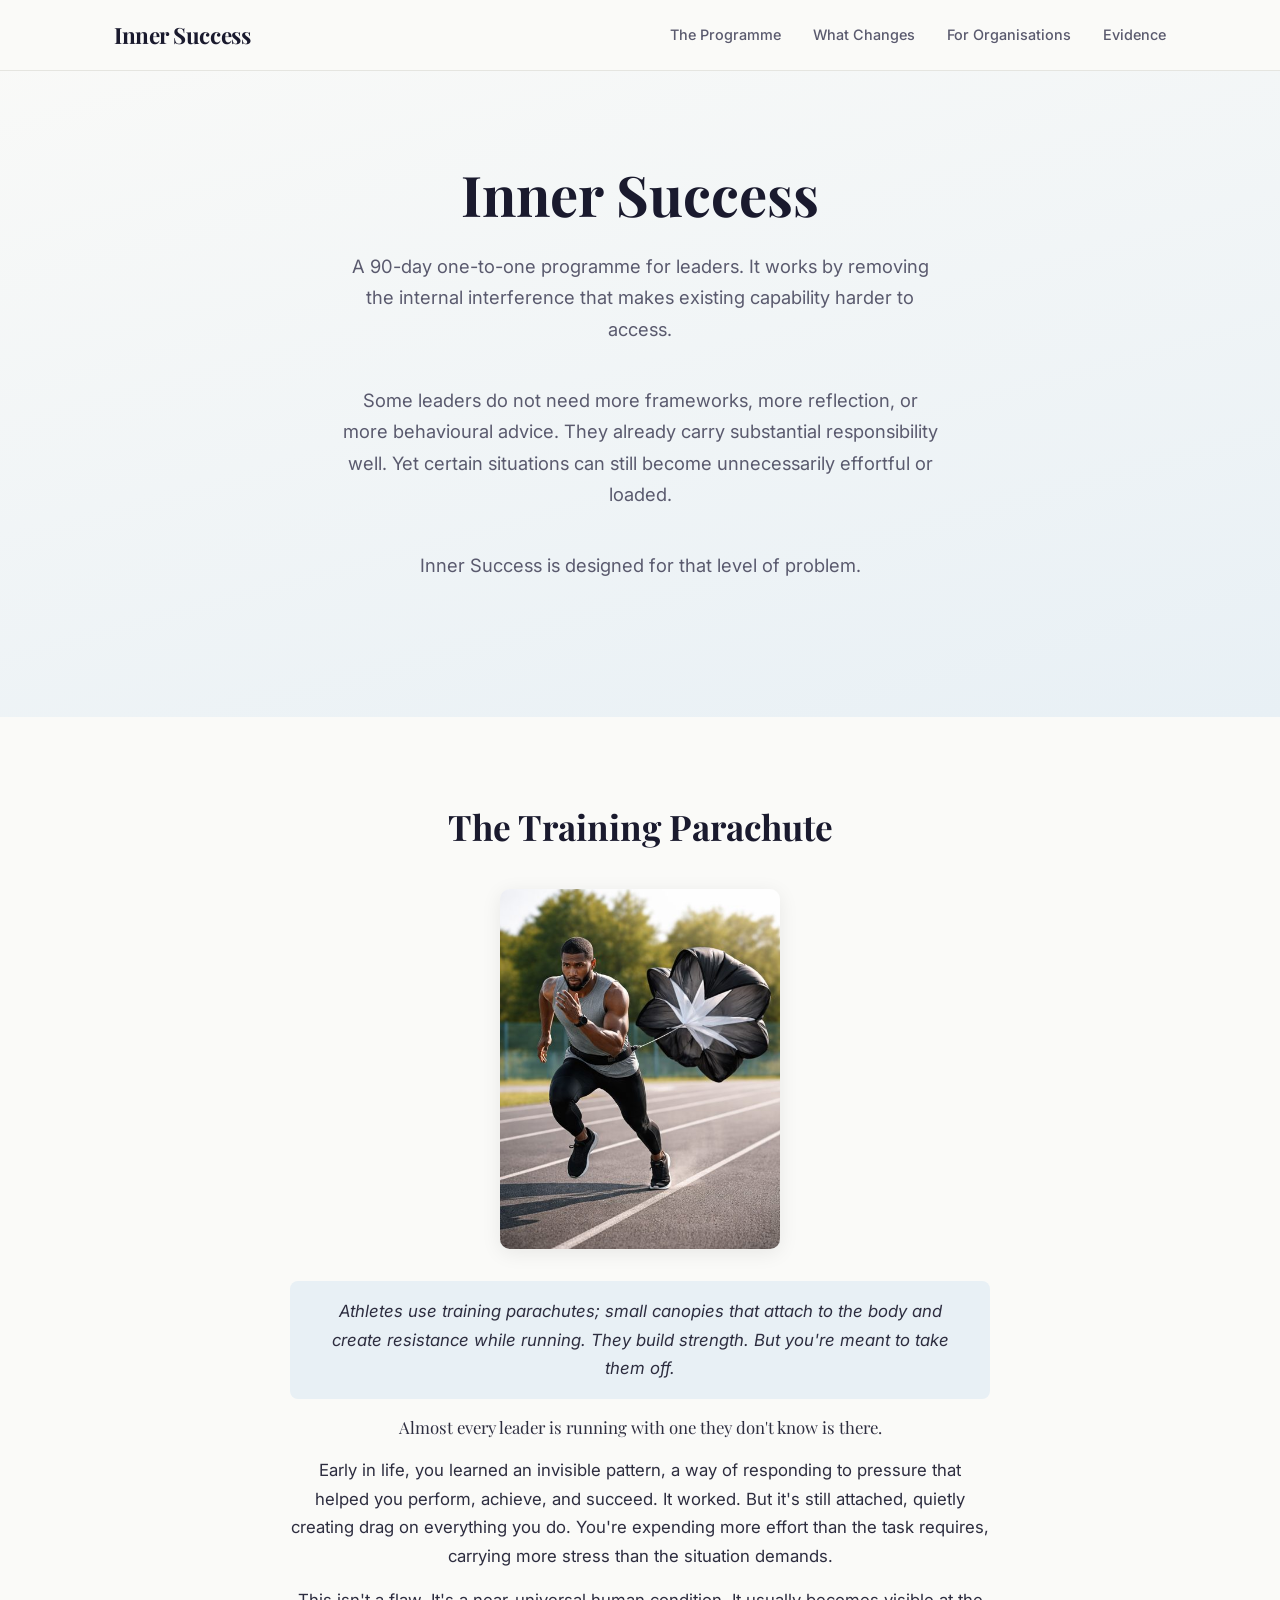
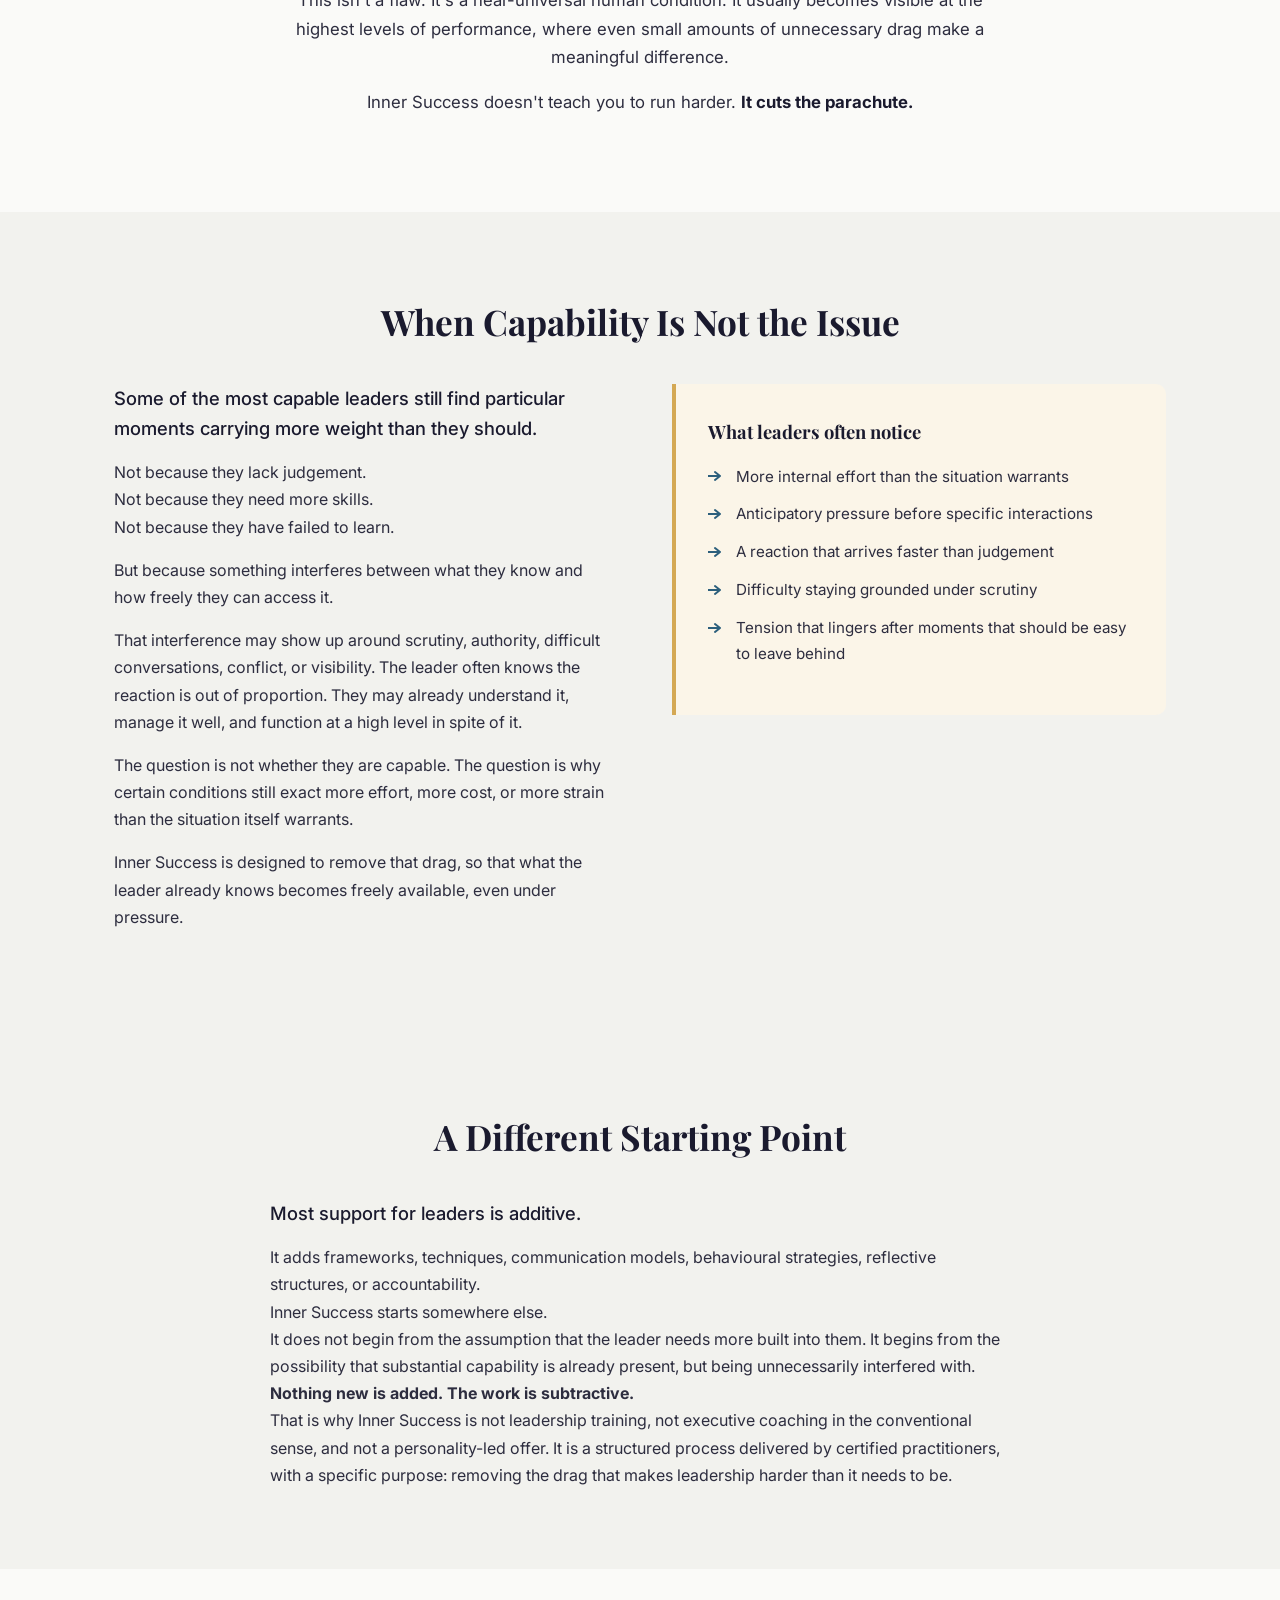
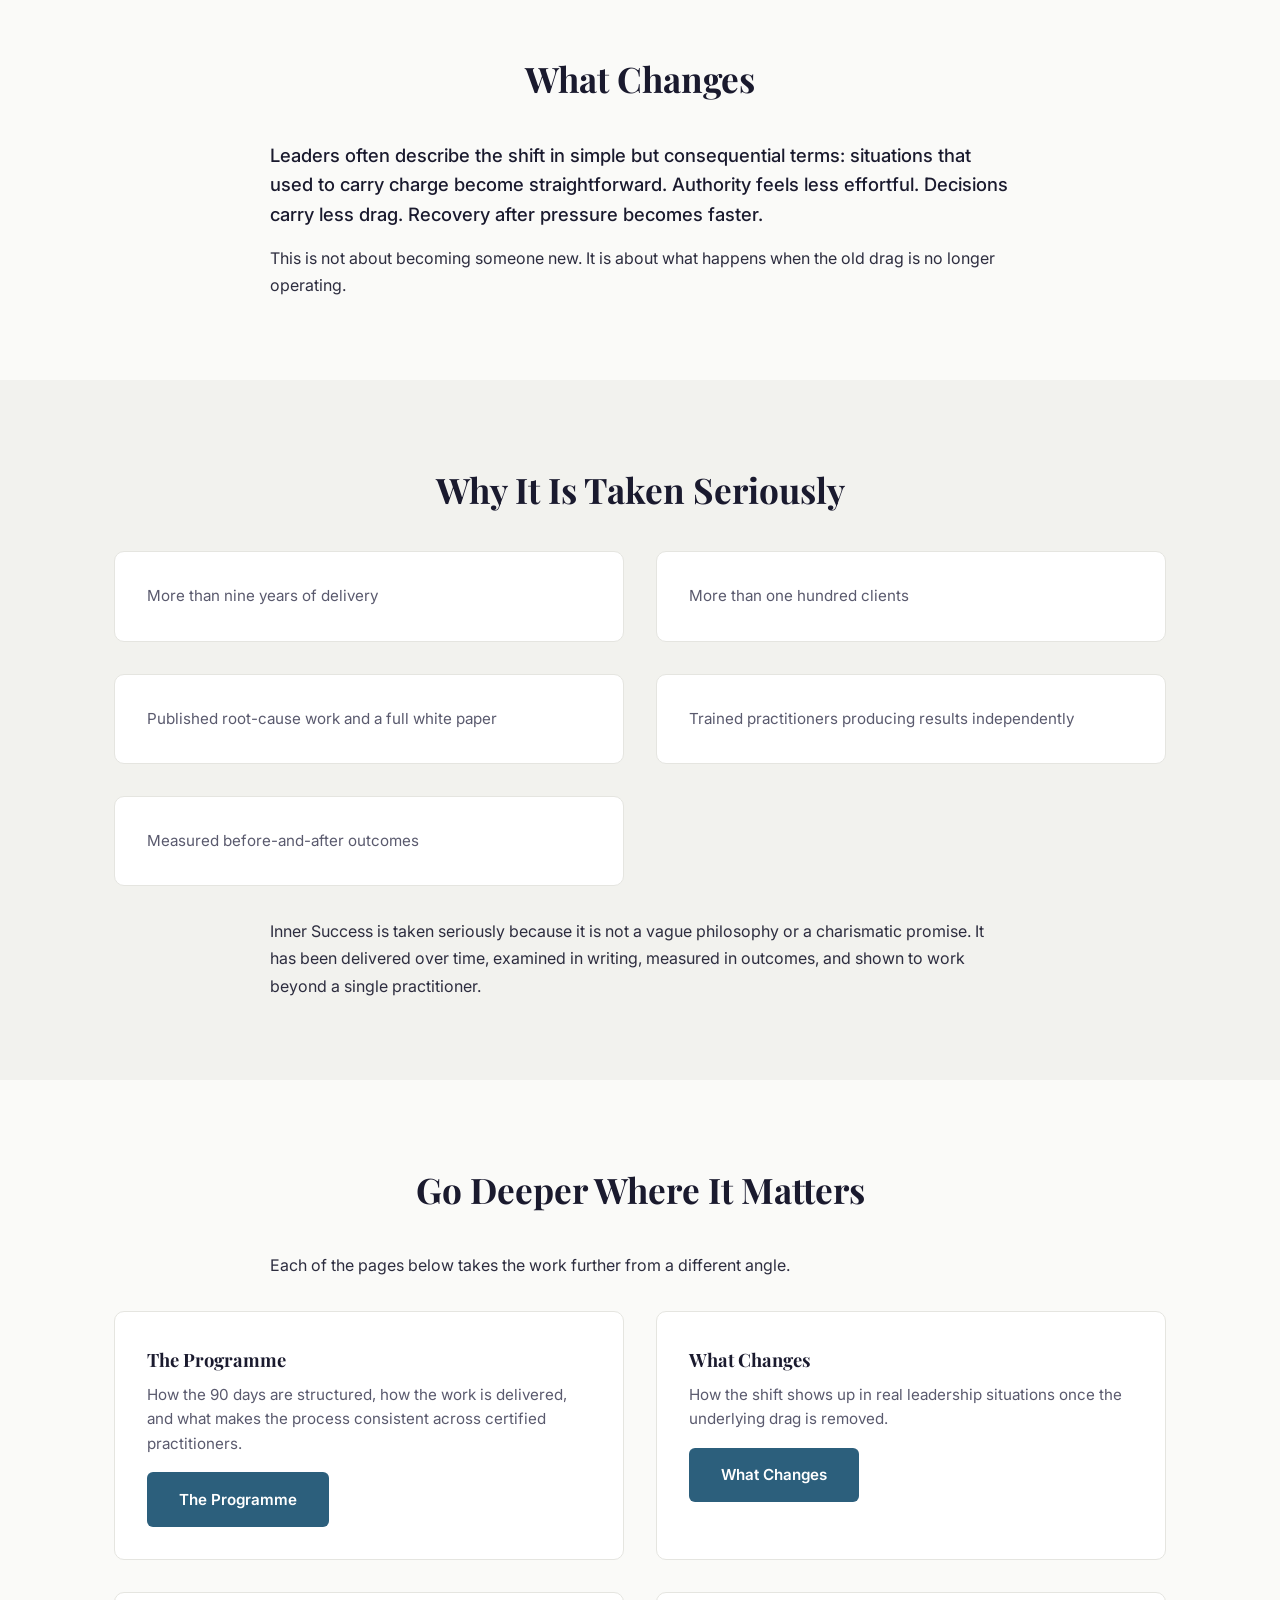
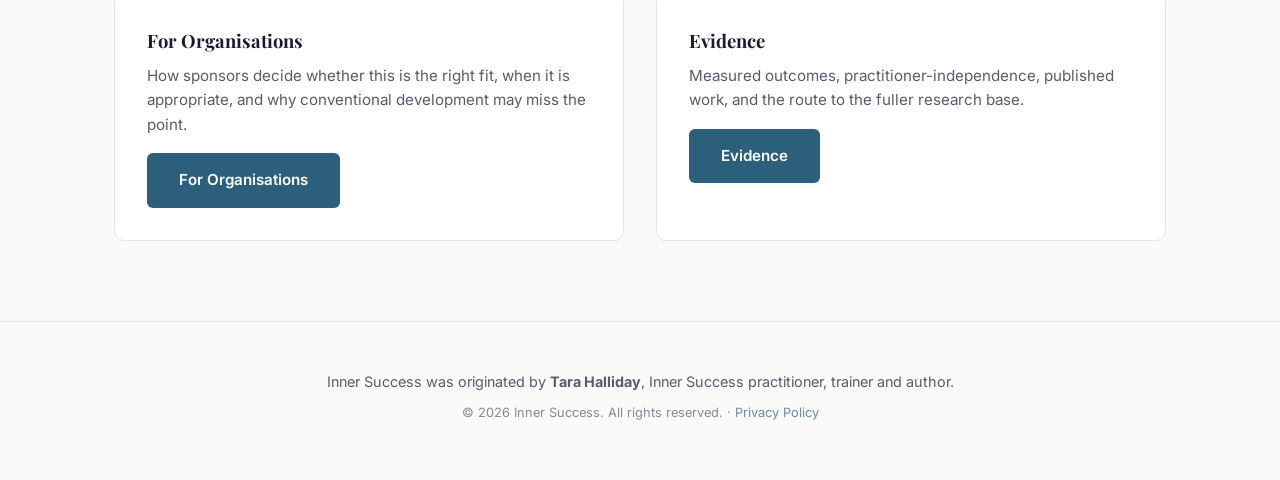
<file: index.html>
<!DOCTYPE html>
<html lang="en">
<head>
    <meta charset="UTF-8">
    <meta name="viewport" content="width=device-width, initial-scale=1.0">
    <title>Inner Success | A Programme for Leaders</title>
    <meta name="description" content="A 90-day one-to-one programme for leaders. Inner Success works by removing interference, not by adding capability. For referred leaders and those considering or approving the programme.">

    <!-- Canonical URL -->
    <link rel="canonical" href="https://innersuccess.me/">

    <!-- Favicon -->
    <link rel="icon" href="favicon.svg" type="image/svg+xml">

    <!-- Theme colour -->
    <meta name="theme-color" content="#1A1A2E">

    <!-- Open Graph -->
    <meta property="og:type" content="website">
    <meta property="og:site_name" content="Inner Success">
    <meta property="og:title" content="Inner Success | A Programme for Leaders">
    <meta property="og:description" content="A 90-day one-to-one programme for leaders. Inner Success works by removing interference, not by adding capability.">
    <meta property="og:url" content="https://innersuccess.me/">
    <meta property="og:image" content="https://innersuccess.me/images/og-image.png">
    <meta property="og:image:alt" content="Inner Success logo">
    <meta property="og:image:width" content="1200">
    <meta property="og:image:height" content="630">

    <!-- Twitter / X -->
    <meta name="twitter:card" content="summary_large_image">
    <meta name="twitter:title" content="Inner Success | A Programme for Leaders">
    <meta name="twitter:description" content="A 90-day one-to-one programme for leaders. Inner Success works by removing interference, not by adding capability.">
    <meta name="twitter:image" content="https://innersuccess.me/images/og-image.png">
    <meta name="twitter:image:alt" content="Inner Success logo">

    <link rel="preconnect" href="https://fonts.googleapis.com">
    <link rel="preconnect" href="https://fonts.gstatic.com" crossorigin>
    <link href="https://fonts.googleapis.com/css2?family=Inter:wght@400;500;600;700&family=Playfair+Display:wght@600;700&display=swap" rel="stylesheet">
    <link rel="stylesheet" href="styles.css">

    <!-- Structured Data -->
    <script type="application/ld+json">
    {
      "@context": "https://schema.org",
      "@graph": [
        {
          "@type": "Organization",
          "name": "Inner Success",
          "url": "https://innersuccess.me",
          "logo": "https://innersuccess.me/images/og-logo.png",
          "description": "A defined 90-day one-to-one process, delivered by certified practitioners, that helps leaders by removing the internal interference that makes existing capability harder to access.",
          "founder": {
            "@type": "Person",
            "name": "Tara Halliday",
            "jobTitle": "Originator of Inner Success",
            "description": "Researcher, author, and originator of the Inner Success methodology."
          },
          "contactPoint": {
            "@type": "ContactPoint",
            "email": "tara@innersuccess.me",
            "contactType": "enquiries"
          }
        },
        {
          "@type": "WebSite",
          "name": "Inner Success",
          "url": "https://innersuccess.me"
        }
      ]
    }
    </script>
</head>
<body>

    <nav class="nav">
        <div class="nav-inner">
            <a href="index.html" class="nav-logo">Inner Success</a>
            <div class="nav-links">
                <a href="programme.html" class="nav-link">The Programme</a>
                <a href="what-changes.html" class="nav-link">What Changes</a>
                <a href="organisations.html" class="nav-link">For Organisations</a>
                <a href="evidence.html" class="nav-link">Evidence</a>
            </div>
            <button class="nav-toggle" aria-label="Toggle menu">
                <span></span><span></span><span></span>
            </button>
        </div>
    </nav>

    <header class="hero">
        <div class="container">
            <h1 class="hero-title">Inner Success</h1>
            <p class="hero-subtitle">A 90-day one-to-one programme for leaders. It works by removing the internal interference that makes existing capability harder to access.</p>
            <p class="hero-subtitle">Some leaders do not need more frameworks, more reflection, or more behavioural advice. They already carry substantial responsibility well. Yet certain situations can still become unnecessarily effortful or loaded.</p>
            <p class="hero-subtitle">Inner Success is designed for that level of problem.</p>
        </div>
    </header>

    <section class="section">
        <div class="container">
            <div class="metaphor-block">
                <h2 class="section-title">The Training Parachute</h2>
                <div class="metaphor-image">
                    <img src="images/training-parachute.jpg" alt="An athlete sprinting on a track with a resistance training parachute creating drag behind them">
                </div>
                <div class="metaphor-content">
                    <p class="metaphor-explainer">Athletes use training parachutes; small canopies that attach to the body and create resistance while running. They build strength. But you're meant to take them off.</p>
                    <p class="metaphor-text">Almost every leader is running with one they don't know is there.</p>
                    <p>Early in life, you learned an invisible pattern, a way of responding to pressure that helped you perform, achieve, and succeed. It worked. But it's still attached, quietly creating drag on everything you do. You're expending more effort than the task requires, carrying more stress than the situation demands.</p>
                    <p>This isn't a flaw. It's a near-universal human condition. It usually becomes visible at the highest levels of performance, where even small amounts of unnecessary drag make a meaningful difference.</p>
                    <p>Inner Success doesn't teach you to run harder. <strong>It cuts the parachute.</strong></p>
                </div>
            </div>
        </div>
    </section>

    <section class="section section-alt">
        <div class="container">
            <h2 class="section-title">When Capability Is Not the Issue</h2>
            <div class="two-col">
                <div>
                    <p class="lead-text">Some of the most capable leaders still find particular moments carrying more weight than they should.</p>
                    <p>Not because they lack judgement.<br>Not because they need more skills.<br>Not because they have failed to learn.</p>
                    <p>But because something interferes between what they know and how freely they can access it.</p>
                    <p>That interference may show up around scrutiny, authority, difficult conversations, conflict, or visibility. The leader often knows the reaction is out of proportion. They may already understand it, manage it well, and function at a high level in spite of it.</p>
                    <p>The question is not whether they are capable. The question is why certain conditions still exact more effort, more cost, or more strain than the situation itself warrants.</p>
                    <p>Inner Success is designed to remove that drag, so that what the leader already knows becomes freely available, even under pressure.</p>
                </div>
                <div class="aside-block">
                    <h3>What leaders often notice</h3>
                    <ul class="arrow-list">
                        <li>More internal effort than the situation warrants</li>
                        <li>Anticipatory pressure before specific interactions</li>
                        <li>A reaction that arrives faster than judgement</li>
                        <li>Difficulty staying grounded under scrutiny</li>
                        <li>Tension that lingers after moments that should be easy to leave behind</li>
                    </ul>
                </div>
            </div>
        </div>
    </section>

    <section class="section section-alt">
        <div class="container">
            <h2 class="section-title">A Different Starting Point</h2>
            <p class="lead-text" style="max-width: 740px;">Most support for leaders is additive.</p>
            <p style="max-width: 740px;">It adds frameworks, techniques, communication models, behavioural strategies, reflective structures, or accountability.</p>
            <p style="max-width: 740px;">Inner Success starts somewhere else.</p>
            <p style="max-width: 740px;">It does not begin from the assumption that the leader needs more built into them. It begins from the possibility that substantial capability is already present, but being unnecessarily interfered with.</p>
            <p style="max-width: 740px;"><strong>Nothing new is added. The work is subtractive.</strong></p>
            <p style="max-width: 740px;">That is why Inner Success is not leadership training, not executive coaching in the conventional sense, and not a personality-led offer. It is a structured process delivered by certified practitioners, with a specific purpose: removing the drag that makes leadership harder than it needs to be.</p>
        </div>
    </section>

    <section class="section">
        <div class="container">
            <h2 class="section-title">What Changes</h2>
            <p class="lead-text" style="max-width: 740px;">Leaders often describe the shift in simple but consequential terms: situations that used to carry charge become straightforward. Authority feels less effortful. Decisions carry less drag. Recovery after pressure becomes faster.</p>
            <p style="max-width: 740px;">This is not about becoming someone new. It is about what happens when the old drag is no longer operating.</p>
        </div>
    </section>

    <section class="section section-alt">
        <div class="container">
            <h2 class="section-title">Why It Is Taken Seriously</h2>
            <div class="features-grid">
                <div class="feature-card">
                    <p>More than nine years of delivery</p>
                </div>
                <div class="feature-card">
                    <p>More than one hundred clients</p>
                </div>
                <div class="feature-card">
                    <p>Published root-cause work and a full white paper</p>
                </div>
                <div class="feature-card">
                    <p>Trained practitioners producing results independently</p>
                </div>
                <div class="feature-card">
                    <p>Measured before-and-after outcomes</p>
                </div>
            </div>
            <p style="max-width: 740px; margin-top: 2rem;">Inner Success is taken seriously because it is not a vague philosophy or a charismatic promise. It has been delivered over time, examined in writing, measured in outcomes, and shown to work beyond a single practitioner.</p>
        </div>
    </section>

    <section class="section">
        <div class="container">
            <h2 class="section-title">Go Deeper Where It Matters</h2>
            <p style="max-width: 740px; margin-bottom: 2rem;">Each of the pages below takes the work further from a different angle.</p>
            <div class="features-grid">
                <div class="feature-card">
                    <h3>The Programme</h3>
                    <p>How the 90 days are structured, how the work is delivered, and what makes the process consistent across certified practitioners.</p>
                    <a href="programme.html" class="btn btn-primary" style="margin-top: 1rem;">The Programme</a>
                </div>
                <div class="feature-card">
                    <h3>What Changes</h3>
                    <p>How the shift shows up in real leadership situations once the underlying drag is removed.</p>
                    <a href="what-changes.html" class="btn btn-primary" style="margin-top: 1rem;">What Changes</a>
                </div>
                <div class="feature-card">
                    <h3>For Organisations</h3>
                    <p>How sponsors decide whether this is the right fit, when it is appropriate, and why conventional development may miss the point.</p>
                    <a href="organisations.html" class="btn btn-primary" style="margin-top: 1rem;">For Organisations</a>
                </div>
                <div class="feature-card">
                    <h3>Evidence</h3>
                    <p>Measured outcomes, practitioner-independence, published work, and the route to the fuller research base.</p>
                    <a href="evidence.html" class="btn btn-primary" style="margin-top: 1rem;">Evidence</a>
                </div>
            </div>
        </div>
    </section>

    <footer class="footer">
        <div class="container footer-inner">
            <p>Inner Success was originated by <strong>Tara Halliday</strong>, Inner Success practitioner, trainer and author.</p>
            <p class="footer-small">&copy; 2026 Inner Success. All rights reserved. &middot; <a href="privacy.html">Privacy Policy</a></p>
        </div>
    </footer>

    <script src="script.js"></script>
</body>
</html>
</file>
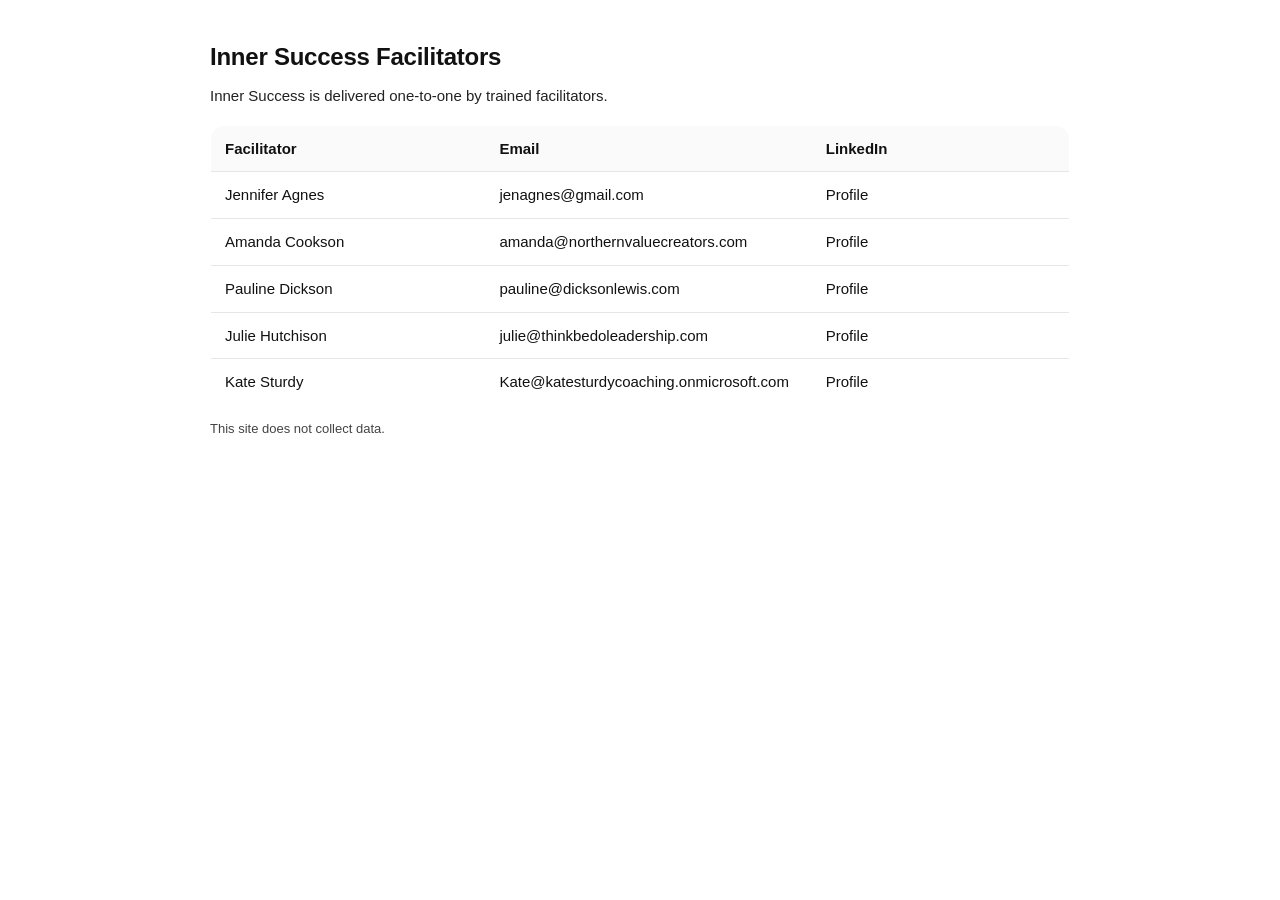
<file: facilitators/index.html>
<!doctype html>
<html lang="en">
<head>
  <meta charset="utf-8">
  <meta name="viewport" content="width=device-width, initial-scale=1">
  <meta name="robots" content="noindex, nofollow, noarchive">
  <title>Inner Success Facilitators</title>

  <style>
    body{
      font-family:-apple-system,BlinkMacSystemFont,"Segoe UI",Roboto,Arial,sans-serif;
      color:#111;
      background:#fff;
      margin:0;
      padding:40px 18px;
      line-height:1.45;
    }
    .wrap{ max-width:860px; margin:0 auto; }
    h1{
      font-size:24px;
      margin:0 0 10px;
      letter-spacing:-0.01em;
    }
    p{
      margin:0 0 18px;
      color:#222;
      font-size:15px;
      max-width: 760px;
    }
    table{
      width:100%;
      border-collapse:collapse;
      border:1px solid #e6e6e6;
      border-radius:14px;
      overflow:hidden;
    }
    th, td{
      text-align:left;
      padding:12px 14px;
      border-bottom:1px solid #e6e6e6;
      vertical-align:top;
      font-size:15px;
    }
    th{
      background:#fafafa;
      font-weight:600;
    }
    tr:last-child td{ border-bottom:none; }
    a{ color:#111; text-decoration:none; }
    a:hover{ text-decoration:underline; }
    .small{ font-size:13px; color:#444; }
  </style>
</head>

<body>
  <div class="wrap">
    <h1>Inner Success Facilitators</h1>
    <p>
      Inner Success is delivered one-to-one by trained facilitators.
    </p>

    <table aria-label="Inner Success facilitators directory">
      <thead>
        <tr>
          <th style="width:32%;">Facilitator</th>
          <th style="width:38%;">Email</th>
          <th style="width:30%;">LinkedIn</th>
        </tr>
      </thead>
      <tbody>
        <tr>
          <td>Jennifer Agnes</td>
          <td><a href="mailto:jenagnes@gmail.com">jenagnes@gmail.com</a></td>
          <td><a href="https://www.linkedin.com/in/jagnes/" target="_blank" rel="noopener">Profile</a></td>
        </tr>
        <tr>
          <td>Amanda Cookson</td>
          <td><a href="mailto:amanda@northernvaluecreators.com">amanda@northernvaluecreators.com</a></td>
          <td><a href="https://www.linkedin.com/in/amandacookson/" target="_blank" rel="noopener">Profile</a></td>
        </tr>
        <tr>
          <td>Pauline Dickson</td>
          <td><a href="mailto:pauline@dicksonlewis.com">pauline@dicksonlewis.com</a></td>
          <td><a href="https://www.linkedin.com/in/paulinedickson/" target="_blank" rel="noopener">Profile</a></td>
        </tr>
        <tr>
          <td>Julie Hutchison</td>
          <td><a href="mailto:julie@thinkbedoleadership.com">julie@thinkbedoleadership.com</a></td>
          <td><a href="https://www.linkedin.com/in/julie-hutchison-leadership-softskills-peopleskills-coach-team-communication-conflictresolution/" target="_blank" rel="noopener">Profile</a></td>
        </tr>
        <tr>
          <td>Kate Sturdy</td>
          <td><a href="mailto:Kate@katesturdycoaching.onmicrosoft.com">Kate@katesturdycoaching.onmicrosoft.com</a></td>
          <td><a href="https://www.linkedin.com/in/kate-sturdy-coaching/" target="_blank" rel="noopener">Profile</a></td>
        </tr>
      </tbody>
    </table>

    <p class="small" style="margin-top:14px;">
      This site does not collect data.
    </p>
  </div>
</body>
</html>
</file>
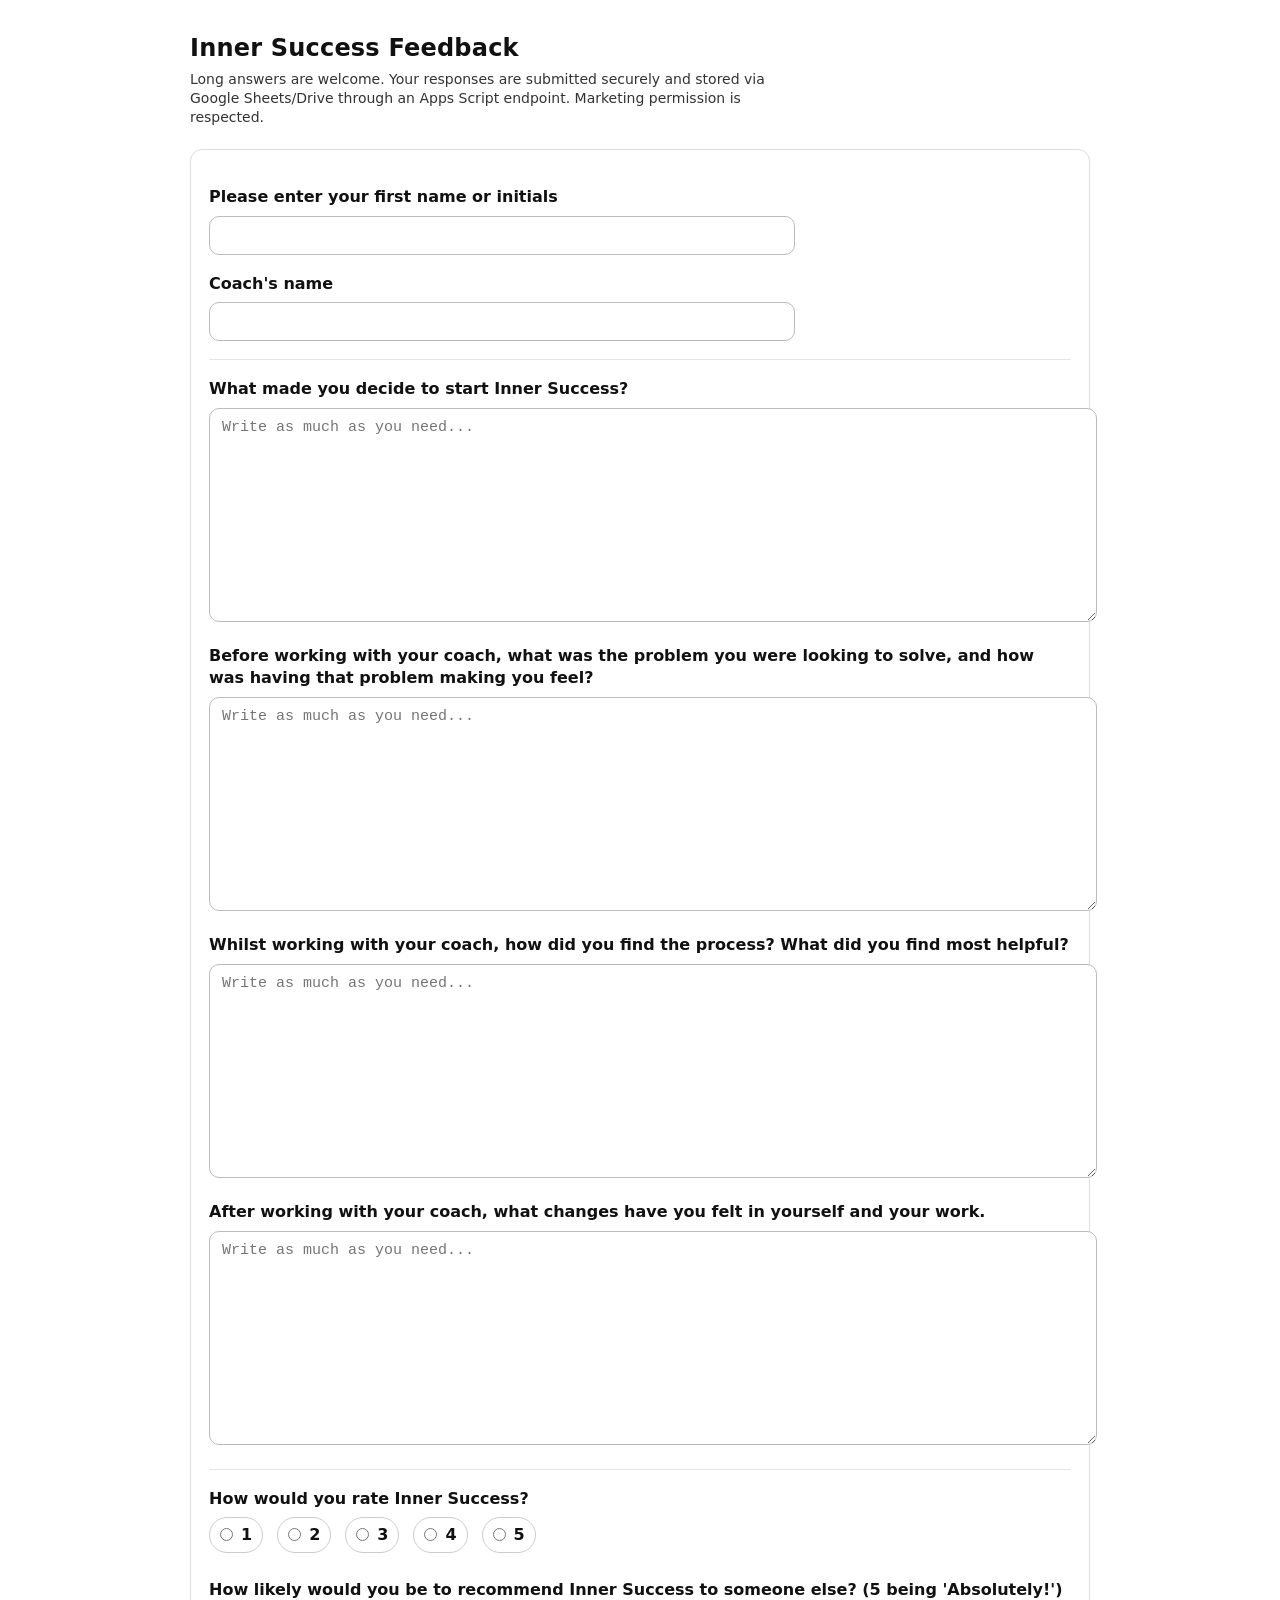
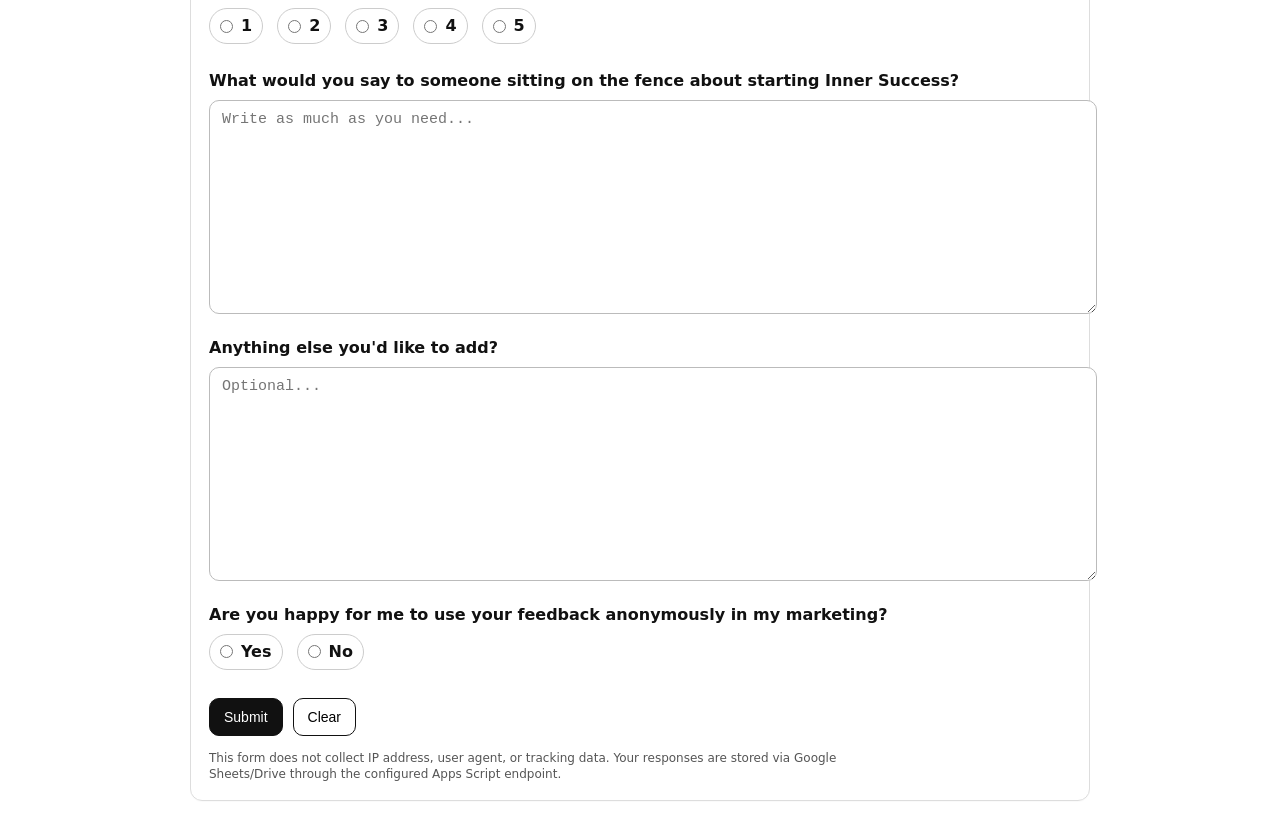
<file: feedback_form/index.html>
<!doctype html>
<html lang="en">
<head>
  <meta charset="utf-8" />
  <meta name="viewport" content="width=device-width,initial-scale=1" />
  <title>Inner Success Feedback</title>
  <style>
    :root {
      font-family: system-ui, -apple-system, Segoe UI, Roboto, Arial, sans-serif;
      line-height: 1.35;
      color: #111;
    }
    body {
      max-width: 900px;
      margin: 32px auto;
      padding: 0 16px;
      background: #fff;
    }
    h1 {
      font-size: 24px;
      margin: 0 0 6px;
      font-weight: 700;
      letter-spacing: 0.2px;
    }
    .sub {
      margin: 0 0 22px;
      color: #333;
      font-size: 14px;
      max-width: 70ch;
    }
    .card {
      border: 1px solid #ddd;
      border-radius: 12px;
      padding: 18px;
      box-shadow: 0 1px 0 rgba(0,0,0,0.02);
    }
    .field { margin: 18px 0; }
    label {
      display: block;
      font-weight: 650;
      margin: 0 0 8px;
    }
    input[type="text"]{
      width: 100%;
      max-width: 560px;
      padding: 10px 12px;
      font-size: 15px;
      border: 1px solid #bbb;
      border-radius: 10px;
    }
    textarea{
      width: 100%;
      min-height: 170px;
      padding: 10px 12px;
      font-size: 15px;
      border: 1px solid #bbb;
      border-radius: 10px;
      resize: vertical;
    }
    .compact textarea { min-height: 120px; }
    .hint {
      font-size: 13px;
      color: #444;
      margin-top: 8px;
      max-width: 75ch;
    }
    .error {
      display: none;
      margin-top: 8px;
      color: #b00020;
      font-size: 13px;
      font-weight: 600;
    }
    .radio-row {
      display: flex;
      gap: 14px;
      flex-wrap: wrap;
      align-items: center;
    }
    .radio {
      display: inline-flex;
      align-items: center;
      gap: 8px;
      padding: 6px 10px;
      border: 1px solid #ccc;
      border-radius: 999px;
      user-select: none;
    }
    .radio input { margin: 0; }
    .divider {
      height: 1px;
      background: #e6e6e6;
      margin: 18px 0;
    }
    .actions {
      display: flex;
      gap: 10px;
      flex-wrap: wrap;
      margin-top: 20px;
      align-items: center;
    }
    button {
      padding: 10px 14px;
      font-size: 14px;
      border-radius: 10px;
      border: 1px solid #111;
      background: #fff;
      cursor: pointer;
    }
    button.primary {
      background: #111;
      color: #fff;
    }
    button:disabled {
      opacity: 0.6;
      cursor: not-allowed;
    }
    .status {
      font-size: 13px;
      color: #333;
    }
    .privacy {
      margin-top: 14px;
      font-size: 12px;
      color: #555;
      max-width: 85ch;
    }
    .hidden { display: none; }

    /* Confirmation view */
    .confirm h2 {
      margin: 0 0 10px;
      font-size: 18px;
    }
    .confirm p {
      margin: 0 0 12px;
      color: #333;
      font-size: 14px;
      max-width: 75ch;
    }
  </style>
</head>
<body>
  <h1>Inner Success Feedback</h1>
  <p class="sub">Long answers are welcome. Your responses are submitted securely and stored via Google Sheets/Drive through an Apps Script endpoint. Marketing permission is respected.</p>

  <div class="card" id="formView">
    <form id="feedbackForm" novalidate>
      <div class="field">
        <label for="name">Please enter your first name or initials</label>
        <input id="name" name="name" type="text" autocomplete="name" required />
        <div class="error" id="err-name">Please enter your first name or initials.</div>
      </div>

      <div class="field">
        <label for="coach">Coach's name</label>
        <input id="coach" name="coach" type="text" />
        <div class="error" id="err-coach">Please enter your coach's name.</div>
      </div>

      <div class="divider"></div>

      <div class="field">
        <label for="decide">What made you decide to start Inner Success?</label>
        <textarea id="decide" name="decide" placeholder="Write as much as you need..."></textarea>
        <div class="error" id="err-decide">Please answer this question.</div>
      </div>

      <div class="field">
        <label for="before">Before working with your coach, what was the problem you were looking to solve, and how was having that problem making you feel?</label>
        <textarea id="before" name="before" placeholder="Write as much as you need..."></textarea>
        <div class="error" id="err-before">Please answer this question.</div>
      </div>

      <div class="field">
        <label for="process">Whilst working with your coach, how did you find the process? What did you find most helpful?</label>
        <textarea id="process" name="process" placeholder="Write as much as you need..."></textarea>
        <div class="error" id="err-process">Please answer this question.</div>
      </div>

      <div class="field">
        <label for="after">After working with your coach, what changes have you felt in yourself and your work.</label>
        <textarea id="after" name="after" placeholder="Write as much as you need..."></textarea>
        <div class="error" id="err-after">Please answer this question.</div>
      </div>

      <div class="divider"></div>

      <div class="field">
        <label>How would you rate Inner Success?</label>
        <div class="radio-row" role="radiogroup" aria-label="Inner Success rating out of 5">
          <label class="radio"><input type="radio" name="rating" value="1" /> 1</label>
          <label class="radio"><input type="radio" name="rating" value="2" /> 2</label>
          <label class="radio"><input type="radio" name="rating" value="3" /> 3</label>
          <label class="radio"><input type="radio" name="rating" value="4" /> 4</label>
          <label class="radio"><input type="radio" name="rating" value="5" /> 5</label>
        </div>
        <div class="error" id="err-rating">Please choose a score from 1 to 5.</div>
      </div>

      <div class="field compact hidden" id="fiveStarField">
        <label for="makeFive">What would have made it 5 stars for you?</label>
        <textarea id="makeFive" name="makeFive" placeholder="Only shown if you didn't choose 5..."></textarea>
        <div class="error" id="err-makeFive">Please answer this question (or change your rating to 5).</div>
      </div>

      <div class="field">
        <label>How likely would you be to recommend Inner Success to someone else? (5 being 'Absolutely!')</label>
        <div class="radio-row" role="radiogroup" aria-label="Likelihood to recommend out of 5">
          <label class="radio"><input type="radio" name="recommend" value="1" /> 1</label>
          <label class="radio"><input type="radio" name="recommend" value="2" /> 2</label>
          <label class="radio"><input type="radio" name="recommend" value="3" /> 3</label>
          <label class="radio"><input type="radio" name="recommend" value="4" /> 4</label>
          <label class="radio"><input type="radio" name="recommend" value="5" /> 5</label>
        </div>
        <div class="error" id="err-recommend">Please choose a score from 1 to 5.</div>
      </div>

      <div class="field">
        <label for="fence">What would you say to someone sitting on the fence about starting Inner Success?</label>
        <textarea id="fence" name="fence" placeholder="Write as much as you need..."></textarea>
        <div class="error" id="err-fence">Please answer this question.</div>
      </div>

      <div class="field">
        <label for="anything">Anything else you'd like to add?</label>
        <textarea id="anything" name="anything" placeholder="Optional..."></textarea>
      </div>

      <div class="field">
        <label>Are you happy for me to use your feedback anonymously in my marketing?</label>
        <div class="radio-row" role="radiogroup" aria-label="Marketing consent">
          <label class="radio"><input type="radio" name="marketing" value="Yes" /> Yes</label>
          <label class="radio"><input type="radio" name="marketing" value="No" /> No</label>
        </div>
        <div class="error" id="err-marketing">Please select Yes or No.</div>
      </div>

      <div class="actions">
        <button class="primary" id="submitBtn" type="submit">Submit</button>
        <button type="button" id="clearBtn">Clear</button>
        <span class="status" id="statusText" aria-live="polite"></span>
      </div>

      <div class="privacy">
        This form does not collect IP address, user agent, or tracking data. Your responses are stored via Google Sheets/Drive through the configured Apps Script endpoint.
      </div>
    </form>
  </div>

  <div class="card confirm hidden" id="confirmView">
    <h2>Thank you. Your feedback has been submitted.</h2>
    <p>You can close this page now, or submit another response.</p>
    <div class="actions">
      <button class="primary" id="anotherBtn" type="button">Submit another response</button>
    </div>
  </div>

  <script>
    /**
     * CONFIG
     * Replace this with your deployed Google Apps Script Web App URL.
     * Example:
     * const GAS_ENDPOINT_URL = "https://script.google.com/macros/s/AKfycb.../exec";
     */
    const GAS_ENDPOINT_URL = "https://script.google.com/a/macros/completesuccess.co.uk/s/AKfycbyJeNJhw_6pEVxNyYrabtXN5cM6OEYEN8YXcDk9i1ijj2_K3HaEzQxwoU4FJOI7-Eo/exec";

    // Track when the user first starts (per your removed system fields, only Submit Date is exported)
    // Keeping this only for potential debugging; not included in payload.
    const pageLoadedAt = new Date();

    const formView = document.getElementById("formView");
    const confirmView = document.getElementById("confirmView");
    const form = document.getElementById("feedbackForm");
    const submitBtn = document.getElementById("submitBtn");
    const clearBtn = document.getElementById("clearBtn");
    const statusText = document.getElementById("statusText");

    const fiveStarField = document.getElementById("fiveStarField");
    const makeFiveEl = document.getElementById("makeFive");

    function $(id){ return document.getElementById(id); }
    function showError(id){ $(id).style.display = "block"; }
    function hideError(id){ $(id).style.display = "none"; }

    function autosize(el){
      el.style.height = "auto";
      el.style.height = (el.scrollHeight + 2) + "px";
    }
    document.querySelectorAll("textarea").forEach(t => {
      t.addEventListener("input", () => autosize(t));
      autosize(t);
    });

    function getRadioValue(name){
      const el = form.querySelector(`input[name="${name}"]:checked`);
      return el ? el.value : "";
    }

    function toggleFiveStar(){
      const rating = getRadioValue("rating");
      if (rating && rating !== "5") {
        fiveStarField.classList.remove("hidden");
      } else {
        fiveStarField.classList.add("hidden");
        makeFiveEl.value = "";
        autosize(makeFiveEl);
        hideError("err-makeFive");
      }
    }
    form.querySelectorAll('input[name="rating"]').forEach(r => r.addEventListener("change", toggleFiveStar));
    toggleFiveStar();

    function isoUtcNow(){
      return new Date().toISOString();
    }

    function buildPayload(){
      const name = $("name").value.trim();
      const coach = $("coach").value.trim();

      const decide = $("decide").value.trim();
      const before = $("before").value.trim();
      const process = $("process").value.trim();
      const after = $("after").value.trim();

      const rating = getRadioValue("rating");
      const makeFive = makeFiveEl.value.trim();

      const recommend = getRadioValue("recommend");
      const fence = $("fence").value.trim();
      const anything = $("anything").value.trim();

      const marketing = getRadioValue("marketing");
      const submitDateUtc = isoUtcNow();

      // Legacy row must match exact keys and order
      const legacyRow = {
        "#": "",
        "Please enter your first name or initials": name,
        "Coach's name": coach,
        "What made you decide to start Inner Success?": decide,
        "Before working with your coach, what was the problem you were looking to solve, and how was having that problem making you feel?": before,
        "Whilst working with your coach, how did you find the process? What did you find most helpful?": process,
        "After working with your coach, what changes have you felt in yourself and your work.": after,
        "How would you rate Inner Success?": rating,
        "What would have made it 5 stars for you?": (rating && rating !== "5") ? makeFive : "",
        "How likely would you be to recommend Inner Success to someone else? (5 being 'Absolutely!')": recommend,
        "What would you say to someone sitting on the fence about starting Inner Success?": fence,
        "Anything else you'd like to add?": anything,
        "Are you happy for me to use your feedback anonymously in my marketing?": marketing,
        "Response Type": "GitHub Form",
        "Submit Date (UTC)": submitDateUtc
      };

      // Coach name included in payload, not in legacyRow unless you later choose to add it
      return {
        coachName: coach,
        legacyRow
      };
    }

    function validate(payload){
      let ok = true;

      const legacy = payload.legacyRow;

      if (!legacy["Please enter your first name or initials"]) { showError("err-name"); ok = false; }
      else hideError("err-name");

      if (!payload.coachName) { showError("err-coach"); ok = false; }
      else hideError("err-coach");

      if (!legacy["What made you decide to start Inner Success?"]) { showError("err-decide"); ok = false; }
      else hideError("err-decide");

      if (!legacy["Before working with your coach, what was the problem you were looking to solve, and how was having that problem making you feel?"]) { showError("err-before"); ok = false; }
      else hideError("err-before");

      if (!legacy["Whilst working with your coach, how did you find the process? What did you find most helpful?"]) { showError("err-process"); ok = false; }
      else hideError("err-process");

      if (!legacy["After working with your coach, what changes have you felt in yourself and your work."]) { showError("err-after"); ok = false; }
      else hideError("err-after");

      const rating = legacy["How would you rate Inner Success?"];
      if (!rating) { showError("err-rating"); ok = false; }
      else hideError("err-rating");

      if (rating && rating !== "5") {
        if (!legacy["What would have made it 5 stars for you?"]) { showError("err-makeFive"); ok = false; }
        else hideError("err-makeFive");
      }

      const recommend = legacy["How likely would you be to recommend Inner Success to someone else? (5 being 'Absolutely!')"];
      if (!recommend) { showError("err-recommend"); ok = false; }
      else hideError("err-recommend");

      if (!legacy["What would you say to someone sitting on the fence about starting Inner Success?"]) { showError("err-fence"); ok = false; }
      else hideError("err-fence");

      const marketing = legacy["Are you happy for me to use your feedback anonymously in my marketing?"];
      if (!marketing) { showError("err-marketing"); ok = false; }
      else hideError("err-marketing");

      return ok;
    }

    function setSubmitting(isSubmitting){
      submitBtn.disabled = isSubmitting;
      clearBtn.disabled = isSubmitting;
      statusText.textContent = isSubmitting ? "Submitting..." : "";
    }

    function showSuccess(){
      formView.classList.add("hidden");
      confirmView.classList.remove("hidden");
      window.scrollTo({ top: 0, behavior: "smooth" });
    }

    function showFailure(message){
      statusText.textContent = message;
    }

    function resetForm(){
      form.reset();
      makeFiveEl.value = "";
      toggleFiveStar();
      document.querySelectorAll(".error").forEach(e => e.style.display = "none");
      statusText.textContent = "";
      document.querySelectorAll("textarea").forEach(t => autosize(t));
    }

    clearBtn.addEventListener("click", resetForm);

    document.getElementById("anotherBtn").addEventListener("click", () => {
      confirmView.classList.add("hidden");
      formView.classList.remove("hidden");
      resetForm();
    });

    form.addEventListener("submit", async (e) => {
      e.preventDefault();

      if (!GAS_ENDPOINT_URL || GAS_ENDPOINT_URL.includes("PASTE_YOUR_GOOGLE_APPS_SCRIPT_WEB_APP_URL_HERE")) {
        showFailure("Configuration error: GAS_ENDPOINT_URL is not set.");
        return;
      }

      toggleFiveStar();
      const payload = buildPayload();

      if (!validate(payload)) return;

      setSubmitting(true);
      showFailure("");

      try {
        const res = await fetch(GAS_ENDPOINT_URL, {
          method: "POST",
          body: JSON.stringify(payload)
        });

        // Apps Script sometimes returns 200 with text; treat non-2xx as failure
        const text = await res.text();

        if (!res.ok) {
          throw new Error(`Server returned ${res.status}. ${text || ""}`.trim());
        }

        // Optional: if backend returns JSON, attempt to parse, but not required.
        // We don't require IDs/dates from backend, so success is enough.
        showSuccess();
        resetForm();
      } catch (err) {
        showFailure("Submission failed. Please try again. If it keeps failing, contact Tara and share that you saw an error submitting the form.");
        console.error(err);
      } finally {
        setSubmitting(false);
      }
    });
  </script>
</body>
</html>
</file>
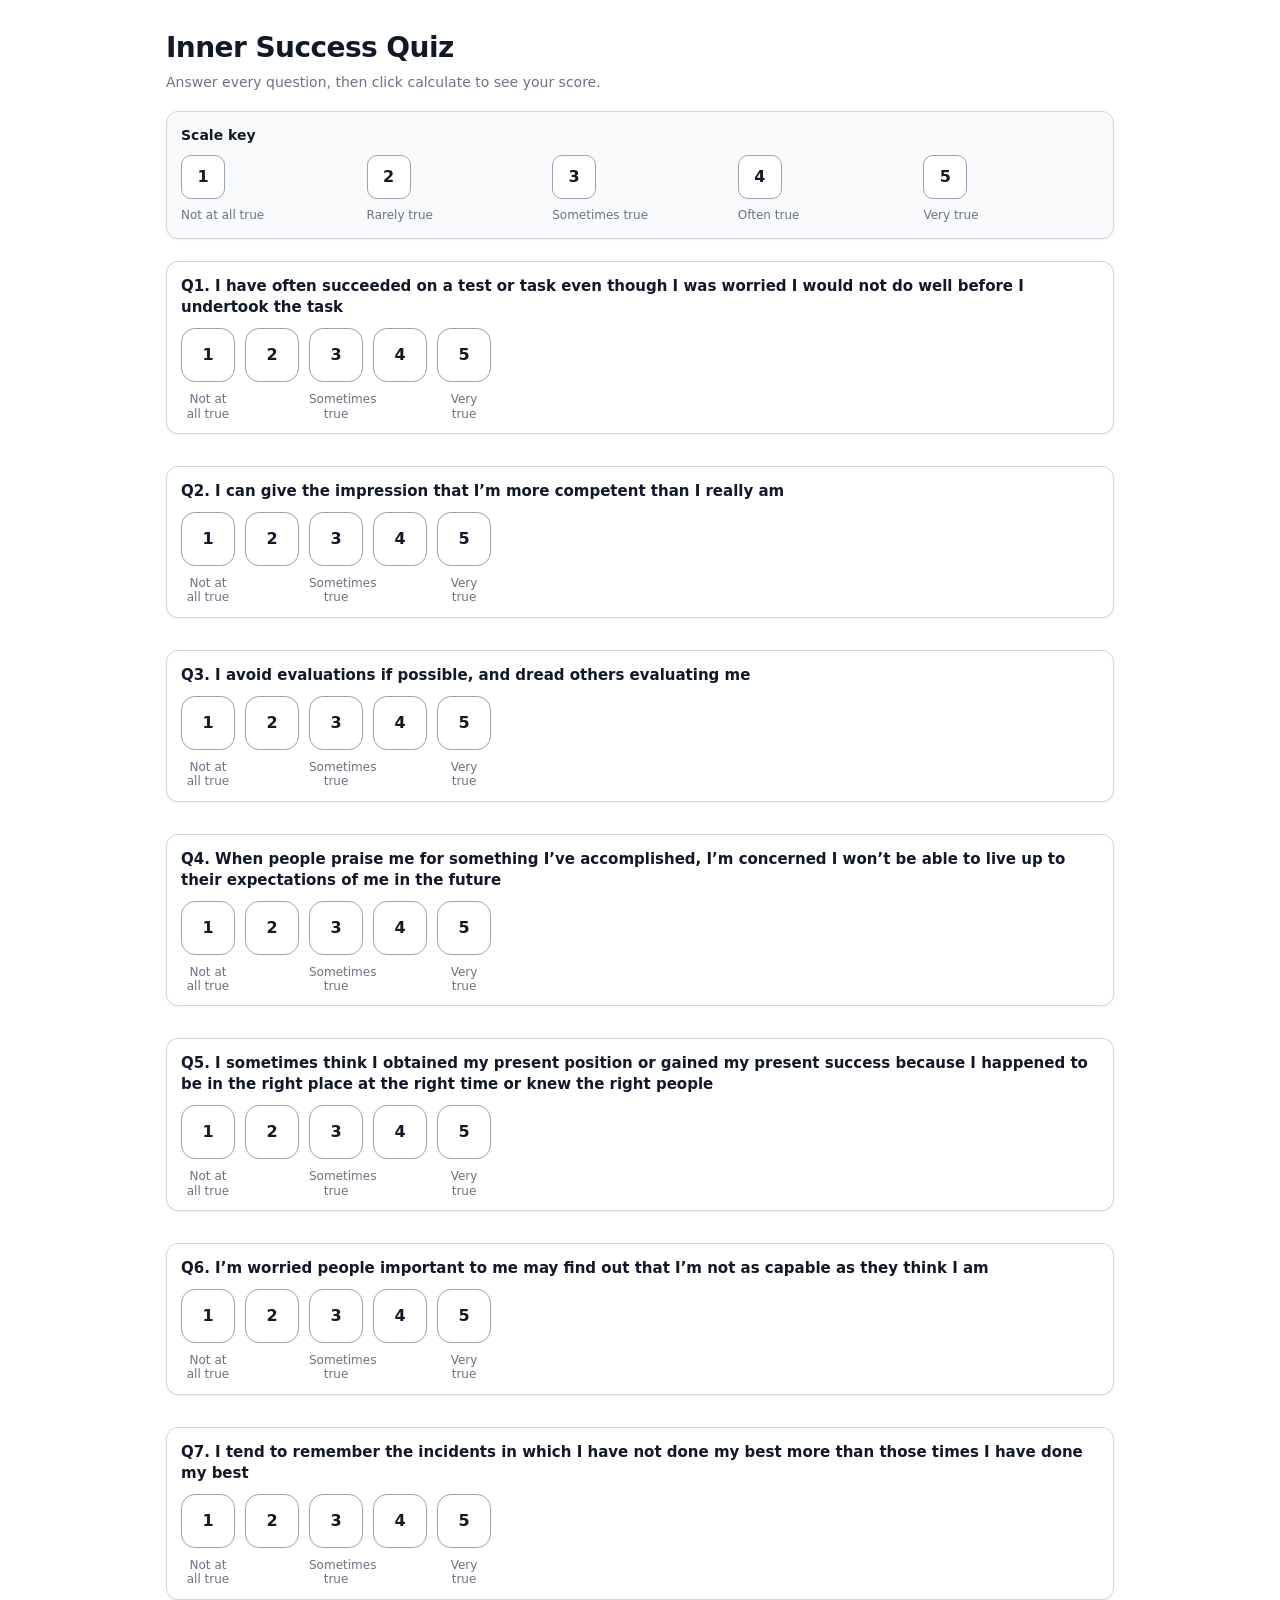
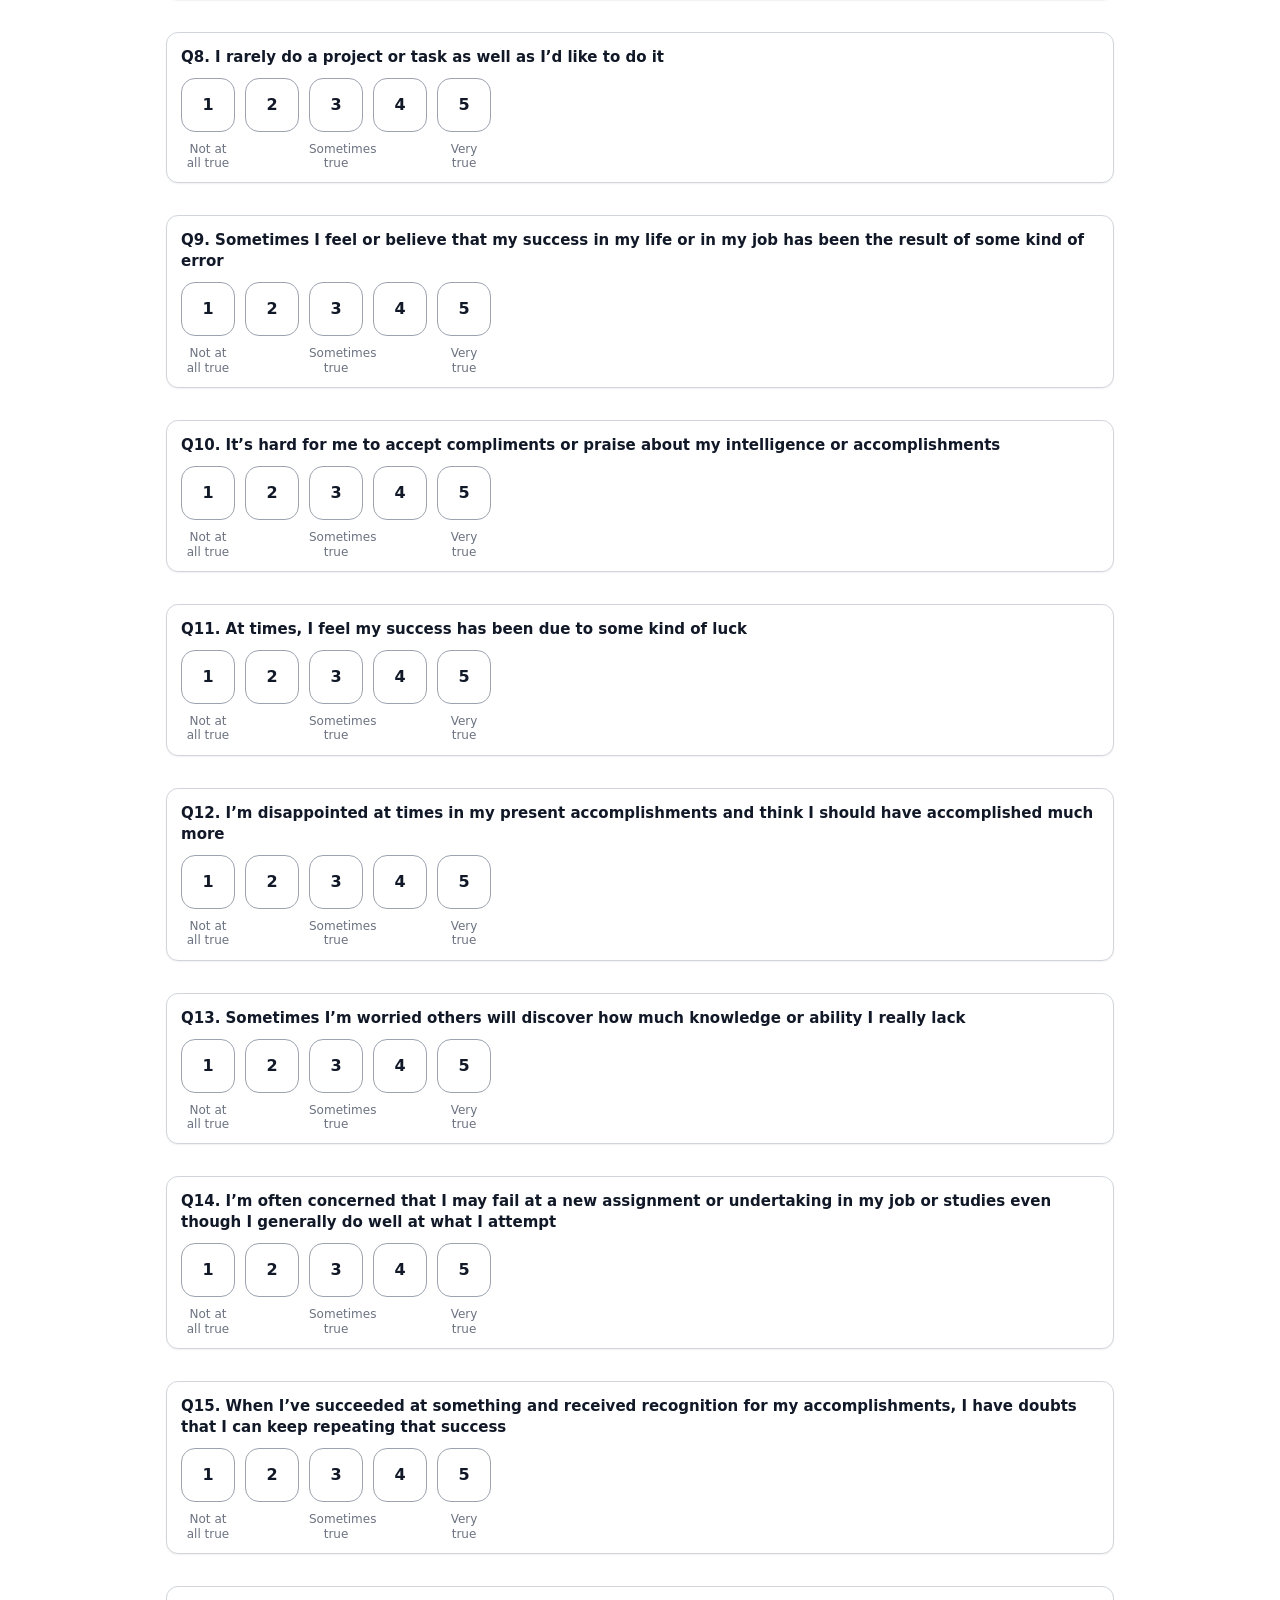
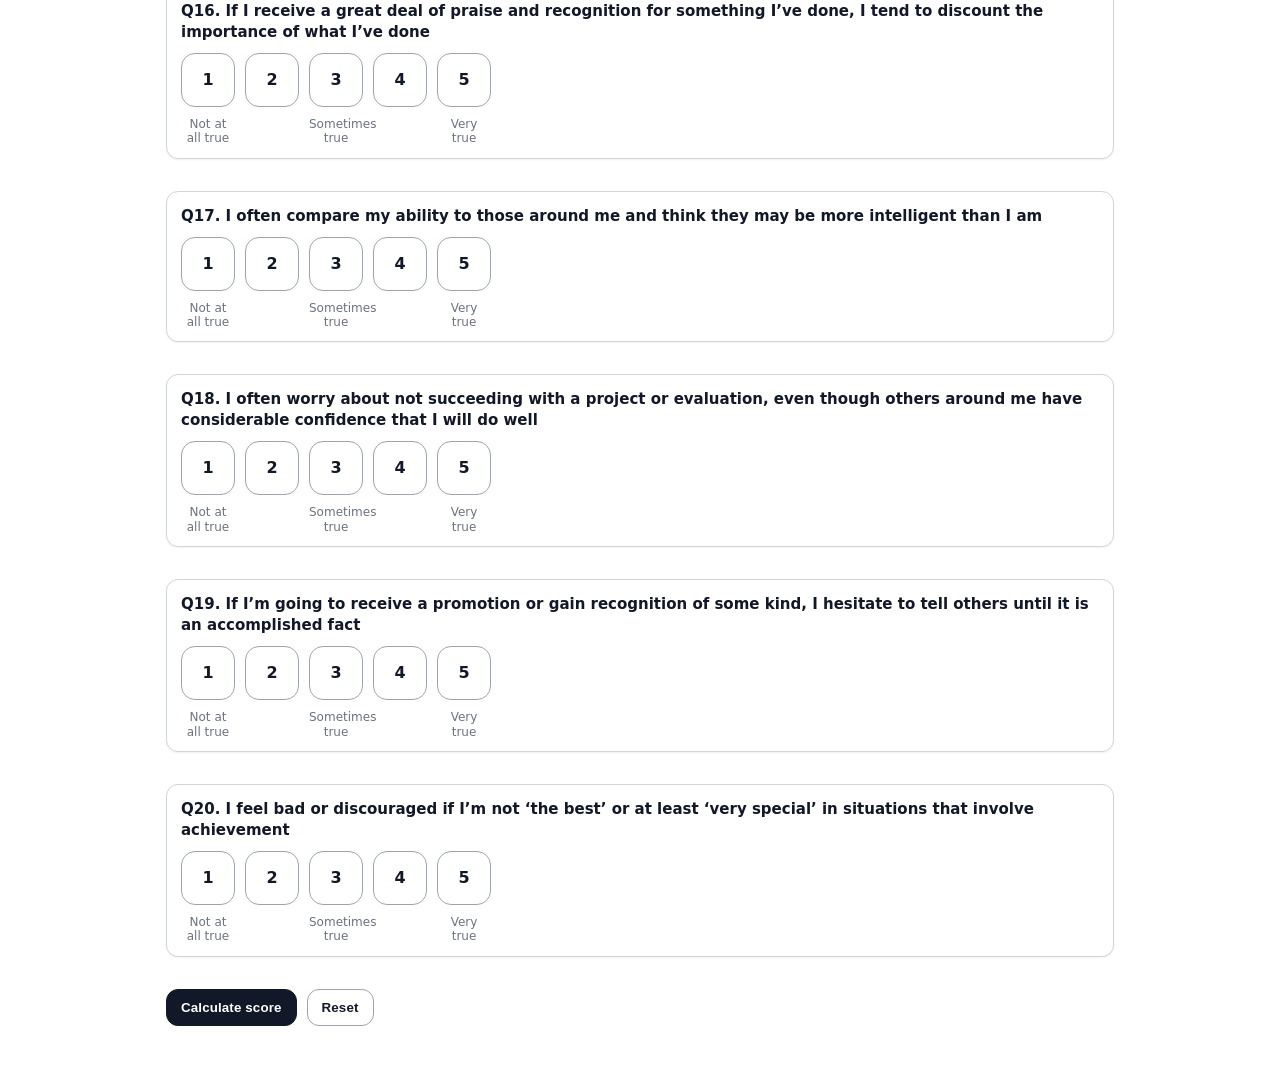
<file: imposter-quiz/index.html>
<!doctype html>
<html lang="en">
<head>
  <meta charset="utf-8" />
  <meta name="viewport" content="width=device-width, initial-scale=1" />
  <title>Inner Success Quiz</title>
  <style>
    :root{
      --bg: #ffffff;
      --text: #111827;
      --muted: #6b7280;
      --border: #d1d5db;
      --border-strong: #9ca3af;
      --focus: #111827;
      --error: #b91c1c;
      --error-bg: #fef2f2;
      --card: #f9fafb;
      --shadow: 0 1px 2px rgba(0,0,0,.06);
      --radius: 12px;
      --gap: 32px; /* whitespace gap between question blocks */

      /* keep option sizing consistent so labels can align underneath */
      --opt-size: 54px;
      --opt-gap: 10px;
    }
    .result-note{
    margin-top: 12px;
    font-size: 14px;
    color: var(--text);
   }

  .result-note a{
    color: var(--text);
    text-decoration: underline;
    font-weight: 700;
   }

   .result-note a:focus-visible{
    outline: 3px solid var(--focus);
    outline-offset: 2px;
   }

    * { box-sizing: border-box; }
    body{
      margin: 0;
      font-family: system-ui, -apple-system, Segoe UI, Roboto, Helvetica, Arial, "Apple Color Emoji", "Segoe UI Emoji";
      color: var(--text);
      background: var(--bg);
      line-height: 1.4;
    }

    .wrap{
      max-width: 980px;
      margin: 0 auto;
      padding: 28px 16px 44px;
    }

    header{ margin-bottom: 18px; }

    h1{
      margin: 0 0 6px;
      font-size: 28px;
      letter-spacing: -0.02em;
    }

    .sub{
      margin: 0;
      color: var(--muted);
      font-size: 14px;
    }

    .panel{
      background: var(--card);
      border: 1px solid var(--border);
      border-radius: var(--radius);
      padding: 14px 14px;
      box-shadow: var(--shadow);
      margin: 14px 0 22px;
    }

    .scale-key-title{
      margin: 0 0 10px;
      font-weight: 650;
      font-size: 14px;
      color: var(--text);
    }

    .scale-row{
      display: grid;
      grid-template-columns: repeat(5, minmax(0, 1fr));
      gap: 10px;
      align-items: start;
    }

    .scale-item{
      display: grid;
      grid-template-rows: auto auto;
      gap: 8px;
      justify-items: start;
    }

    .box{
      width: 44px;
      height: 44px;
      border-radius: 10px;
      border: 1px solid var(--border-strong);
      display: grid;
      place-items: center;
      background: #fff;
      font-weight: 700;
      user-select: none;
    }

    .scale-label{
      font-size: 12px;
      color: var(--muted);
    }

    /* Error summary */
    .error-summary{
      display: none;
      border: 1px solid var(--error);
      background: var(--error-bg);
      border-radius: var(--radius);
      padding: 12px 12px;
      margin: 0 0 18px;
    }
    .error-summary.show{ display: block; }
    .error-title{
      margin: 0 0 6px;
      font-weight: 750;
      color: var(--error);
      font-size: 14px;
    }
    .error-body{
      margin: 0;
      color: #7f1d1d;
      font-size: 14px;
    }

    /* Questions */
    form{ margin: 0; }

    .q{
      border: 1px solid var(--border);
      border-radius: var(--radius);
      padding: 14px 14px 12px;
      background: #fff;
      box-shadow: var(--shadow);
      margin-bottom: var(--gap); /* mandatory whitespace gap */
      scroll-margin-top: 16px;
    }

    .q.missing{
      border-color: var(--error);
      background: var(--error-bg);
    }

    fieldset{
      border: 0;
      padding: 0;
      margin: 0;
      min-width: 0;
    }

    legend{
      font-weight: 700;
      font-size: 15px;
      padding: 0;
      margin-bottom: 10px;
    }

    .options{
      display: flex;
      gap: var(--opt-gap);
      align-items: stretch;
      flex-wrap: wrap;
    }

    /* Hide native radios but keep accessible */
    .opt input[type="radio"]{
      position: absolute;
      opacity: 0;
      width: 1px;
      height: 1px;
      pointer-events: none;
    }

    .opt{
      position: relative;
      display: inline-flex;
      align-items: center;
      justify-content: center;
    }

    .opt label{
      display: grid;
      place-items: center;
      width: var(--opt-size);
      height: var(--opt-size);
      border-radius: 14px;
      border: 1px solid var(--border-strong);
      background: #fff;
      font-weight: 750;
      cursor: pointer;
      user-select: none;
      transition: transform .05s ease, border-color .15s ease, background-color .15s ease;
    }

    .opt label:active{ transform: scale(0.99); }

    .opt input[type="radio"]:focus-visible + label{
      outline: 3px solid var(--focus);
      outline-offset: 2px;
    }

    .opt input[type="radio"]:checked + label{
      border-color: var(--text);
      background: #f3f4f6;
    }

    .opt .num{
      font-size: 16px;
      line-height: 1;
    }

    /* This is only used on mobile (see media query) */
    .opt .help{
      display: none;
      margin-top: 6px;
      font-size: 12px;
      color: var(--muted);
      font-weight: 600;
      text-align: center;
      line-height: 1.2;
      padding: 0 8px;
    }

    /* Under-box labels (desktop/tablet): align directly beneath the 1–5 boxes */
    .mini-labels{
      margin-top: 10px;
      display: grid;
      grid-template-columns: repeat(5, var(--opt-size));
      gap: var(--opt-gap);
      align-items: start;
      justify-content: start;
      color: var(--muted);
      font-size: 12px;
    }

    .mini-labels .slot{
      min-height: 2.2em; /* keeps row height stable even when some slots empty */
      text-align: center;
      line-height: 1.2;
    }

    .mini-labels .slot strong{
      color: var(--text);
      font-weight: 800;
    }

    .mini-labels .slot.empty{
      visibility: hidden; /* keep spacing without visual noise */
    }

    /* Actions + results */
    .actions{
      display: flex;
      gap: 10px;
      flex-wrap: wrap;
      align-items: center;
      margin-top: 6px;
    }

    button{
      appearance: none;
      border: 1px solid var(--text);
      background: var(--text);
      color: #fff;
      border-radius: 12px;
      padding: 10px 14px;
      font-weight: 700;
      cursor: pointer;
      letter-spacing: 0.01em;
    }

    button.secondary{
      background: #fff;
      color: var(--text);
      border-color: var(--border-strong);
    }

    button:focus-visible{
      outline: 3px solid var(--focus);
      outline-offset: 2px;
    }

    .results{
      display: none;
      margin-top: 18px;
      border: 1px solid var(--border);
      background: #fff;
      border-radius: var(--radius);
      padding: 14px 14px;
      box-shadow: var(--shadow);
    }
    .results.show{ display: block; }

    .results h2{
      margin: 0 0 10px;
      font-size: 18px;
      letter-spacing: -0.01em;
    }

    .kv{
      margin: 0;
      display: grid;
      gap: 6px;
      font-size: 14px;
    }

    .kv b{ font-weight: 800; }

    /* Mobile: make boxes vertical; labels should follow the selected design intent */
    @media (max-width: 640px){
      .scale-row{ grid-template-columns: 1fr; }
      .scale-item{
        grid-template-columns: auto 1fr;
        grid-template-rows: auto;
        align-items: center;
        justify-items: start;
        gap: 10px;
      }
      .scale-label{ font-size: 13px; }

      .options{
        flex-direction: column;
        align-items: stretch;
      }

      /* On mobile, show the per-option help text inside the box for 1/3/5.
         Hide the underneath row because the boxes aren't in a row anymore. */
      .mini-labels{ display: none; }

      .opt label{
        width: 100%;
        height: auto;
        padding: 12px 0 10px;
        grid-template-rows: auto auto;
      }
      .opt .help{ display: block; }
      .opt .help:empty{ display: none; }
    }
  </style>
</head>

<body>
  <div class="wrap">
    <header>
      <h1>Inner Success Quiz</h1>
      <p class="sub">Answer every question, then click calculate to see your score.</p>
    </header>

    <div class="panel" aria-label="Scale key">
      <p class="scale-key-title">Scale key</p>
      <div class="scale-row" role="list">
        <div class="scale-item" role="listitem">
          <div class="box" aria-hidden="true">1</div>
          <div class="scale-label">Not at all true</div>
        </div>
        <div class="scale-item" role="listitem">
          <div class="box" aria-hidden="true">2</div>
          <div class="scale-label">Rarely true</div>
        </div>
        <div class="scale-item" role="listitem">
          <div class="box" aria-hidden="true">3</div>
          <div class="scale-label">Sometimes true</div>
        </div>
        <div class="scale-item" role="listitem">
          <div class="box" aria-hidden="true">4</div>
          <div class="scale-label">Often true</div>
        </div>
        <div class="scale-item" role="listitem">
          <div class="box" aria-hidden="true">5</div>
          <div class="scale-label">Very true</div>
        </div>
      </div>
    </div>

    <div id="errorSummary" class="error-summary" role="alert" aria-live="assertive">
      <p class="error-title">You missed question(s).</p>
      <p id="errorBody" class="error-body"></p>
    </div>

    <form id="quizForm" novalidate>
      <div id="questions"></div>

      <div class="actions">
        <button type="button" id="calcBtn">Calculate score</button>
        <button type="button" id="resetBtn" class="secondary">Reset</button>
      </div>

      <div id="results" class="results" aria-live="polite">
       <h2>Your results</h2>

       <p class="kv">
       <span><b>Percentage:</b> <span id="pctScore">—</span></span>
       </p>

       <p class="result-note">
        Scores over 50% indicate imposter syndrome is having an impact in your life and career.
        If you would like to eliminate imposter syndrome,
       <a href="/practitioners/">click here</a> for trained Inner Success practitioners.
       </p>
     </div>

    </form>
  </div>

  <script>
    const QUESTIONS = [
      "I have often succeeded on a test or task even though I was worried I would not do well before I undertook the task",
      "I can give the impression that I’m more competent than I really am",
      "I avoid evaluations if possible, and dread others evaluating me",
      "When people praise me for something I’ve accomplished, I’m concerned I won’t be able to live up to their expectations of me in the future",
      "I sometimes think I obtained my present position or gained my present success because I happened to be in the right place at the right time or knew the right people",
      "I’m worried people important to me may find out that I’m not as capable as they think I am",
      "I tend to remember the incidents in which I have not done my best more than those times I have done my best",
      "I rarely do a project or task as well as I’d like to do it",
      "Sometimes I feel or believe that my success in my life or in my job has been the result of some kind of error",
      "It’s hard for me to accept compliments or praise about my intelligence or accomplishments",
      "At times, I feel my success has been due to some kind of luck",
      "I’m disappointed at times in my present accomplishments and think I should have accomplished much more",
      "Sometimes I’m worried others will discover how much knowledge or ability I really lack",
      "I’m often concerned that I may fail at a new assignment or undertaking in my job or studies even though I generally do well at what I attempt",
      "When I’ve succeeded at something and received recognition for my accomplishments, I have doubts that I can keep repeating that success",
      "If I receive a great deal of praise and recognition for something I’ve done, I tend to discount the importance of what I’ve done",
      "I often compare my ability to those around me and think they may be more intelligent than I am",
      "I often worry about not succeeding with a project or evaluation, even though others around me have considerable confidence that I will do well",
      "If I’m going to receive a promotion or gain recognition of some kind, I hesitate to tell others until it is an accomplished fact",
      "I feel bad or discouraged if I’m not ‘the best’ or at least ‘very special’ in situations that involve achievement"
    ];

    const SCALE = [
      { value: 1, label: "Not at all true", showInlineLabel: true },
      { value: 2, label: "Rarely true", showInlineLabel: false },
      { value: 3, label: "Sometimes true", showInlineLabel: true },
      { value: 4, label: "Often true", showInlineLabel: false },
      { value: 5, label: "Very true", showInlineLabel: true },
    ];

    const MIN_TOTAL = 20;
    const MAX_TOTAL = 100;

    const questionsEl = document.getElementById("questions");
    const formEl = document.getElementById("quizForm");
    const errorSummaryEl = document.getElementById("errorSummary");
    const errorBodyEl = document.getElementById("errorBody");
    const resultsEl = document.getElementById("results");
    const pctScoreEl = document.getElementById("pctScore");
    const calcBtn = document.getElementById("calcBtn");
    const resetBtn = document.getElementById("resetBtn");

    function renderQuestions() {
      questionsEl.innerHTML = "";

      QUESTIONS.forEach((text, idx) => {
        const qNum = idx + 1;
        const fieldsetId = `q${qNum}`;
        const groupName = `q_${qNum}`;

        const qWrap = document.createElement("div");
        qWrap.className = "q";
        qWrap.id = `block_${fieldsetId}`;

        const fieldset = document.createElement("fieldset");
        fieldset.setAttribute("data-qnum", String(qNum));
        // Focusable so we can move focus on validation errors
        fieldset.tabIndex = -1;

        const legend = document.createElement("legend");
        legend.textContent = `Q${qNum}. ${text}`;
        fieldset.appendChild(legend);

        const options = document.createElement("div");
        options.className = "options";

        SCALE.forEach((s) => {
          const opt = document.createElement("div");
          opt.className = "opt";

          const input = document.createElement("input");
          input.type = "radio";
          input.name = groupName;
          input.value = String(s.value);
          input.id = `${fieldsetId}_${s.value}`;

          const label = document.createElement("label");
          label.setAttribute("for", input.id);
          label.title = s.label;

          const num = document.createElement("span");
          num.className = "num";
          num.textContent = String(s.value);

          const help = document.createElement("span");
          help.className = "help";
          // On mobile we show these; on desktop they’re hidden (and we use the underneath row)
          help.textContent = s.showInlineLabel ? s.label : "";

          label.appendChild(num);
          label.appendChild(help);

          input.addEventListener("change", () => {
            qWrap.classList.remove("missing");
            if (errorSummaryEl.classList.contains("show")) {
              updateMissingUI();
            }
          });

          opt.appendChild(input);
          opt.appendChild(label);
          options.appendChild(opt);
        });

        fieldset.appendChild(options);

        // Under-box labels aligned beneath boxes 1–5 (only show text under 1,3,5)
        const mini = document.createElement("div");
        mini.className = "mini-labels";
        mini.id = `mini_${fieldsetId}`;

        // Create 5 slots so alignment is guaranteed
        for (let i = 1; i <= 5; i++) {
          const slot = document.createElement("div");
          slot.className = "slot";

          const scaleDef = SCALE.find(s => s.value === i);
          if (scaleDef && scaleDef.showInlineLabel) {
            slot.textContent = scaleDef.label;
          } else {
            slot.classList.add("empty");
           slot.textContent = ".";
           slot.setAttribute("aria-hidden", "true");
          }


          mini.appendChild(slot);
        }

        fieldset.appendChild(mini);

        qWrap.appendChild(fieldset);
        questionsEl.appendChild(qWrap);
      });
    }

    function getAnswerValue(qNum) {
      const checked = formEl.querySelector(`input[name="q_${qNum}"]:checked`);
      return checked ? Number(checked.value) : null;
    }

    function computeScore() {
      let total = 0;
      for (let i = 1; i <= QUESTIONS.length; i++) {
        const v = getAnswerValue(i);
        total += v;
      }
      const pct = Math.round(((total - MIN_TOTAL) / (MAX_TOTAL - MIN_TOTAL)) * 100);
      return { total, pct };
    }

    function findMissingQuestions() {
      const missing = [];
      for (let i = 1; i <= QUESTIONS.length; i++) {
        if (getAnswerValue(i) === null) missing.push(i);
      }
      return missing;
    }

    function updateMissingUI() {
      const missing = findMissingQuestions();

      document.querySelectorAll(".q.missing").forEach(el => el.classList.remove("missing"));

      if (missing.length === 0) {
        errorSummaryEl.classList.remove("show");
        errorBodyEl.textContent = "";
        return { missing, firstMissingBlock: null };
      }

      missing.forEach((qNum) => {
        const block = document.getElementById(`block_q${qNum}`);
        if (block) block.classList.add("missing");
      });

      const list = missing.map(n => `Q${n}`).join(", ");
      errorBodyEl.textContent = `You missed ${missing.length} question(s): ${list}.`;
      errorSummaryEl.classList.add("show");

      const firstMissingBlock = document.getElementById(`block_q${missing[0]}`);
      return { missing, firstMissingBlock };
    }

    function scrollToFirstMissing(firstMissingBlock) {
      if (!firstMissingBlock) return;
      firstMissingBlock.scrollIntoView({ behavior: "smooth", block: "start" });
      const fieldset = firstMissingBlock.querySelector("fieldset");
      if (fieldset) fieldset.focus({ preventScroll: true });
    }

    function showResults(pct) {
      pctScoreEl.textContent = `${pct}%`;
      resultsEl.classList.add("show");
    }

    function clearResults() {
      resultsEl.classList.remove("show");
      pctScoreEl.textContent = "—";
    }

    function resetAll() {
      formEl.reset();
      clearResults();
      errorSummaryEl.classList.remove("show");
      errorBodyEl.textContent = "";
      document.querySelectorAll(".q.missing").forEach(el => el.classList.remove("missing"));
      window.scrollTo({ top: 0, behavior: "smooth" });
    }

    calcBtn.addEventListener("click", () => {
      clearResults();
      const { missing, firstMissingBlock } = updateMissingUI();

      if (missing.length > 0) {
        errorSummaryEl.scrollIntoView({ behavior: "smooth", block: "start" });
        setTimeout(() => scrollToFirstMissing(firstMissingBlock), 250);
        return;
      }

      const { pct } = computeScore();
      showResults(pct);
      errorSummaryEl.classList.remove("show");
      errorBodyEl.textContent = "";
      resultsEl.scrollIntoView({ behavior: "smooth", block: "start" });
    });

    resetBtn.addEventListener("click", resetAll);

    renderQuestions();
  </script>
</body>
</html>
</file>
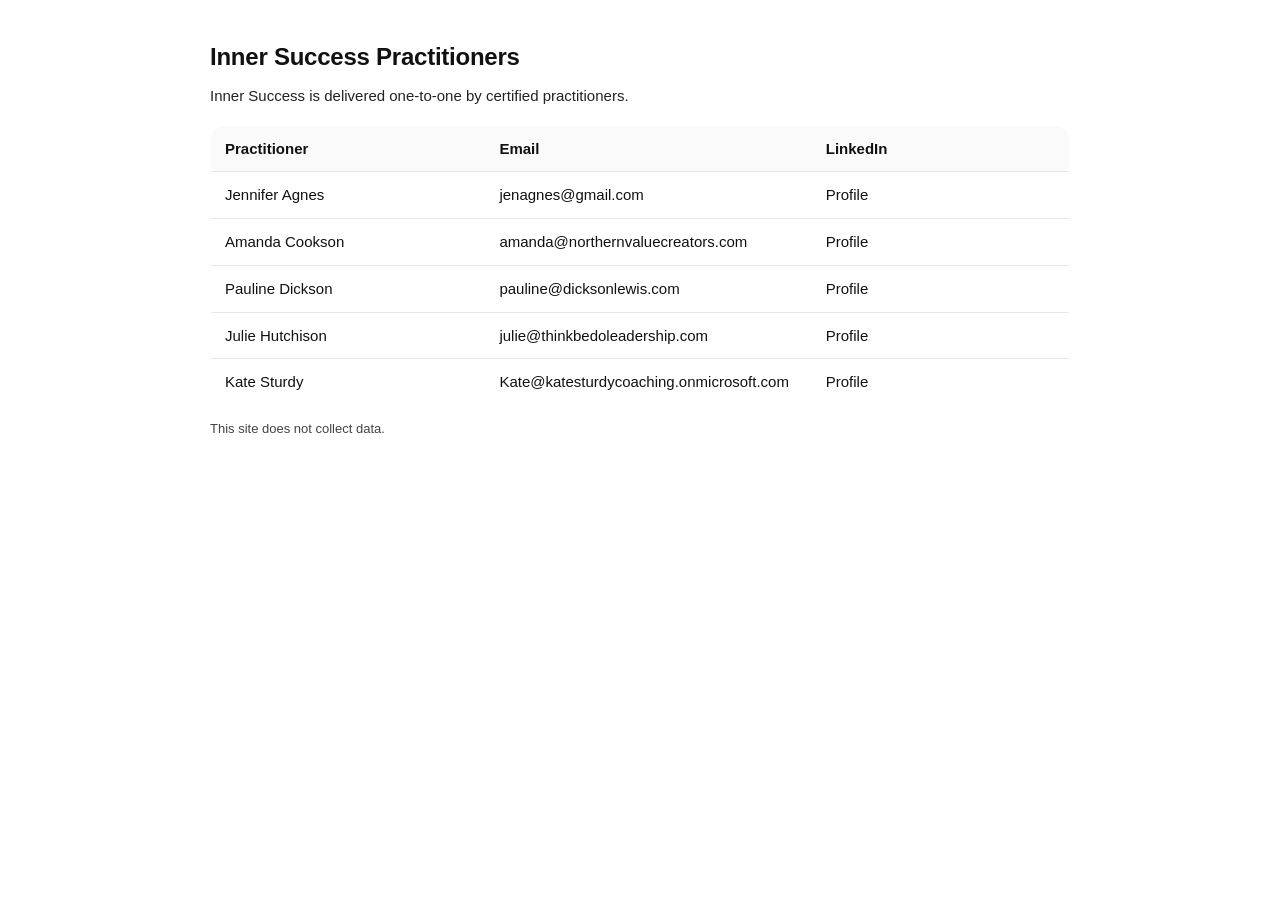
<file: practitioners/index.html>
<!doctype html>
<html lang="en">
<head>
  <meta charset="utf-8">
  <meta name="viewport" content="width=device-width, initial-scale=1">
  <meta name="robots" content="noindex, nofollow, noarchive">
  <title>Inner Success Practitioners</title>

  <style>
    body{
      font-family:-apple-system,BlinkMacSystemFont,"Segoe UI",Roboto,Arial,sans-serif;
      color:#111;
      background:#fff;
      margin:0;
      padding:40px 18px;
      line-height:1.45;
    }
    .wrap{ max-width:860px; margin:0 auto; }
    h1{
      font-size:24px;
      margin:0 0 10px;
      letter-spacing:-0.01em;
    }
    p{
      margin:0 0 18px;
      color:#222;
      font-size:15px;
      max-width: 760px;
    }
    table{
      width:100%;
      border-collapse:collapse;
      border:1px solid #e6e6e6;
      border-radius:14px;
      overflow:hidden;
    }
    th, td{
      text-align:left;
      padding:12px 14px;
      border-bottom:1px solid #e6e6e6;
      vertical-align:top;
      font-size:15px;
    }
    th{
      background:#fafafa;
      font-weight:600;
    }
    tr:last-child td{ border-bottom:none; }
    a{ color:#111; text-decoration:none; }
    a:hover{ text-decoration:underline; }
    .small{ font-size:13px; color:#444; }
  </style>
</head>

<body>
  <div class="wrap">
    <h1>Inner Success Practitioners</h1>
    <p>
      Inner Success is delivered one-to-one by certified practitioners.
    </p>

    <table aria-label="Inner Success practitioners directory">
      <thead>
        <tr>
          <th style="width:32%;">Practitioner</th>
          <th style="width:38%;">Email</th>
          <th style="width:30%;">LinkedIn</th>
        </tr>
      </thead>
      <tbody>
        <tr>
          <td>Jennifer Agnes</td>
          <td><a href="mailto:jenagnes@gmail.com">jenagnes@gmail.com</a></td>
          <td><a href="https://www.linkedin.com/in/jagnes/" target="_blank" rel="noopener">Profile</a></td>
        </tr>
        <tr>
          <td>Amanda Cookson</td>
          <td><a href="mailto:amanda@northernvaluecreators.com">amanda@northernvaluecreators.com</a></td>
          <td><a href="https://www.linkedin.com/in/amandacookson/" target="_blank" rel="noopener">Profile</a></td>
        </tr>
        <tr>
          <td>Pauline Dickson</td>
          <td><a href="mailto:pauline@dicksonlewis.com">pauline@dicksonlewis.com</a></td>
          <td><a href="https://www.linkedin.com/in/paulinedickson/" target="_blank" rel="noopener">Profile</a></td>
        </tr>
        <tr>
          <td>Julie Hutchison</td>
          <td><a href="mailto:julie@thinkbedoleadership.com">julie@thinkbedoleadership.com</a></td>
          <td><a href="https://www.linkedin.com/in/julie-hutchison-leadership-softskills-peopleskills-coach-team-communication-conflictresolution/" target="_blank" rel="noopener">Profile</a></td>
        </tr>
        <tr>
          <td>Kate Sturdy</td>
          <td><a href="mailto:Kate@katesturdycoaching.onmicrosoft.com">Kate@katesturdycoaching.onmicrosoft.com</a></td>
          <td><a href="https://www.linkedin.com/in/kate-sturdy-coaching/" target="_blank" rel="noopener">Profile</a></td>
        </tr>
      </tbody>
    </table>

    <p class="small" style="margin-top:14px;">
      This site does not collect data.
    </p>
  </div>
</body>
</html>
</file>
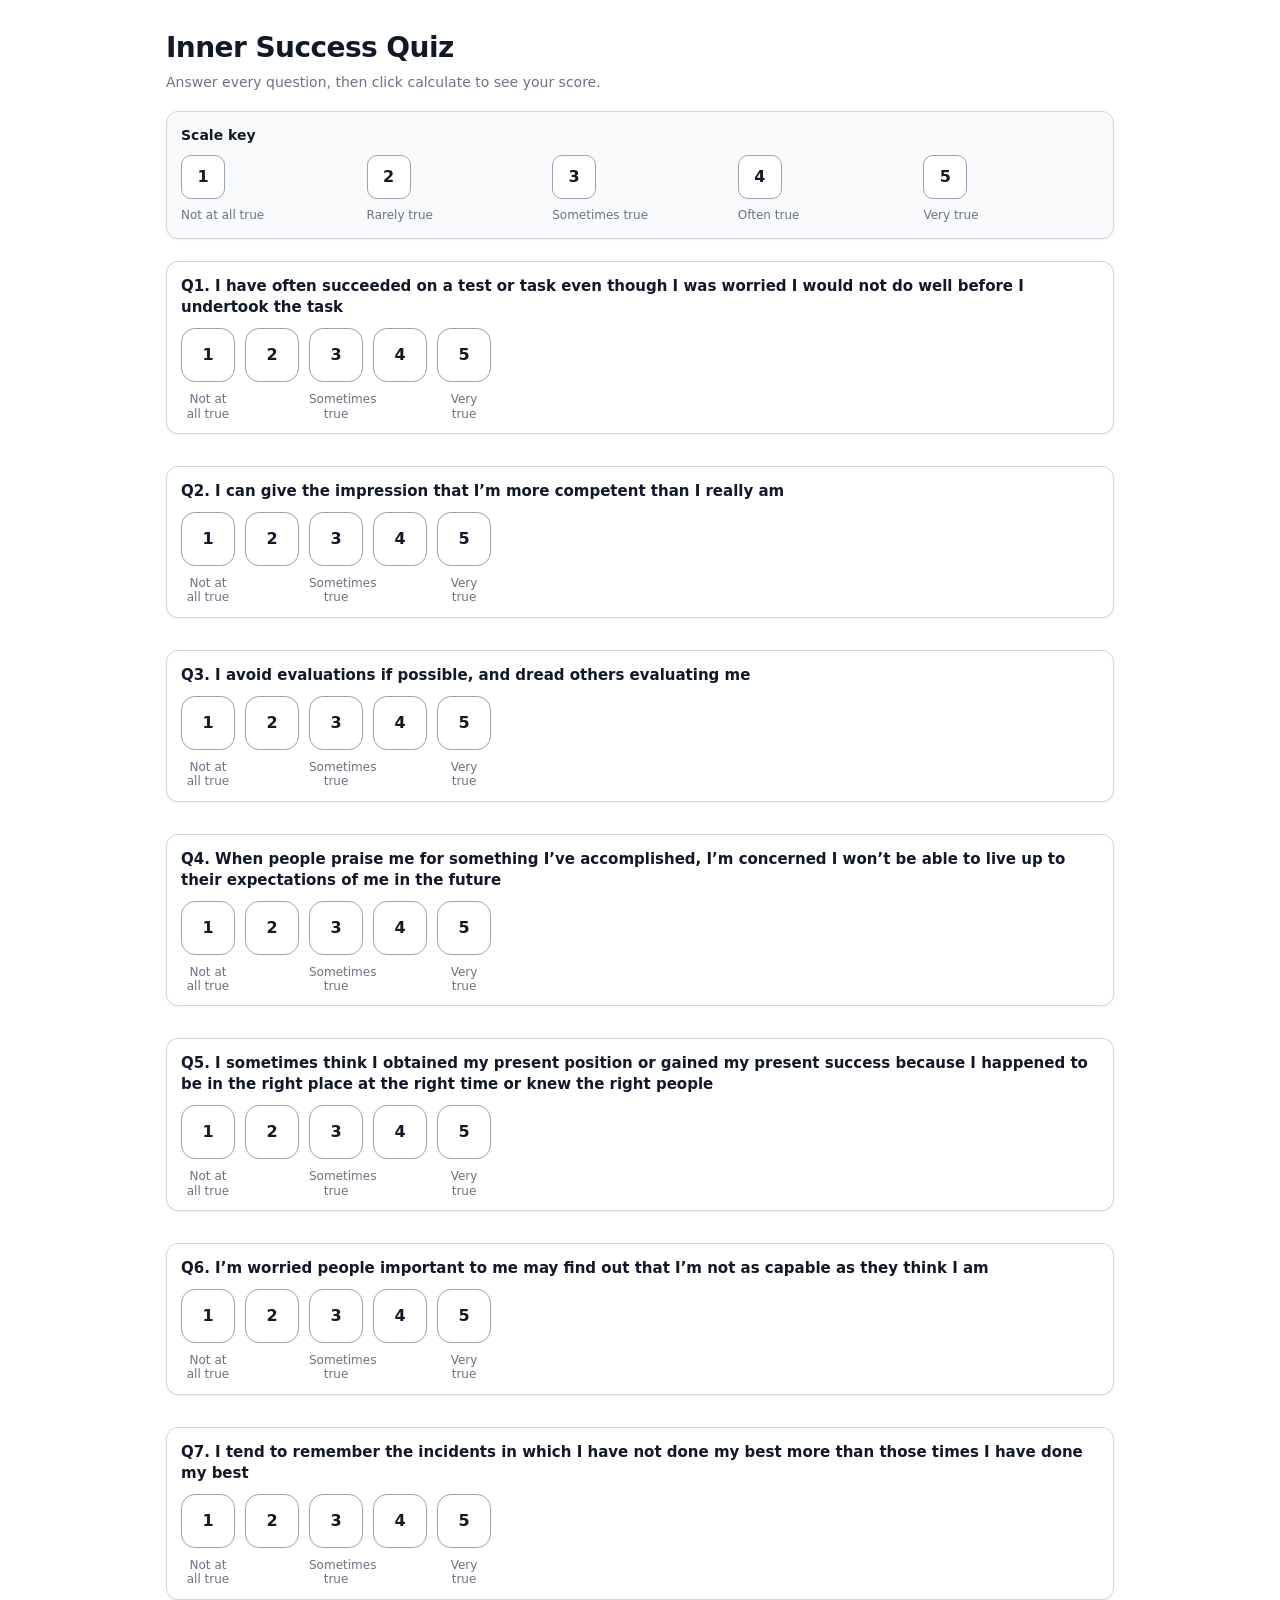
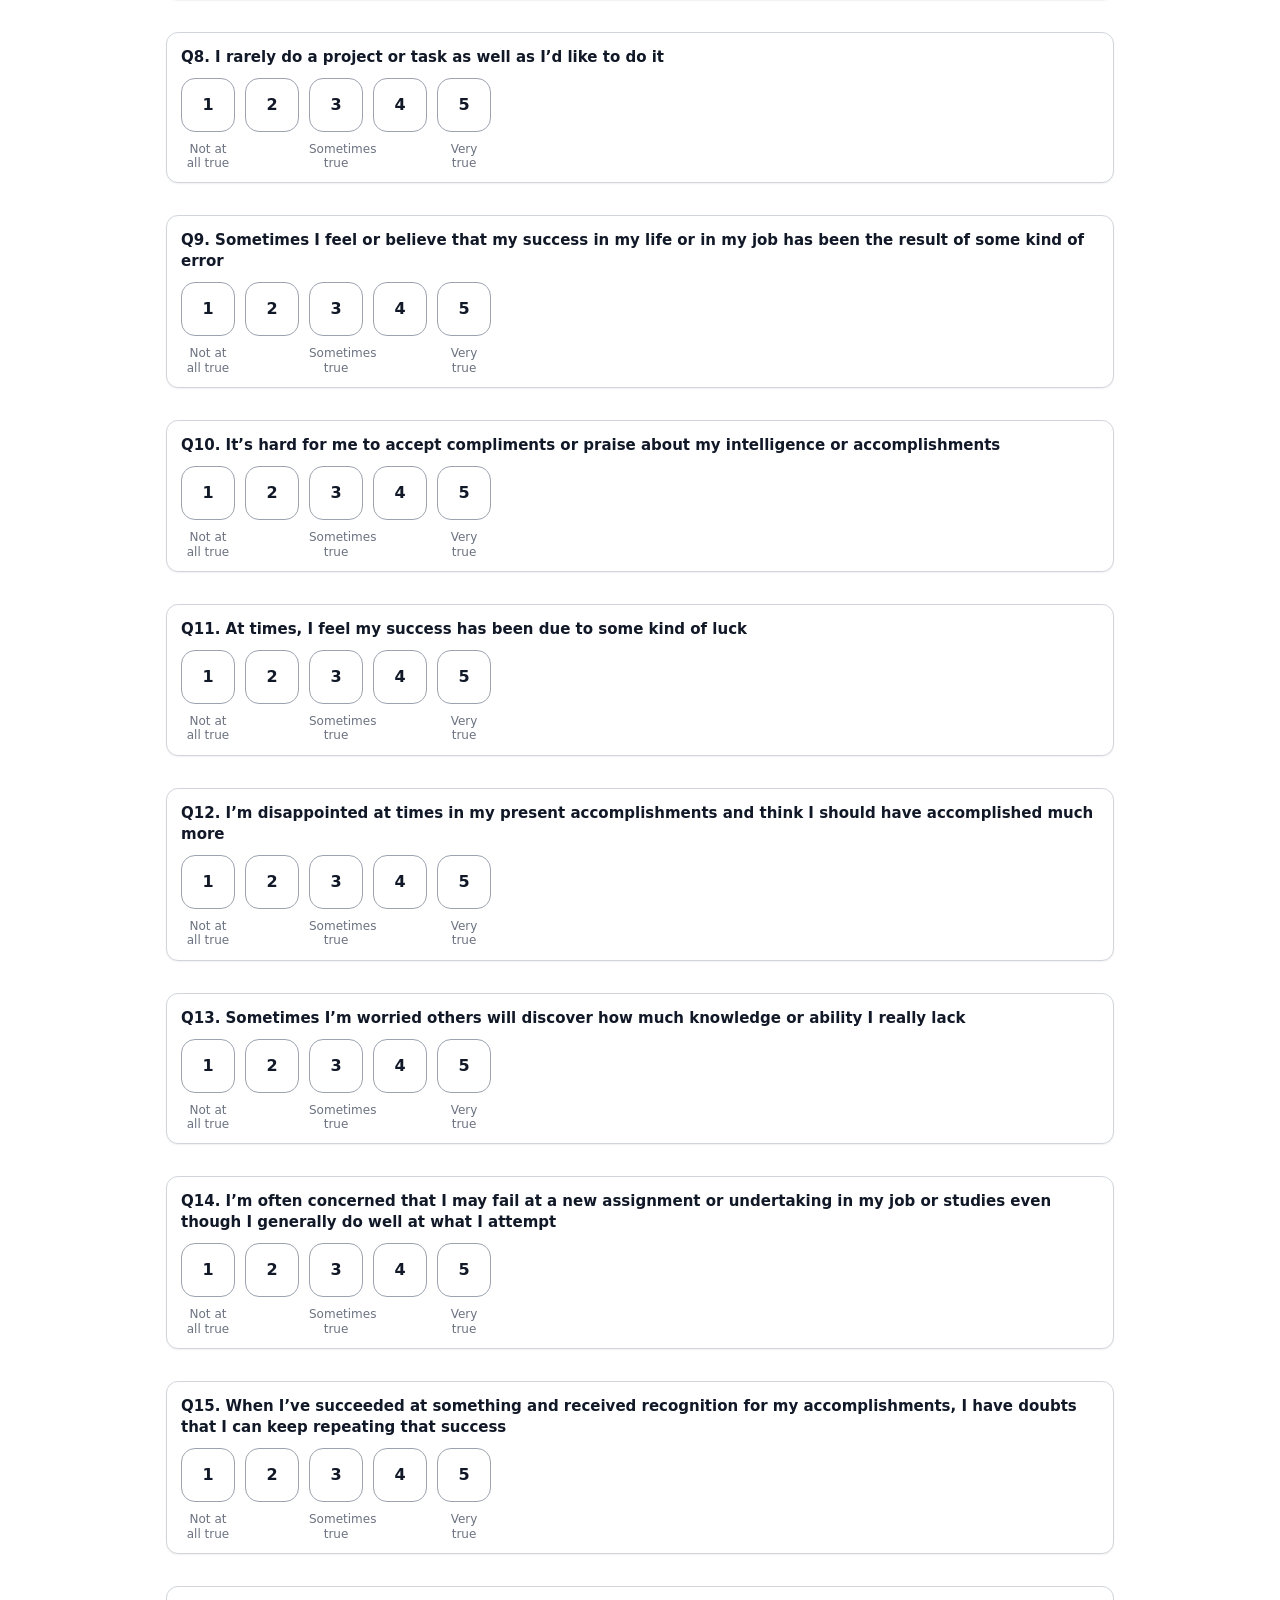
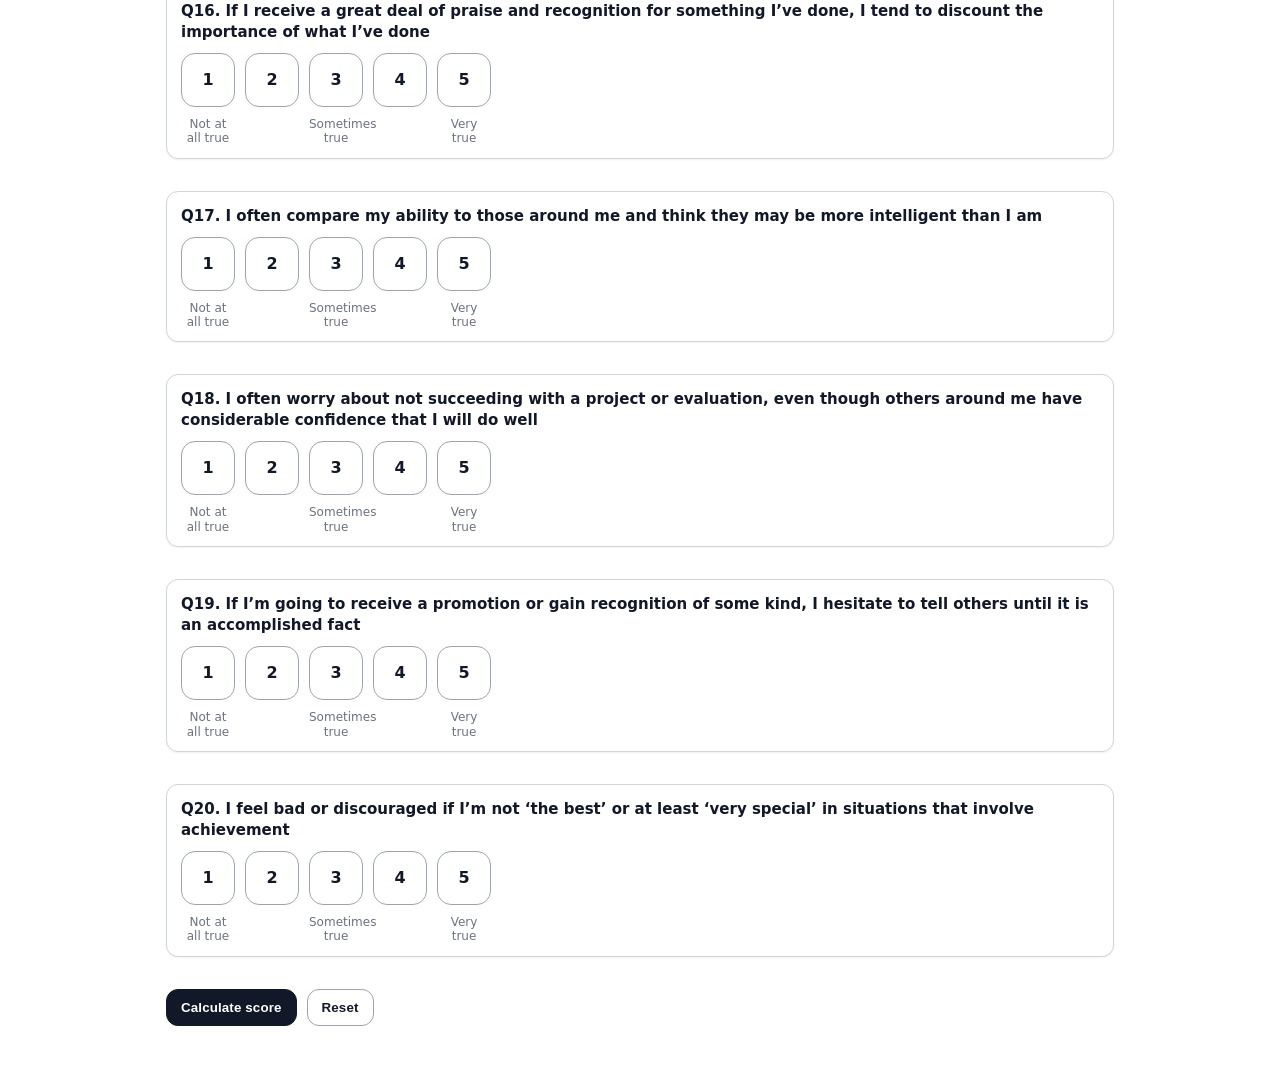
<file: quiz/index.html>
<!doctype html>
<html lang="en">
<head>
  <meta charset="utf-8" />
  <meta name="viewport" content="width=device-width, initial-scale=1" />
  <title>Inner Success Quiz</title>
  <style>
    :root{
      --bg: #ffffff;
      --text: #111827;
      --muted: #6b7280;
      --border: #d1d5db;
      --border-strong: #9ca3af;
      --focus: #111827;
      --error: #b91c1c;
      --error-bg: #fef2f2;
      --card: #f9fafb;
      --shadow: 0 1px 2px rgba(0,0,0,.06);
      --radius: 12px;
      --gap: 32px; /* whitespace gap between question blocks */

      /* keep option sizing consistent so labels can align underneath */
      --opt-size: 54px;
      --opt-gap: 10px;
    }

    * { box-sizing: border-box; }
    body{
      margin: 0;
      font-family: system-ui, -apple-system, Segoe UI, Roboto, Helvetica, Arial, "Apple Color Emoji", "Segoe UI Emoji";
      color: var(--text);
      background: var(--bg);
      line-height: 1.4;
    }

    .wrap{
      max-width: 980px;
      margin: 0 auto;
      padding: 28px 16px 44px;
    }

    header{ margin-bottom: 18px; }

    h1{
      margin: 0 0 6px;
      font-size: 28px;
      letter-spacing: -0.02em;
    }

    .sub{
      margin: 0;
      color: var(--muted);
      font-size: 14px;
    }

    .panel{
      background: var(--card);
      border: 1px solid var(--border);
      border-radius: var(--radius);
      padding: 14px 14px;
      box-shadow: var(--shadow);
      margin: 14px 0 22px;
    }

    .scale-key-title{
      margin: 0 0 10px;
      font-weight: 650;
      font-size: 14px;
      color: var(--text);
    }

    .scale-row{
      display: grid;
      grid-template-columns: repeat(5, minmax(0, 1fr));
      gap: 10px;
      align-items: start;
    }

    .scale-item{
      display: grid;
      grid-template-rows: auto auto;
      gap: 8px;
      justify-items: start;
    }

    .box{
      width: 44px;
      height: 44px;
      border-radius: 10px;
      border: 1px solid var(--border-strong);
      display: grid;
      place-items: center;
      background: #fff;
      font-weight: 700;
      user-select: none;
    }

    .scale-label{
      font-size: 12px;
      color: var(--muted);
    }

    /* Error summary */
    .error-summary{
      display: none;
      border: 1px solid var(--error);
      background: var(--error-bg);
      border-radius: var(--radius);
      padding: 12px 12px;
      margin: 0 0 18px;
    }
    .error-summary.show{ display: block; }
    .error-title{
      margin: 0 0 6px;
      font-weight: 750;
      color: var(--error);
      font-size: 14px;
    }
    .error-body{
      margin: 0;
      color: #7f1d1d;
      font-size: 14px;
    }

    /* Questions */
    form{ margin: 0; }

    .q{
      border: 1px solid var(--border);
      border-radius: var(--radius);
      padding: 14px 14px 12px;
      background: #fff;
      box-shadow: var(--shadow);
      margin-bottom: var(--gap); /* mandatory whitespace gap */
      scroll-margin-top: 16px;
    }

    .q.missing{
      border-color: var(--error);
      background: var(--error-bg);
    }

    fieldset{
      border: 0;
      padding: 0;
      margin: 0;
      min-width: 0;
    }

    legend{
      font-weight: 700;
      font-size: 15px;
      padding: 0;
      margin-bottom: 10px;
    }

    .options{
      display: flex;
      gap: var(--opt-gap);
      align-items: stretch;
      flex-wrap: wrap;
    }

    /* Hide native radios but keep accessible */
    .opt input[type="radio"]{
      position: absolute;
      opacity: 0;
      width: 1px;
      height: 1px;
      pointer-events: none;
    }

    .opt{
      position: relative;
      display: inline-flex;
      align-items: center;
      justify-content: center;
    }

    .opt label{
      display: grid;
      place-items: center;
      width: var(--opt-size);
      height: var(--opt-size);
      border-radius: 14px;
      border: 1px solid var(--border-strong);
      background: #fff;
      font-weight: 750;
      cursor: pointer;
      user-select: none;
      transition: transform .05s ease, border-color .15s ease, background-color .15s ease;
    }

    .opt label:active{ transform: scale(0.99); }

    .opt input[type="radio"]:focus-visible + label{
      outline: 3px solid var(--focus);
      outline-offset: 2px;
    }

    .opt input[type="radio"]:checked + label{
      border-color: var(--text);
      background: #f3f4f6;
    }

    .opt .num{
      font-size: 16px;
      line-height: 1;
    }

    /* This is only used on mobile (see media query) */
    .opt .help{
      display: none;
      margin-top: 6px;
      font-size: 12px;
      color: var(--muted);
      font-weight: 600;
      text-align: center;
      line-height: 1.2;
      padding: 0 8px;
    }

    /* Under-box labels (desktop/tablet): align directly beneath the 1–5 boxes */
    .mini-labels{
      margin-top: 10px;
      display: grid;
      grid-template-columns: repeat(5, var(--opt-size));
      gap: var(--opt-gap);
      align-items: start;
      justify-content: start;
      color: var(--muted);
      font-size: 12px;
    }

    .mini-labels .slot{
      min-height: 2.2em; /* keeps row height stable even when some slots empty */
      text-align: center;
      line-height: 1.2;
    }

    .mini-labels .slot strong{
      color: var(--text);
      font-weight: 800;
    }

    .mini-labels .slot.empty{
      visibility: hidden; /* keep spacing without visual noise */
    }

    /* Actions + results */
    .actions{
      display: flex;
      gap: 10px;
      flex-wrap: wrap;
      align-items: center;
      margin-top: 6px;
    }

    button{
      appearance: none;
      border: 1px solid var(--text);
      background: var(--text);
      color: #fff;
      border-radius: 12px;
      padding: 10px 14px;
      font-weight: 700;
      cursor: pointer;
      letter-spacing: 0.01em;
    }

    button.secondary{
      background: #fff;
      color: var(--text);
      border-color: var(--border-strong);
    }

    button:focus-visible{
      outline: 3px solid var(--focus);
      outline-offset: 2px;
    }

    .results{
      display: none;
      margin-top: 18px;
      border: 1px solid var(--border);
      background: #fff;
      border-radius: var(--radius);
      padding: 14px 14px;
      box-shadow: var(--shadow);
    }
    .results.show{ display: block; }

    .results h2{
      margin: 0 0 10px;
      font-size: 18px;
      letter-spacing: -0.01em;
    }

    .kv{
      margin: 0;
      display: grid;
      gap: 6px;
      font-size: 14px;
    }

    .kv b{ font-weight: 800; }

    /* Mobile: make boxes vertical; labels should follow the selected design intent */
    @media (max-width: 640px){
      .scale-row{ grid-template-columns: 1fr; }
      .scale-item{
        grid-template-columns: auto 1fr;
        grid-template-rows: auto;
        align-items: center;
        justify-items: start;
        gap: 10px;
      }
      .scale-label{ font-size: 13px; }

      .options{
        flex-direction: column;
        align-items: stretch;
      }

      /* On mobile, show the per-option help text inside the box for 1/3/5.
         Hide the underneath row because the boxes aren't in a row anymore. */
      .mini-labels{ display: none; }

      .opt label{
        width: 100%;
        height: auto;
        padding: 12px 0 10px;
        grid-template-rows: auto auto;
      }
      .opt .help{ display: block; }
      .opt .help:empty{ display: none; }
    }
  </style>
</head>

<body>
  <div class="wrap">
    <header>
      <h1>Inner Success Quiz</h1>
      <p class="sub">Answer every question, then click calculate to see your score.</p>
    </header>

    <div class="panel" aria-label="Scale key">
      <p class="scale-key-title">Scale key</p>
      <div class="scale-row" role="list">
        <div class="scale-item" role="listitem">
          <div class="box" aria-hidden="true">1</div>
          <div class="scale-label">Not at all true</div>
        </div>
        <div class="scale-item" role="listitem">
          <div class="box" aria-hidden="true">2</div>
          <div class="scale-label">Rarely true</div>
        </div>
        <div class="scale-item" role="listitem">
          <div class="box" aria-hidden="true">3</div>
          <div class="scale-label">Sometimes true</div>
        </div>
        <div class="scale-item" role="listitem">
          <div class="box" aria-hidden="true">4</div>
          <div class="scale-label">Often true</div>
        </div>
        <div class="scale-item" role="listitem">
          <div class="box" aria-hidden="true">5</div>
          <div class="scale-label">Very true</div>
        </div>
      </div>
    </div>

    <div id="errorSummary" class="error-summary" role="alert" aria-live="assertive">
      <p class="error-title">You missed question(s).</p>
      <p id="errorBody" class="error-body"></p>
    </div>

    <form id="quizForm" novalidate>
      <div id="questions"></div>

      <div class="actions">
        <button type="button" id="calcBtn">Calculate score</button>
        <button type="button" id="resetBtn" class="secondary">Reset</button>
      </div>

      <div id="results" class="results" aria-live="polite">
        <h2>Your results</h2>
        <p class="kv">
          <span><b>Percentage:</b> <span id="pctScore">—</span></span>
        </p>
      </div>
    </form>
  </div>

  <script>
    const QUESTIONS = [
      "I have often succeeded on a test or task even though I was worried I would not do well before I undertook the task",
      "I can give the impression that I’m more competent than I really am",
      "I avoid evaluations if possible, and dread others evaluating me",
      "When people praise me for something I’ve accomplished, I’m concerned I won’t be able to live up to their expectations of me in the future",
      "I sometimes think I obtained my present position or gained my present success because I happened to be in the right place at the right time or knew the right people",
      "I’m worried people important to me may find out that I’m not as capable as they think I am",
      "I tend to remember the incidents in which I have not done my best more than those times I have done my best",
      "I rarely do a project or task as well as I’d like to do it",
      "Sometimes I feel or believe that my success in my life or in my job has been the result of some kind of error",
      "It’s hard for me to accept compliments or praise about my intelligence or accomplishments",
      "At times, I feel my success has been due to some kind of luck",
      "I’m disappointed at times in my present accomplishments and think I should have accomplished much more",
      "Sometimes I’m worried others will discover how much knowledge or ability I really lack",
      "I’m often concerned that I may fail at a new assignment or undertaking in my job or studies even though I generally do well at what I attempt",
      "When I’ve succeeded at something and received recognition for my accomplishments, I have doubts that I can keep repeating that success",
      "If I receive a great deal of praise and recognition for something I’ve done, I tend to discount the importance of what I’ve done",
      "I often compare my ability to those around me and think they may be more intelligent than I am",
      "I often worry about not succeeding with a project or evaluation, even though others around me have considerable confidence that I will do well",
      "If I’m going to receive a promotion or gain recognition of some kind, I hesitate to tell others until it is an accomplished fact",
      "I feel bad or discouraged if I’m not ‘the best’ or at least ‘very special’ in situations that involve achievement"
    ];

    const SCALE = [
      { value: 1, label: "Not at all true", showInlineLabel: true },
      { value: 2, label: "Rarely true", showInlineLabel: false },
      { value: 3, label: "Sometimes true", showInlineLabel: true },
      { value: 4, label: "Often true", showInlineLabel: false },
      { value: 5, label: "Very true", showInlineLabel: true },
    ];

    const MIN_TOTAL = 20;
    const MAX_TOTAL = 100;

    const questionsEl = document.getElementById("questions");
    const formEl = document.getElementById("quizForm");
    const errorSummaryEl = document.getElementById("errorSummary");
    const errorBodyEl = document.getElementById("errorBody");
    const resultsEl = document.getElementById("results");
    const pctScoreEl = document.getElementById("pctScore");
    const calcBtn = document.getElementById("calcBtn");
    const resetBtn = document.getElementById("resetBtn");

    function renderQuestions() {
      questionsEl.innerHTML = "";

      QUESTIONS.forEach((text, idx) => {
        const qNum = idx + 1;
        const fieldsetId = `q${qNum}`;
        const groupName = `q_${qNum}`;

        const qWrap = document.createElement("div");
        qWrap.className = "q";
        qWrap.id = `block_${fieldsetId}`;

        const fieldset = document.createElement("fieldset");
        fieldset.setAttribute("data-qnum", String(qNum));
        // Focusable so we can move focus on validation errors
        fieldset.tabIndex = -1;

        const legend = document.createElement("legend");
        legend.textContent = `Q${qNum}. ${text}`;
        fieldset.appendChild(legend);

        const options = document.createElement("div");
        options.className = "options";

        SCALE.forEach((s) => {
          const opt = document.createElement("div");
          opt.className = "opt";

          const input = document.createElement("input");
          input.type = "radio";
          input.name = groupName;
          input.value = String(s.value);
          input.id = `${fieldsetId}_${s.value}`;

          const label = document.createElement("label");
          label.setAttribute("for", input.id);
          label.title = s.label;

          const num = document.createElement("span");
          num.className = "num";
          num.textContent = String(s.value);

          const help = document.createElement("span");
          help.className = "help";
          // On mobile we show these; on desktop they’re hidden (and we use the underneath row)
          help.textContent = s.showInlineLabel ? s.label : "";

          label.appendChild(num);
          label.appendChild(help);

          input.addEventListener("change", () => {
            qWrap.classList.remove("missing");
            if (errorSummaryEl.classList.contains("show")) {
              updateMissingUI();
            }
          });

          opt.appendChild(input);
          opt.appendChild(label);
          options.appendChild(opt);
        });

        fieldset.appendChild(options);

        // Under-box labels aligned beneath boxes 1–5 (only show text under 1,3,5)
        const mini = document.createElement("div");
        mini.className = "mini-labels";
        mini.id = `mini_${fieldsetId}`;

        // Create 5 slots so alignment is guaranteed
        for (let i = 1; i <= 5; i++) {
          const slot = document.createElement("div");
          slot.className = "slot";

          const scaleDef = SCALE.find(s => s.value === i);
          if (scaleDef && scaleDef.showInlineLabel) {
            slot.textContent = scaleDef.label;
          } else {
            slot.classList.add("empty");
           slot.textContent = ".";
           slot.setAttribute("aria-hidden", "true");
          }


          mini.appendChild(slot);
        }

        fieldset.appendChild(mini);

        qWrap.appendChild(fieldset);
        questionsEl.appendChild(qWrap);
      });
    }

    function getAnswerValue(qNum) {
      const checked = formEl.querySelector(`input[name="q_${qNum}"]:checked`);
      return checked ? Number(checked.value) : null;
    }

    function computeScore() {
      let total = 0;
      for (let i = 1; i <= QUESTIONS.length; i++) {
        const v = getAnswerValue(i);
        total += v;
      }
      const pct = Math.round(((total - MIN_TOTAL) / (MAX_TOTAL - MIN_TOTAL)) * 100);
      return { total, pct };
    }

    function findMissingQuestions() {
      const missing = [];
      for (let i = 1; i <= QUESTIONS.length; i++) {
        if (getAnswerValue(i) === null) missing.push(i);
      }
      return missing;
    }

    function updateMissingUI() {
      const missing = findMissingQuestions();

      document.querySelectorAll(".q.missing").forEach(el => el.classList.remove("missing"));

      if (missing.length === 0) {
        errorSummaryEl.classList.remove("show");
        errorBodyEl.textContent = "";
        return { missing, firstMissingBlock: null };
      }

      missing.forEach((qNum) => {
        const block = document.getElementById(`block_q${qNum}`);
        if (block) block.classList.add("missing");
      });

      const list = missing.map(n => `Q${n}`).join(", ");
      errorBodyEl.textContent = `You missed ${missing.length} question(s): ${list}.`;
      errorSummaryEl.classList.add("show");

      const firstMissingBlock = document.getElementById(`block_q${missing[0]}`);
      return { missing, firstMissingBlock };
    }

    function scrollToFirstMissing(firstMissingBlock) {
      if (!firstMissingBlock) return;
      firstMissingBlock.scrollIntoView({ behavior: "smooth", block: "start" });
      const fieldset = firstMissingBlock.querySelector("fieldset");
      if (fieldset) fieldset.focus({ preventScroll: true });
    }

    function showResults(pct) {
      pctScoreEl.textContent = `${pct}%`;
      resultsEl.classList.add("show");
    }

    function clearResults() {
      resultsEl.classList.remove("show");
      pctScoreEl.textContent = "—";
    }

    function resetAll() {
      formEl.reset();
      clearResults();
      errorSummaryEl.classList.remove("show");
      errorBodyEl.textContent = "";
      document.querySelectorAll(".q.missing").forEach(el => el.classList.remove("missing"));
      window.scrollTo({ top: 0, behavior: "smooth" });
    }

    calcBtn.addEventListener("click", () => {
      clearResults();
      const { missing, firstMissingBlock } = updateMissingUI();

      if (missing.length > 0) {
        errorSummaryEl.scrollIntoView({ behavior: "smooth", block: "start" });
        setTimeout(() => scrollToFirstMissing(firstMissingBlock), 250);
        return;
      }

      const { pct } = computeScore();
      showResults(pct);
      errorSummaryEl.classList.remove("show");
      errorBodyEl.textContent = "";
      resultsEl.scrollIntoView({ behavior: "smooth", block: "start" });
    });

    resetBtn.addEventListener("click", resetAll);

    renderQuestions();
  </script>
</body>
</html>
</file>
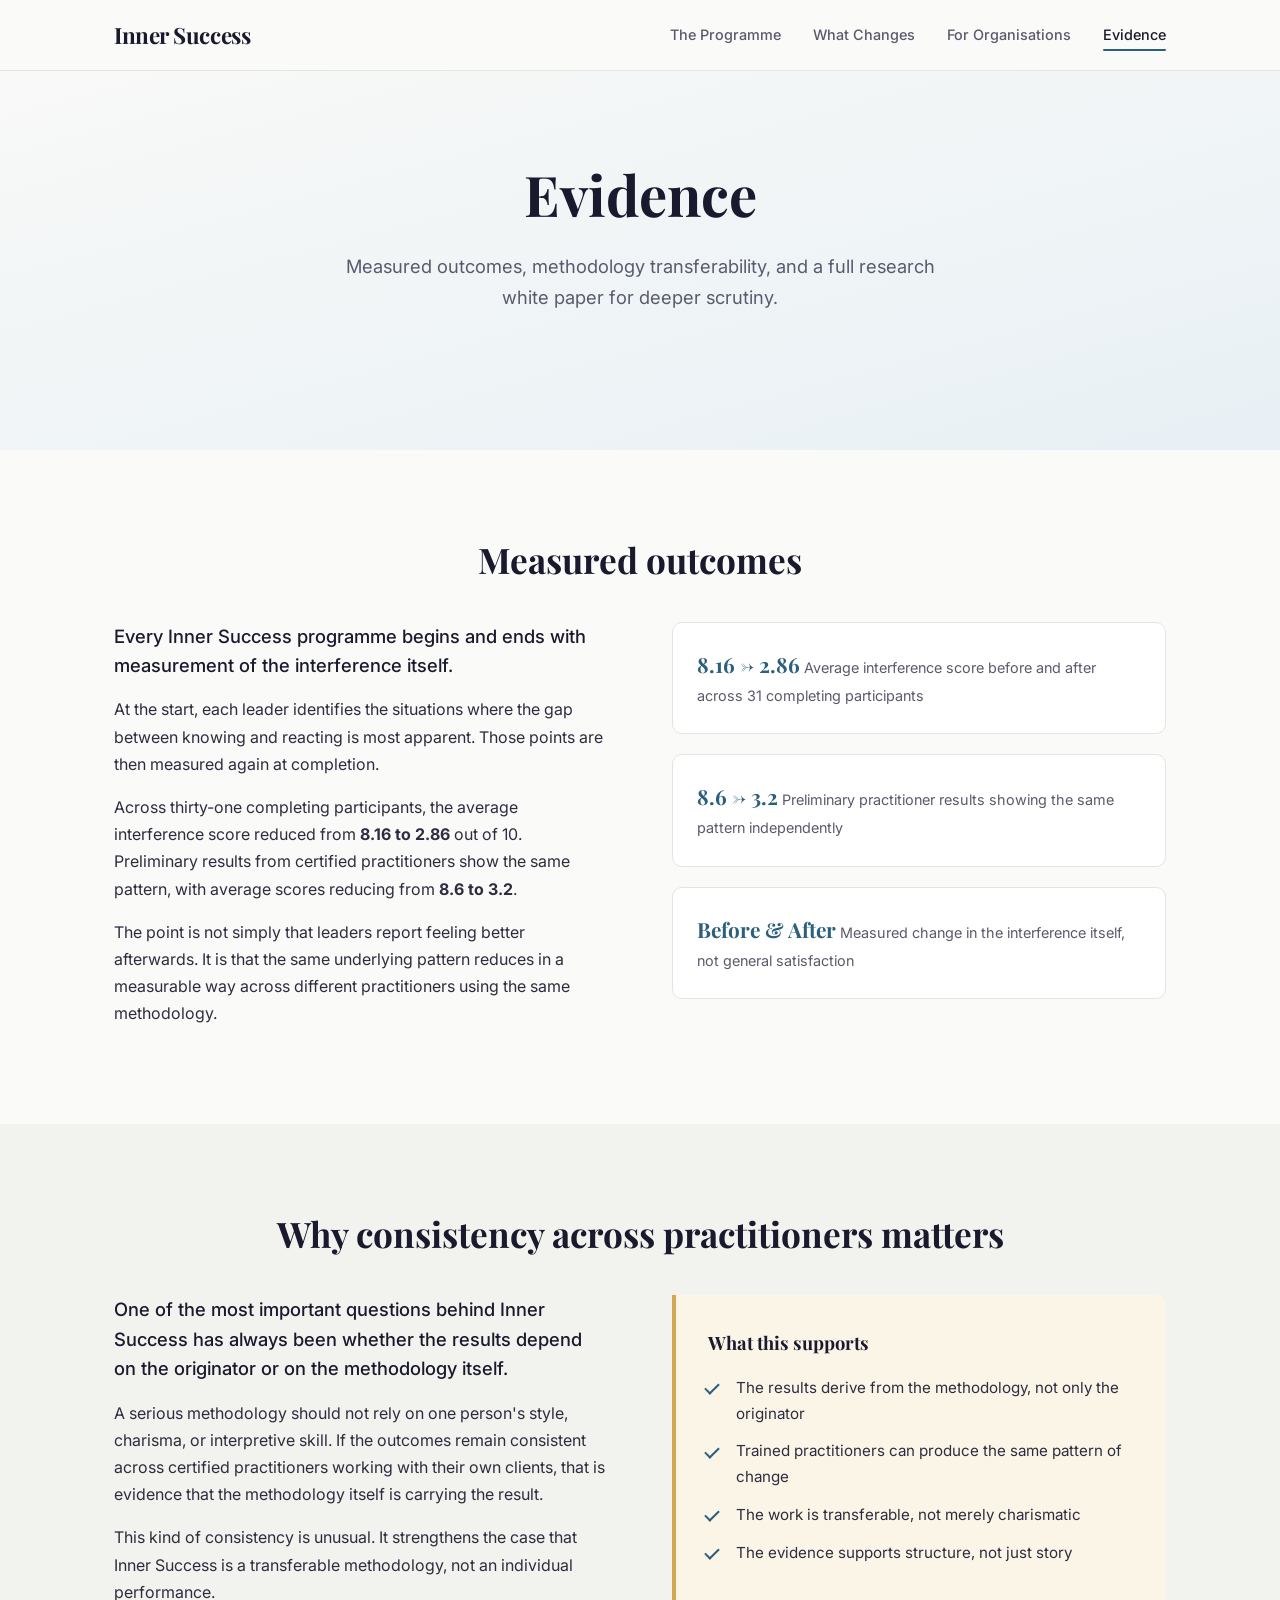
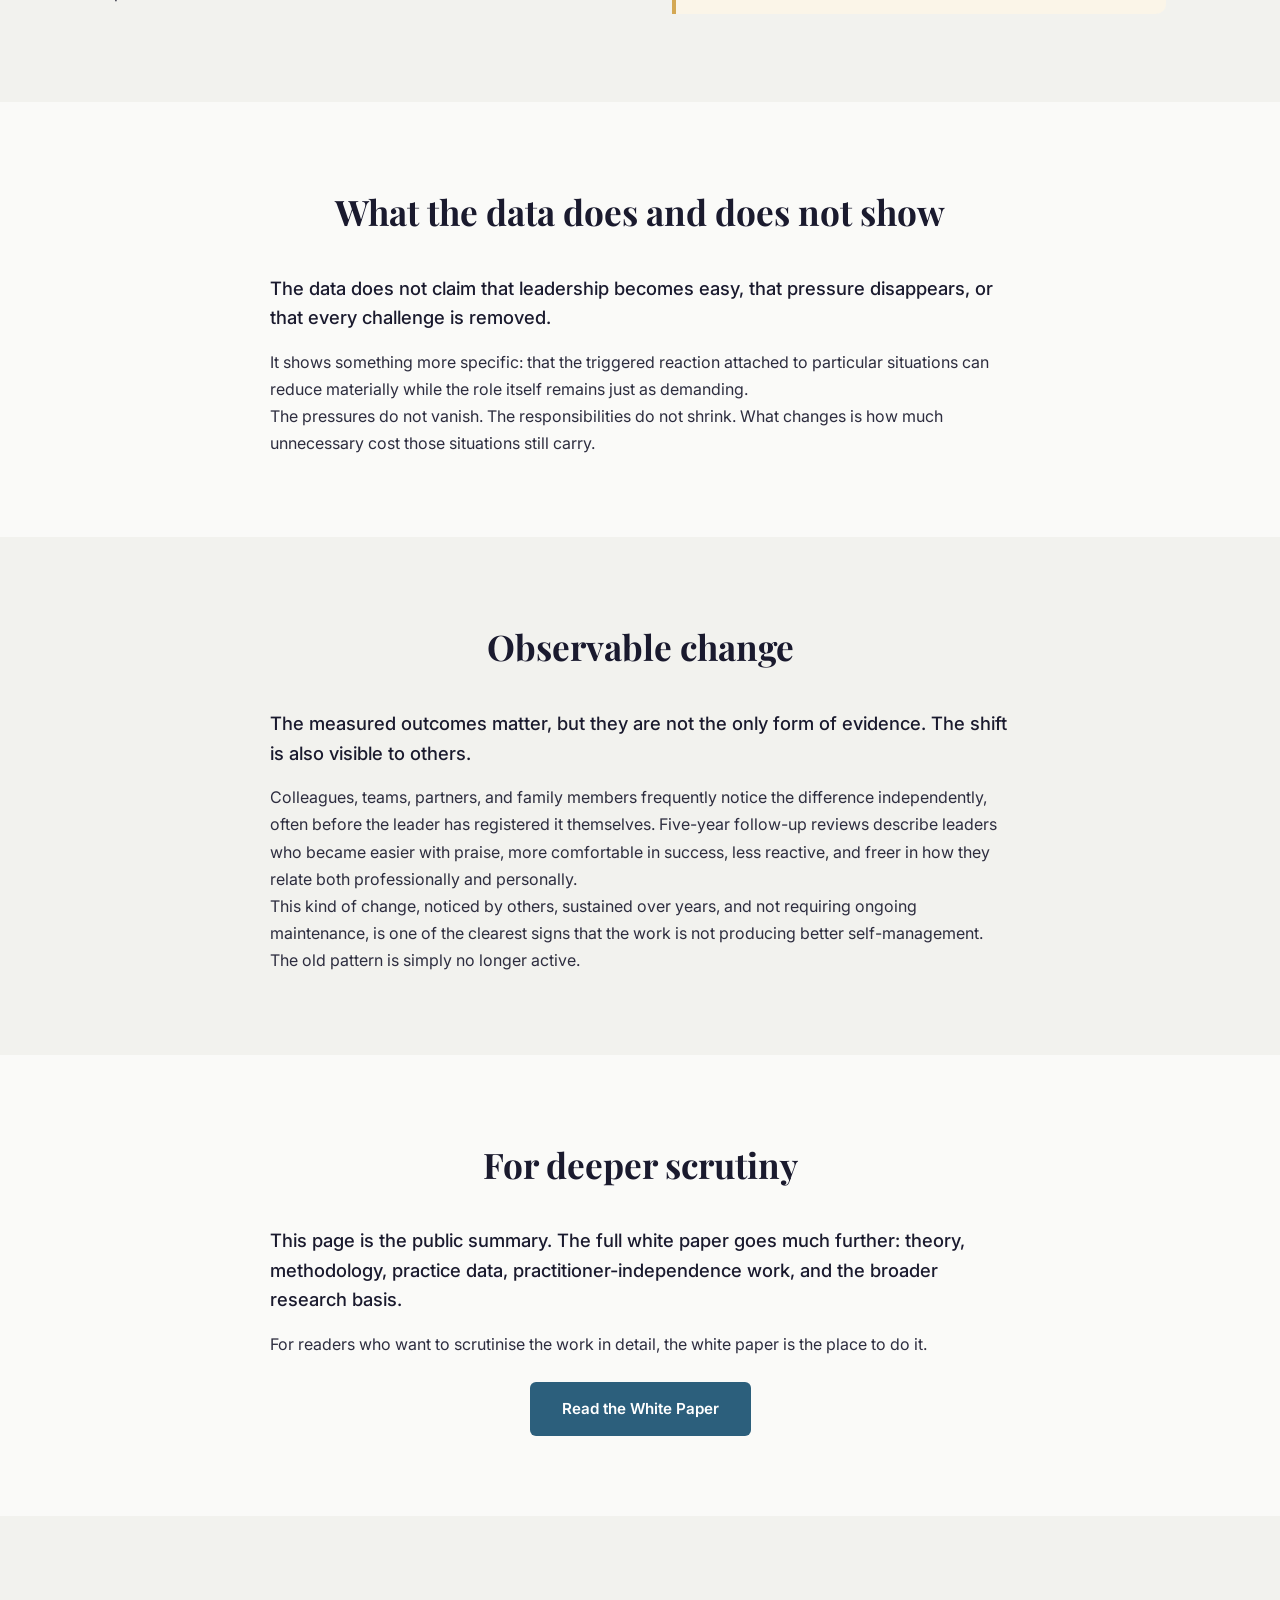
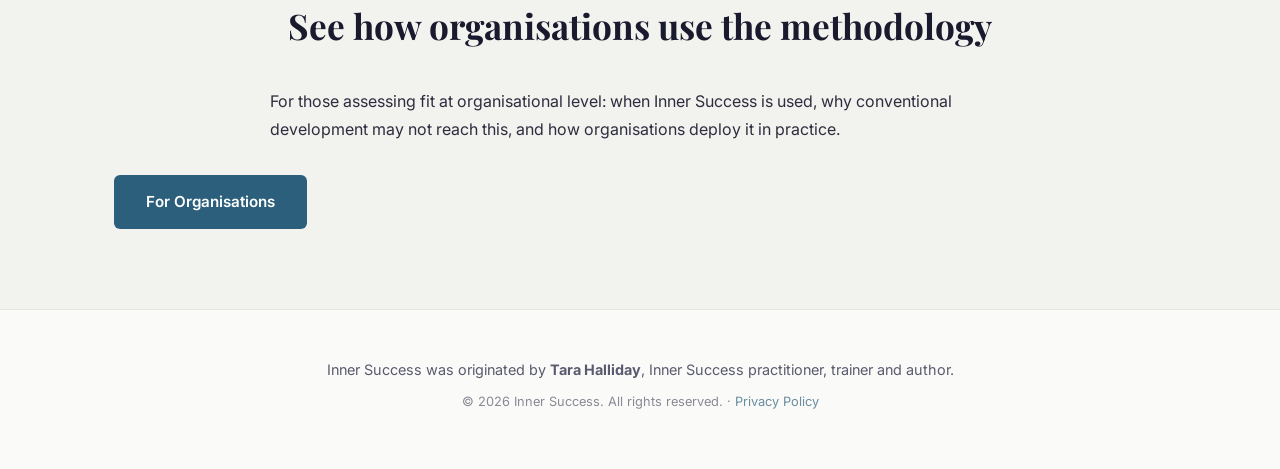
<file: evidence.html>
<!DOCTYPE html>
<html lang="en">
<head>
    <meta charset="UTF-8">
    <meta name="viewport" content="width=device-width, initial-scale=1.0">
    <title>Evidence | Inner Success</title>
    <meta name="description" content="Measured outcomes, methodology transferability, and a full research white paper for deeper scrutiny.">

    <!-- Canonical URL -->
    <link rel="canonical" href="https://innersuccess.me/evidence.html">

    <!-- Favicon -->
    <link rel="icon" href="favicon.svg" type="image/svg+xml">

    <!-- Theme colour -->
    <meta name="theme-color" content="#1A1A2E">

    <!-- Open Graph -->
    <meta property="og:type" content="website">
    <meta property="og:site_name" content="Inner Success">
    <meta property="og:title" content="Evidence | Inner Success">
    <meta property="og:description" content="Measured outcomes, methodology transferability, and a full research white paper for deeper scrutiny.">
    <meta property="og:url" content="https://innersuccess.me/evidence.html">
    <meta property="og:image" content="https://innersuccess.me/images/og-image.png">
    <meta property="og:image:alt" content="Inner Success logo">
    <meta property="og:image:width" content="1200">
    <meta property="og:image:height" content="630">

    <!-- Twitter / X -->
    <meta name="twitter:card" content="summary_large_image">
    <meta name="twitter:title" content="Evidence | Inner Success">
    <meta name="twitter:description" content="Measured outcomes, methodology transferability, and a full research white paper for deeper scrutiny.">
    <meta name="twitter:image" content="https://innersuccess.me/images/og-image.png">
    <meta name="twitter:image:alt" content="Inner Success logo">

    <link rel="preconnect" href="https://fonts.googleapis.com">
    <link rel="preconnect" href="https://fonts.gstatic.com" crossorigin>
    <link href="https://fonts.googleapis.com/css2?family=Inter:wght@400;500;600;700&family=Playfair+Display:wght@600;700&display=swap" rel="stylesheet">
    <link rel="stylesheet" href="styles.css">

    <!-- Structured Data -->
    <script type="application/ld+json">
    {
      "@context": "https://schema.org",
      "@type": "WebPage",
      "name": "Evidence | Inner Success",
      "description": "Measured outcomes, methodology transferability, and a full research white paper for deeper scrutiny.",
      "url": "https://innersuccess.me/evidence.html",
      "isPartOf": {
        "@type": "WebSite",
        "name": "Inner Success",
        "url": "https://innersuccess.me"
      }
    }
    </script>
</head>
<body>

    <nav class="nav">
        <div class="nav-inner">
            <a href="index.html" class="nav-logo">Inner Success</a>
            <div class="nav-links">
                <a href="programme.html" class="nav-link">The Programme</a>
                <a href="what-changes.html" class="nav-link">What Changes</a>
                <a href="organisations.html" class="nav-link">For Organisations</a>
                <a href="evidence.html" class="nav-link active">Evidence</a>
            </div>
            <button class="nav-toggle" aria-label="Toggle menu">
                <span></span><span></span><span></span>
            </button>
        </div>
    </nav>

    <header class="hero">
        <div class="container">
            <h1 class="hero-title">Evidence</h1>
            <p class="hero-subtitle">Measured outcomes, methodology transferability, and a full research white paper for deeper scrutiny.</p>
        </div>
    </header>

    <section class="section">
        <div class="container">
            <h2 class="section-title">Measured outcomes</h2>
            <div class="two-col">
                <div>
                    <p class="lead-text">Every Inner Success programme begins and ends with measurement of the interference itself.</p>
                    <p>At the start, each leader identifies the situations where the gap between knowing and reacting is most apparent. Those points are then measured again at completion.</p>
                    <p>Across thirty-one completing participants, the average interference score reduced from <strong>8.16 to 2.86</strong> out of 10. Preliminary results from certified practitioners show the same pattern, with average scores reducing from <strong>8.6 to 3.2</strong>.</p>
                    <p>The point is not simply that leaders report feeling better afterwards. It is that the same underlying pattern reduces in a measurable way across different practitioners using the same methodology.</p>
                </div>
                <div class="stat-stack">
                    <div class="stat-card">
                        <span class="stat-number">8.16 &rarr; 2.86</span>
                        <span class="stat-label">Average interference score before and after across 31 completing participants</span>
                    </div>
                    <div class="stat-card">
                        <span class="stat-number">8.6 &rarr; 3.2</span>
                        <span class="stat-label">Preliminary practitioner results showing the same pattern independently</span>
                    </div>
                    <div class="stat-card">
                        <span class="stat-number">Before &amp; After</span>
                        <span class="stat-label">Measured change in the interference itself, not general satisfaction</span>
                    </div>
                </div>
            </div>
        </div>
    </section>

    <section class="section section-alt">
        <div class="container">
            <h2 class="section-title">Why consistency across practitioners matters</h2>
            <div class="two-col">
                <div>
                    <p class="lead-text">One of the most important questions behind Inner Success has always been whether the results depend on the originator or on the methodology itself.</p>
                    <p>A serious methodology should not rely on one person's style, charisma, or interpretive skill. If the outcomes remain consistent across certified practitioners working with their own clients, that is evidence that the methodology itself is carrying the result.</p>
                    <p>This kind of consistency is unusual. It strengthens the case that Inner Success is a transferable methodology, not an individual performance.</p>
                </div>
                <div class="aside-block">
                    <h3>What this supports</h3>
                    <ul class="check-list">
                        <li>The results derive from the methodology, not only the originator</li>
                        <li>Trained practitioners can produce the same pattern of change</li>
                        <li>The work is transferable, not merely charismatic</li>
                        <li>The evidence supports structure, not just story</li>
                    </ul>
                </div>
            </div>
        </div>
    </section>

    <section class="section">
        <div class="container">
            <h2 class="section-title">What the data does and does not show</h2>
            <p class="lead-text" style="max-width: 740px;">The data does not claim that leadership becomes easy, that pressure disappears, or that every challenge is removed.</p>
            <p style="max-width: 740px;">It shows something more specific: that the triggered reaction attached to particular situations can reduce materially while the role itself remains just as demanding.</p>
            <p style="max-width: 740px;">The pressures do not vanish. The responsibilities do not shrink. What changes is how much unnecessary cost those situations still carry.</p>
        </div>
    </section>

    <section class="section section-alt">
        <div class="container">
            <h2 class="section-title">Observable change</h2>
            <p class="lead-text" style="max-width: 740px;">The measured outcomes matter, but they are not the only form of evidence. The shift is also visible to others.</p>
            <p style="max-width: 740px;">Colleagues, teams, partners, and family members frequently notice the difference independently, often before the leader has registered it themselves. Five-year follow-up reviews describe leaders who became easier with praise, more comfortable in success, less reactive, and freer in how they relate both professionally and personally.</p>
            <p style="max-width: 740px;">This kind of change, noticed by others, sustained over years, and not requiring ongoing maintenance, is one of the clearest signs that the work is not producing better self-management. The old pattern is simply no longer active.</p>
        </div>
    </section>

    <section class="section">
        <div class="container">
            <h2 class="section-title">For deeper scrutiny</h2>
            <p class="lead-text" style="max-width: 740px;">This page is the public summary. The full white paper goes much further: theory, methodology, practice data, practitioner-independence work, and the broader research basis.</p>
            <p style="max-width: 740px;">For readers who want to scrutinise the work in detail, the white paper is the place to do it.</p>
            <div class="books-section">
                <a href="white-paper.html" class="btn btn-primary" style="margin-top: 1.5rem;">Read the White Paper</a>
            </div>
        </div>
    </section>

    <section class="section section-alt">
        <div class="container">
            <h2 class="section-title">See how organisations use the methodology</h2>
            <p style="max-width: 740px; margin-bottom: 2rem;">For those assessing fit at organisational level: when Inner Success is used, why conventional development may not reach this, and how organisations deploy it in practice.</p>
            <a href="organisations.html" class="btn btn-primary">For Organisations</a>
        </div>
    </section>

    <footer class="footer">
        <div class="container footer-inner">
            <p>Inner Success was originated by <strong>Tara Halliday</strong>, Inner Success practitioner, trainer and author.</p>
            <p class="footer-small">&copy; 2026 Inner Success. All rights reserved. &middot; <a href="privacy.html">Privacy Policy</a></p>
        </div>
    </footer>

    <script src="script.js"></script>
</body>
</html>
</file>
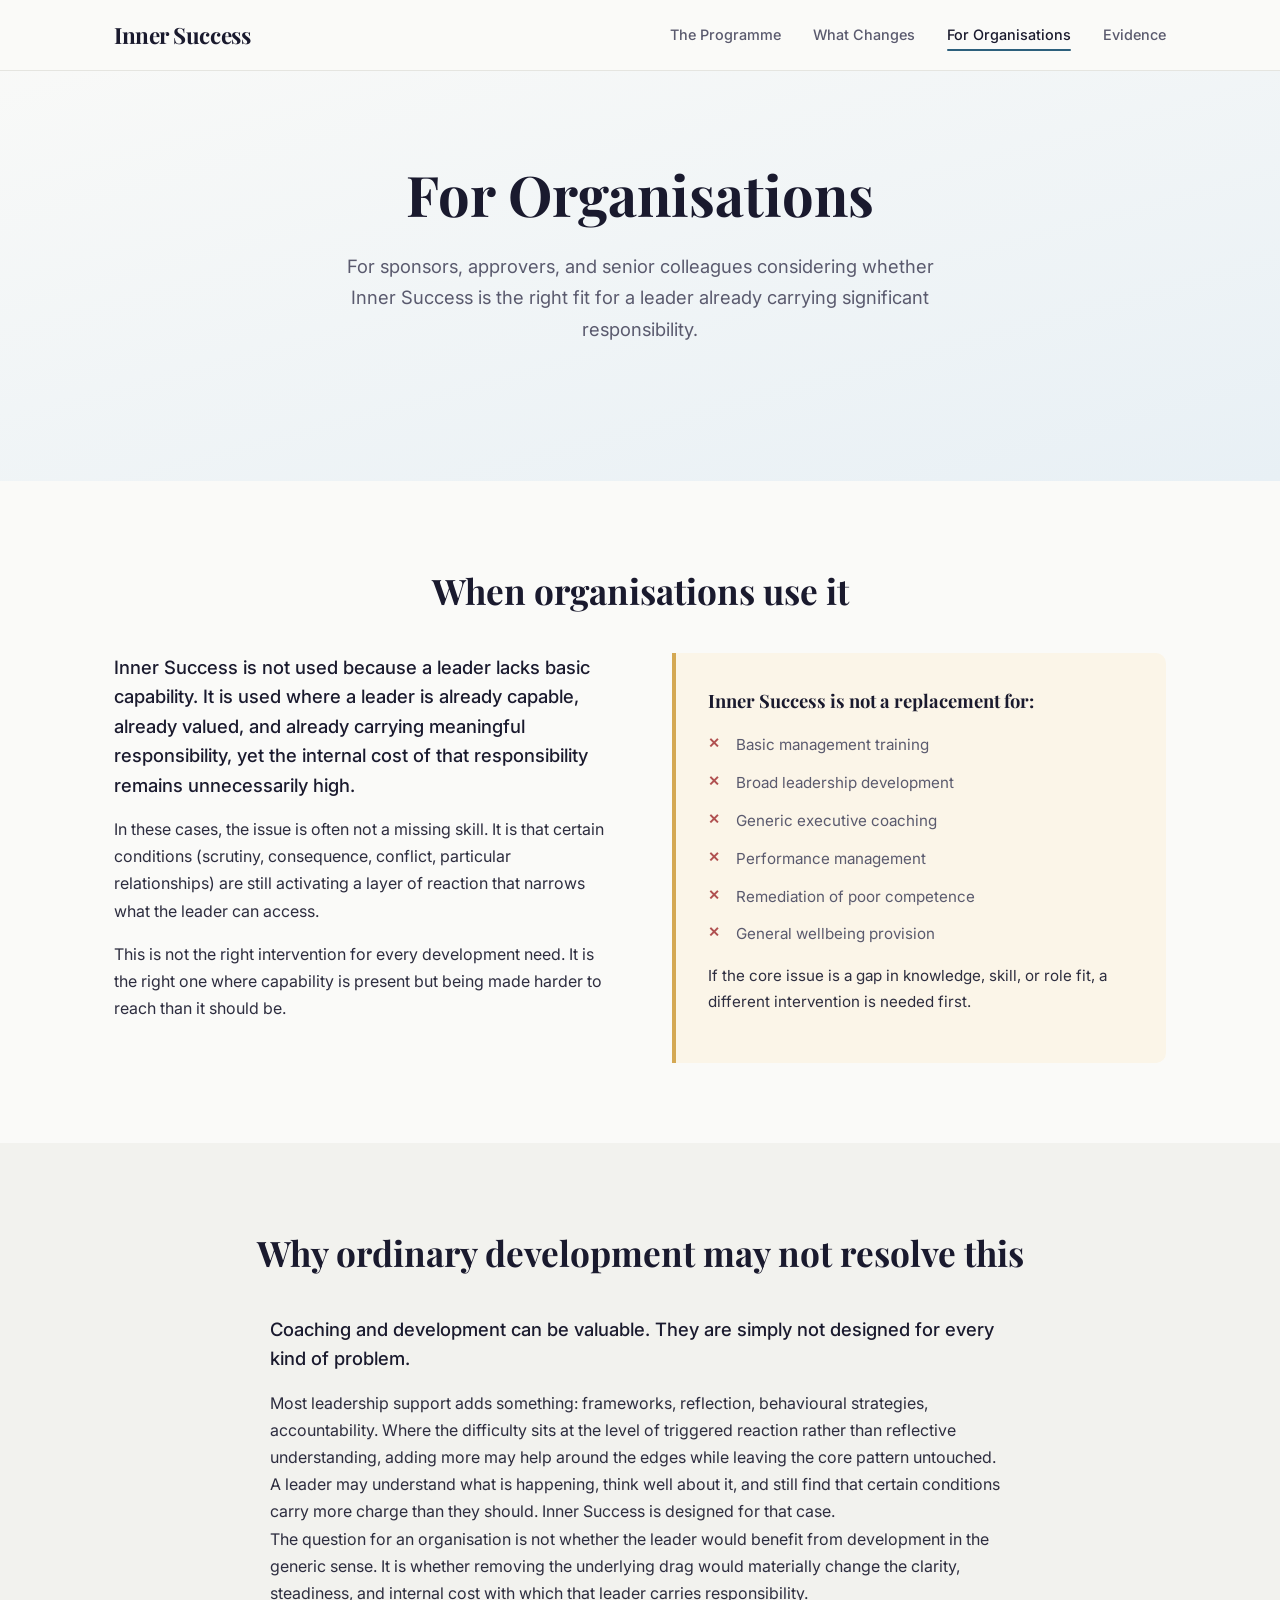
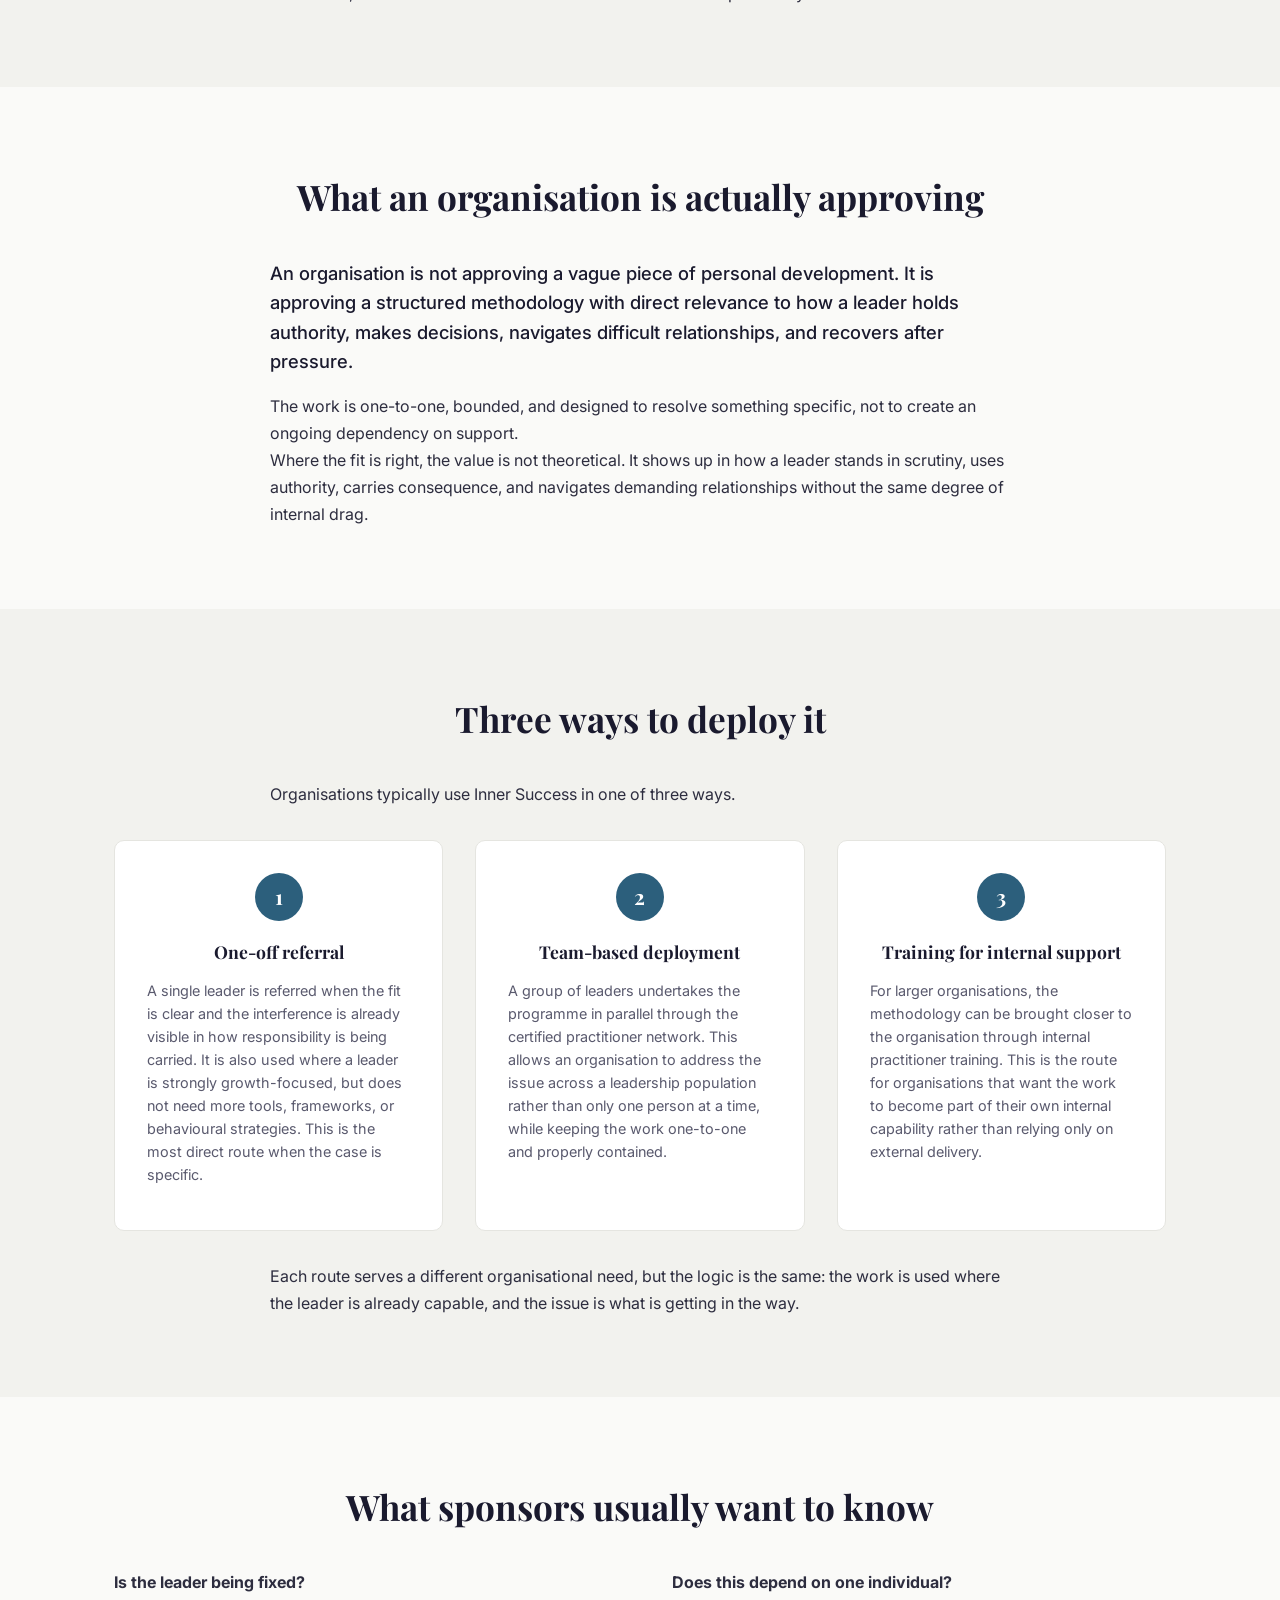
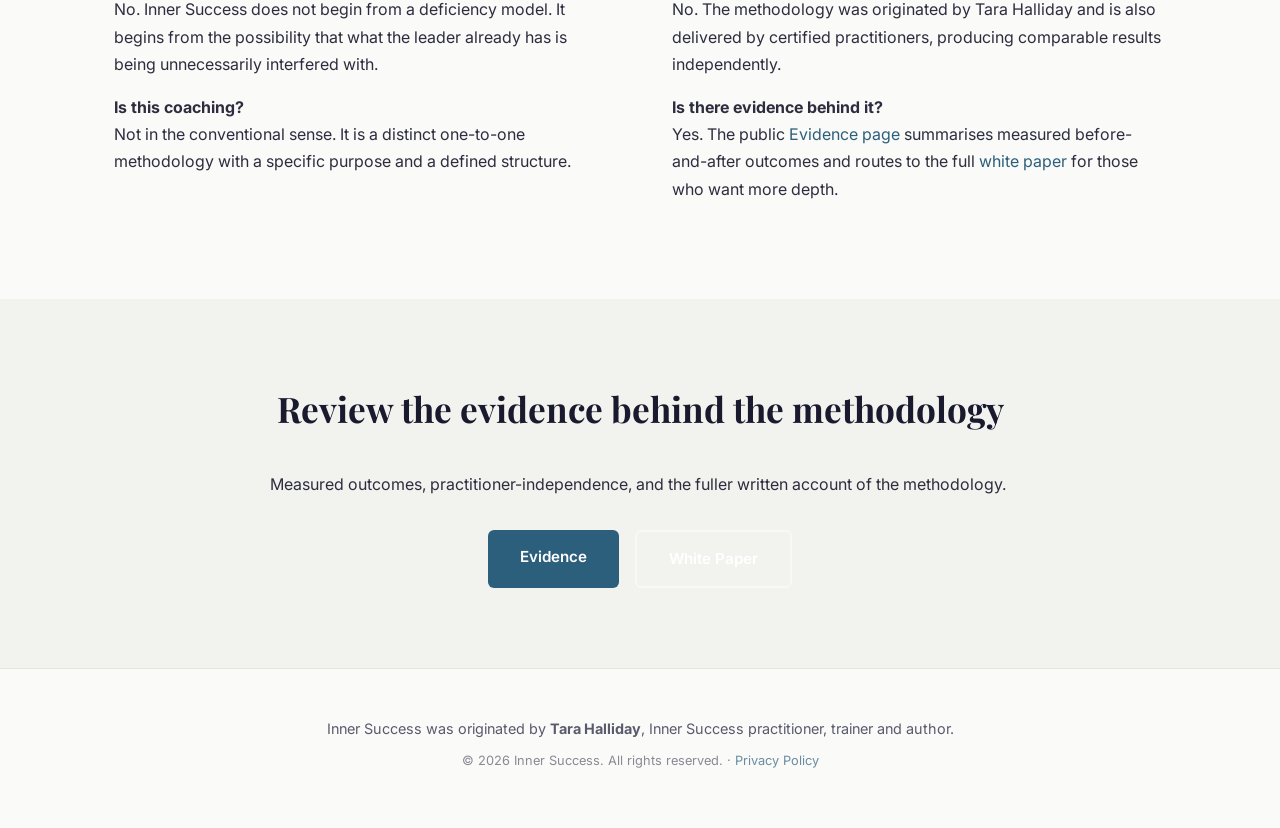
<file: organisations.html>
<!DOCTYPE html>
<html lang="en">
<head>
    <meta charset="UTF-8">
    <meta name="viewport" content="width=device-width, initial-scale=1.0">
    <title>For Organisations | Inner Success</title>
    <meta name="description" content="For sponsors and referring organisations considering whether Inner Success is the right fit for a leader already carrying meaningful responsibility.">

    <!-- Canonical URL -->
    <link rel="canonical" href="https://innersuccess.me/organisations.html">

    <!-- Favicon -->
    <link rel="icon" href="favicon.svg" type="image/svg+xml">

    <!-- Theme colour -->
    <meta name="theme-color" content="#1A1A2E">

    <!-- Open Graph -->
    <meta property="og:type" content="website">
    <meta property="og:site_name" content="Inner Success">
    <meta property="og:title" content="For Organisations | Inner Success">
    <meta property="og:description" content="For sponsors and referring organisations considering whether Inner Success is the right fit for a leader already carrying meaningful responsibility.">
    <meta property="og:url" content="https://innersuccess.me/organisations.html">
    <meta property="og:image" content="https://innersuccess.me/images/og-image.png">
    <meta property="og:image:alt" content="Inner Success logo">
    <meta property="og:image:width" content="1200">
    <meta property="og:image:height" content="630">

    <!-- Twitter / X -->
    <meta name="twitter:card" content="summary_large_image">
    <meta name="twitter:title" content="For Organisations | Inner Success">
    <meta name="twitter:description" content="For sponsors and referring organisations considering whether Inner Success is the right fit for a leader already carrying meaningful responsibility.">
    <meta name="twitter:image" content="https://innersuccess.me/images/og-image.png">
    <meta name="twitter:image:alt" content="Inner Success logo">

    <link rel="preconnect" href="https://fonts.googleapis.com">
    <link rel="preconnect" href="https://fonts.gstatic.com" crossorigin>
    <link href="https://fonts.googleapis.com/css2?family=Inter:wght@400;500;600;700&family=Playfair+Display:wght@600;700&display=swap" rel="stylesheet">
    <link rel="stylesheet" href="styles.css">

    <!-- Structured Data -->
    <script type="application/ld+json">
    {
      "@context": "https://schema.org",
      "@type": "WebPage",
      "name": "For Organisations | Inner Success",
      "description": "For sponsors and referring organisations considering whether Inner Success is the right fit for a leader already carrying meaningful responsibility.",
      "url": "https://innersuccess.me/organisations.html",
      "isPartOf": {
        "@type": "WebSite",
        "name": "Inner Success",
        "url": "https://innersuccess.me"
      }
    }
    </script>
</head>
<body>

    <nav class="nav">
        <div class="nav-inner">
            <a href="index.html" class="nav-logo">Inner Success</a>
            <div class="nav-links">
                <a href="programme.html" class="nav-link">The Programme</a>
                <a href="what-changes.html" class="nav-link">What Changes</a>
                <a href="organisations.html" class="nav-link active">For Organisations</a>
                <a href="evidence.html" class="nav-link">Evidence</a>
            </div>
            <button class="nav-toggle" aria-label="Toggle menu">
                <span></span><span></span><span></span>
            </button>
        </div>
    </nav>

    <header class="hero">
        <div class="container">
            <h1 class="hero-title">For Organisations</h1>
            <p class="hero-subtitle">For sponsors, approvers, and senior colleagues considering whether Inner Success is the right fit for a leader already carrying significant responsibility.</p>
        </div>
    </header>

    <section class="section">
        <div class="container">
            <h2 class="section-title">When organisations use it</h2>
            <div class="two-col">
                <div>
                    <p class="lead-text">Inner Success is not used because a leader lacks basic capability. It is used where a leader is already capable, already valued, and already carrying meaningful responsibility, yet the internal cost of that responsibility remains unnecessarily high.</p>
                    <p>In these cases, the issue is often not a missing skill. It is that certain conditions (scrutiny, consequence, conflict, particular relationships) are still activating a layer of reaction that narrows what the leader can access.</p>
                    <p>This is not the right intervention for every development need. It is the right one where capability is present but being made harder to reach than it should be.</p>
                </div>
                <div class="aside-block">
                    <h3>Inner Success is not a replacement for:</h3>
                    <ul class="cross-list">
                        <li>Basic management training</li>
                        <li>Broad leadership development</li>
                        <li>Generic executive coaching</li>
                        <li>Performance management</li>
                        <li>Remediation of poor competence</li>
                        <li>General wellbeing provision</li>
                    </ul>
                    <p>If the core issue is a gap in knowledge, skill, or role fit, a different intervention is needed first.</p>
                </div>
            </div>
        </div>
    </section>

    <section class="section section-alt">
        <div class="container">
            <h2 class="section-title">Why ordinary development may not resolve this</h2>
            <p class="lead-text" style="max-width: 740px;">Coaching and development can be valuable. They are simply not designed for every kind of problem.</p>
            <p style="max-width: 740px;">Most leadership support adds something: frameworks, reflection, behavioural strategies, accountability. Where the difficulty sits at the level of triggered reaction rather than reflective understanding, adding more may help around the edges while leaving the core pattern untouched.</p>
            <p style="max-width: 740px;">A leader may understand what is happening, think well about it, and still find that certain conditions carry more charge than they should. Inner Success is designed for that case.</p>
            <p style="max-width: 740px;">The question for an organisation is not whether the leader would benefit from development in the generic sense. It is whether removing the underlying drag would materially change the clarity, steadiness, and internal cost with which that leader carries responsibility.</p>
        </div>
    </section>

    <section class="section">
        <div class="container">
            <h2 class="section-title">What an organisation is actually approving</h2>
            <p class="lead-text" style="max-width: 740px;">An organisation is not approving a vague piece of personal development. It is approving a structured methodology with direct relevance to how a leader holds authority, makes decisions, navigates difficult relationships, and recovers after pressure.</p>
            <p style="max-width: 740px;">The work is one-to-one, bounded, and designed to resolve something specific, not to create an ongoing dependency on support.</p>
            <p style="max-width: 740px;">Where the fit is right, the value is not theoretical. It shows up in how a leader stands in scrutiny, uses authority, carries consequence, and navigates demanding relationships without the same degree of internal drag.</p>
        </div>
    </section>

    <section class="section section-alt">
        <div class="container">
            <h2 class="section-title">Three ways to deploy it</h2>
            <p style="max-width: 740px; margin-bottom: 2rem;">Organisations typically use Inner Success in one of three ways.</p>
            <div class="process-grid">
                <div class="process-card">
                    <div class="process-number">1</div>
                    <h3>One-off referral</h3>
                    <p>A single leader is referred when the fit is clear and the interference is already visible in how responsibility is being carried. It is also used where a leader is strongly growth-focused, but does not need more tools, frameworks, or behavioural strategies. This is the most direct route when the case is specific.</p>
                </div>
                <div class="process-card">
                    <div class="process-number">2</div>
                    <h3>Team-based deployment</h3>
                    <p>A group of leaders undertakes the programme in parallel through the certified practitioner network. This allows an organisation to address the issue across a leadership population rather than only one person at a time, while keeping the work one-to-one and properly contained.</p>
                </div>
                <div class="process-card">
                    <div class="process-number">3</div>
                    <h3>Training for internal support</h3>
                    <p>For larger organisations, the methodology can be brought closer to the organisation through internal practitioner training. This is the route for organisations that want the work to become part of their own internal capability rather than relying only on external delivery.</p>
                </div>
            </div>
            <p style="max-width: 740px; margin-top: 2rem;">Each route serves a different organisational need, but the logic is the same: the work is used where the leader is already capable, and the issue is what is getting in the way.</p>
        </div>
    </section>

    <section class="section">
        <div class="container">
            <h2 class="section-title">What sponsors usually want to know</h2>
            <div class="two-col">
                <div>
                    <p><strong>Is the leader being fixed?</strong><br>No. Inner Success does not begin from a deficiency model. It begins from the possibility that what the leader already has is being unnecessarily interfered with.</p>
                    <p><strong>Is this coaching?</strong><br>Not in the conventional sense. It is a distinct one-to-one methodology with a specific purpose and a defined structure.</p>
                </div>
                <div>
                    <p><strong>Does this depend on one individual?</strong><br>No. The methodology was originated by Tara Halliday and is also delivered by certified practitioners, producing comparable results independently.</p>
                    <p><strong>Is there evidence behind it?</strong><br>Yes. The public <a href="evidence.html">Evidence page</a> summarises measured before-and-after outcomes and routes to the full <a href="white-paper.html">white paper</a> for those who want more depth.</p>
                </div>
            </div>
        </div>
    </section>

    <section class="section section-alt">
        <div class="container">
            <h2 class="section-title">Review the evidence behind the methodology</h2>
            <p style="max-width: 740px; margin-bottom: 2rem;">Measured outcomes, practitioner-independence, and the fuller written account of the methodology.</p>
            <div class="cta-buttons">
                <a href="evidence.html" class="btn btn-primary">Evidence</a>
                <a href="white-paper.html" class="btn btn-secondary">White Paper</a>
            </div>
        </div>
    </section>

    <footer class="footer">
        <div class="container footer-inner">
            <p>Inner Success was originated by <strong>Tara Halliday</strong>, Inner Success practitioner, trainer and author.</p>
            <p class="footer-small">&copy; 2026 Inner Success. All rights reserved. &middot; <a href="privacy.html">Privacy Policy</a></p>
        </div>
    </footer>

    <script src="script.js"></script>
</body>
</html>
</file>
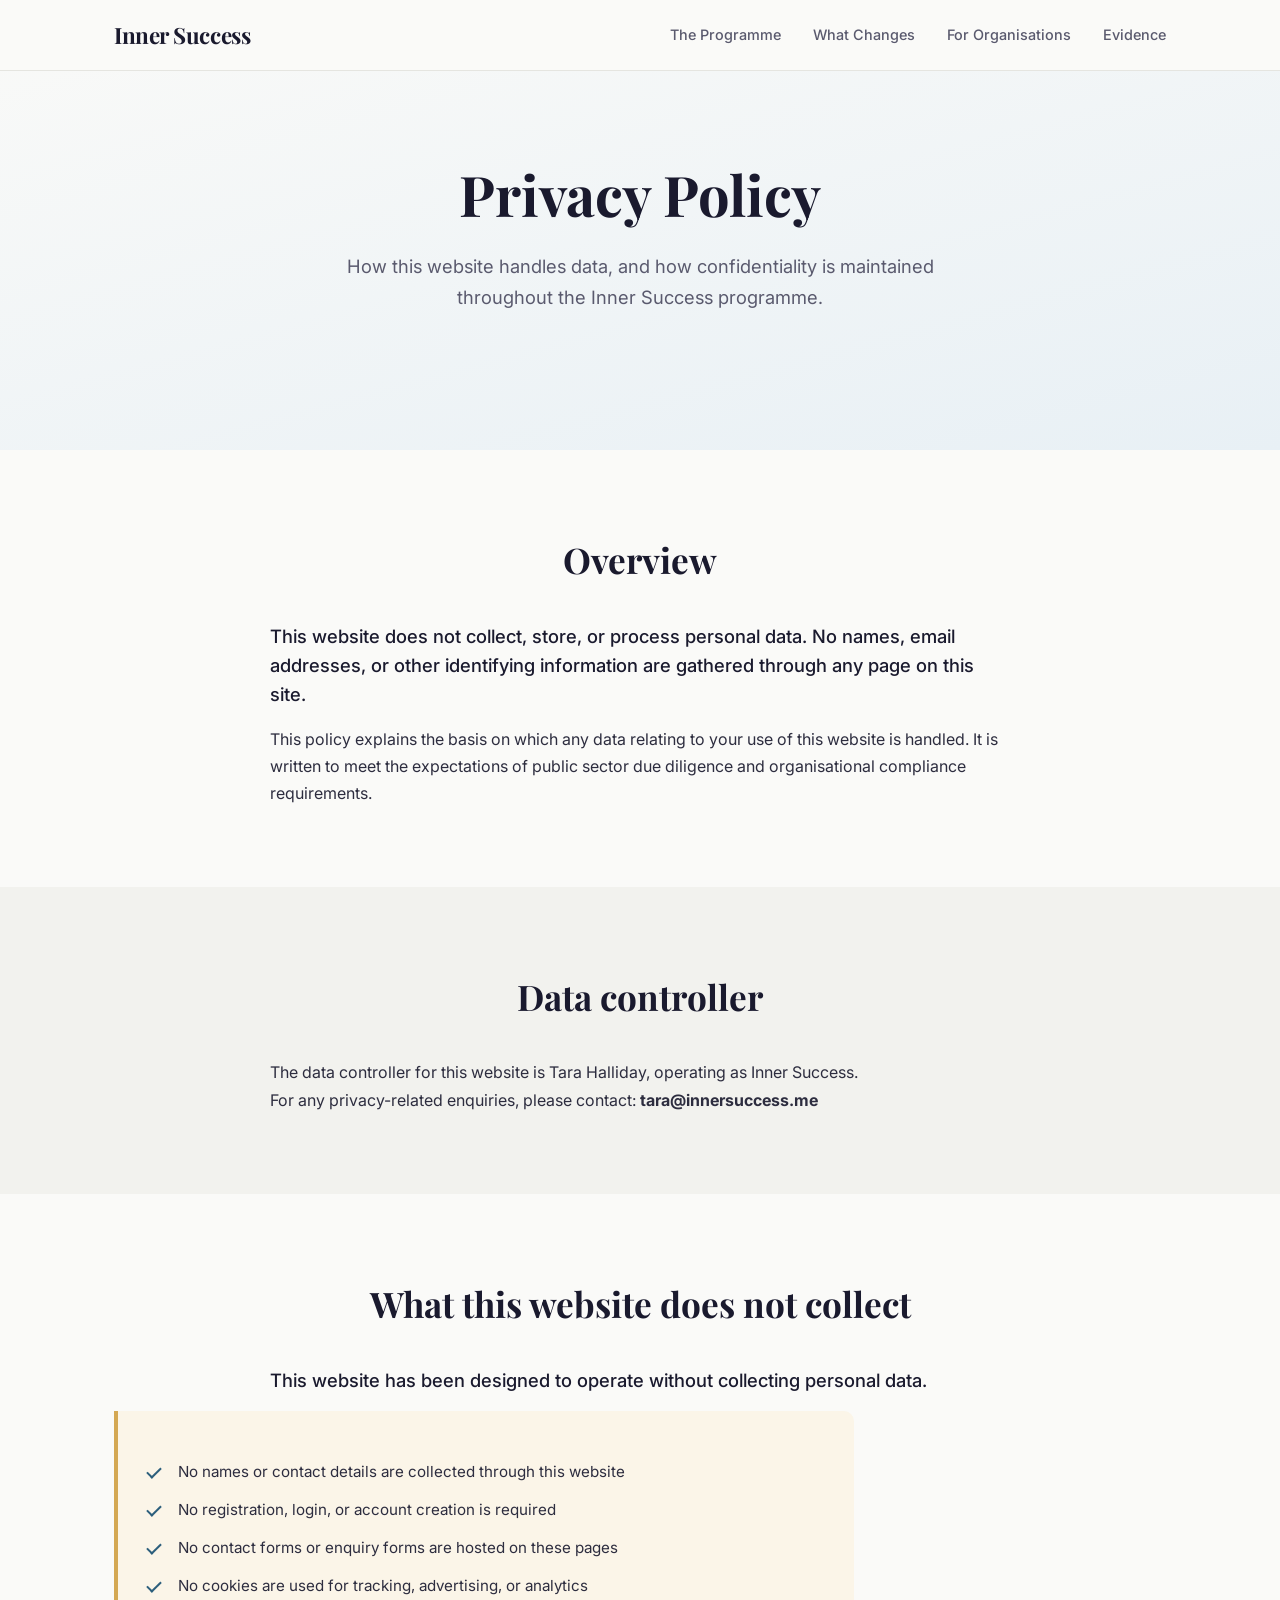
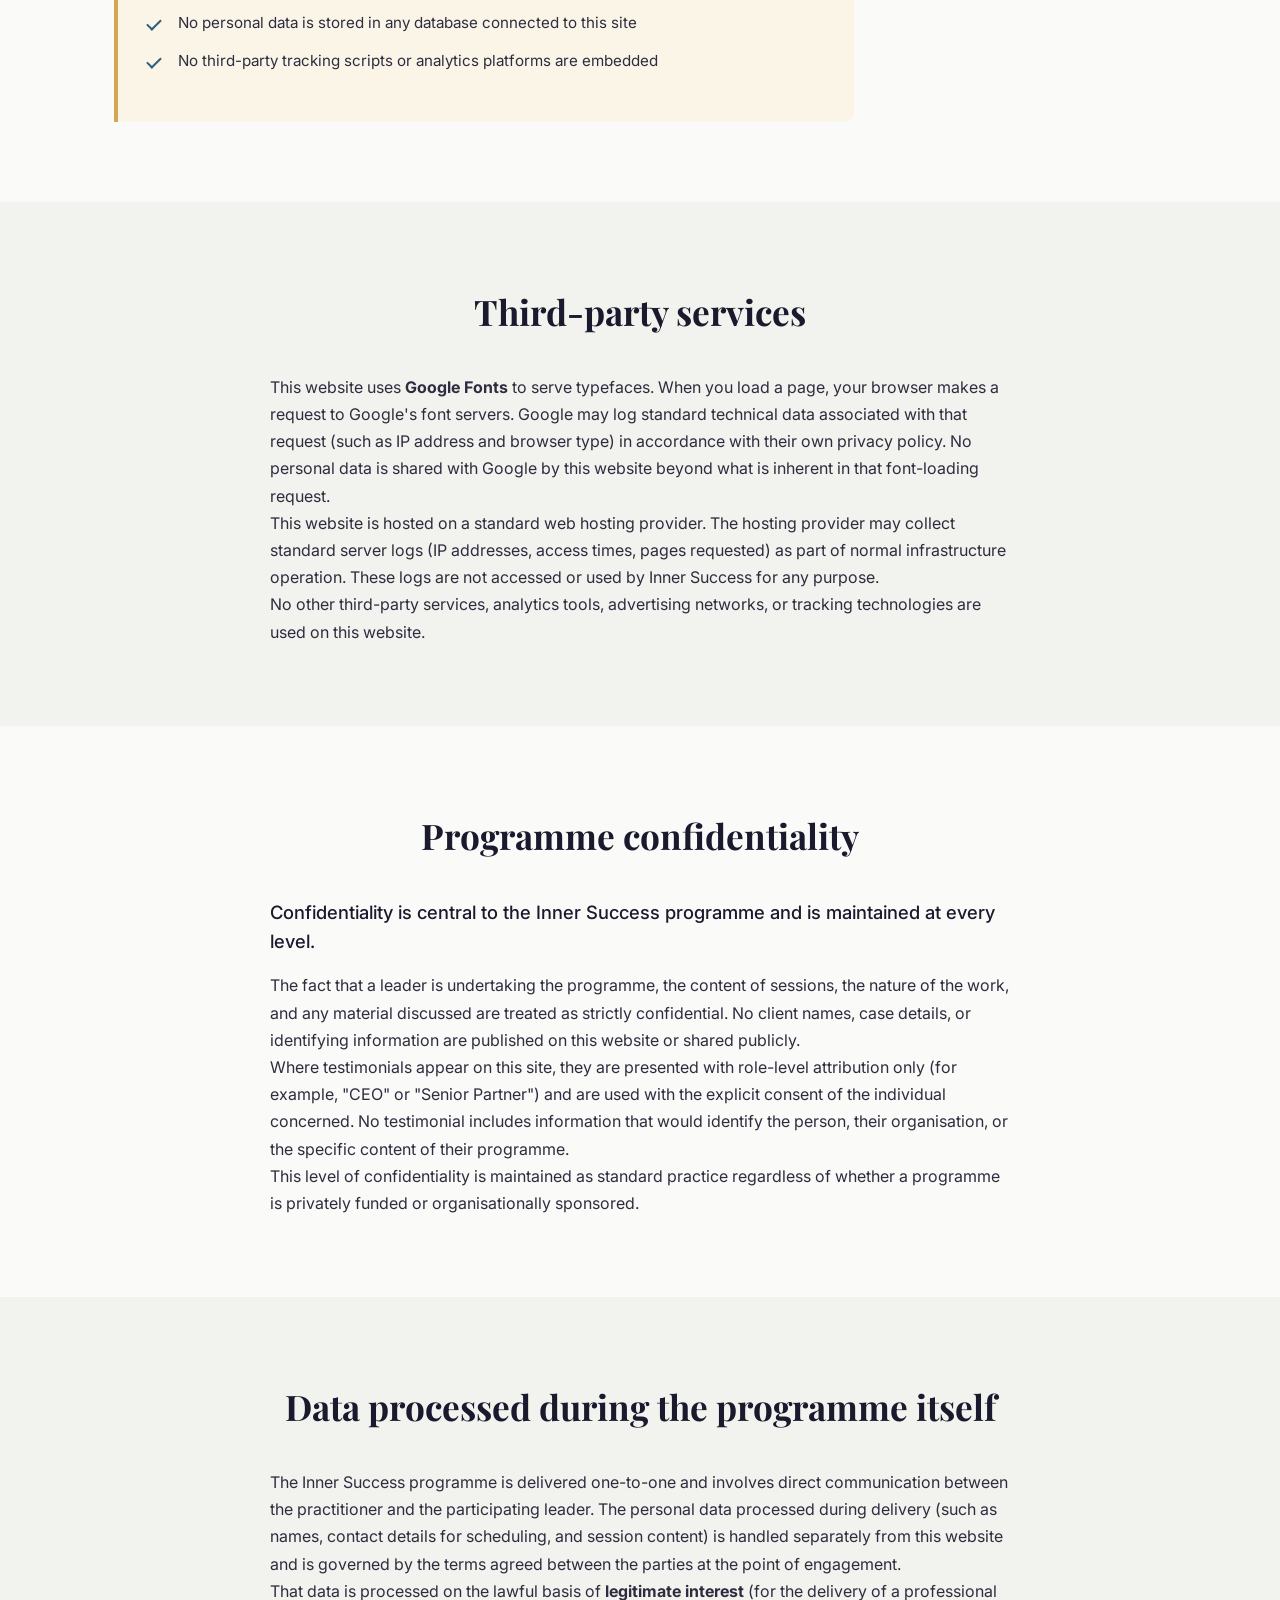
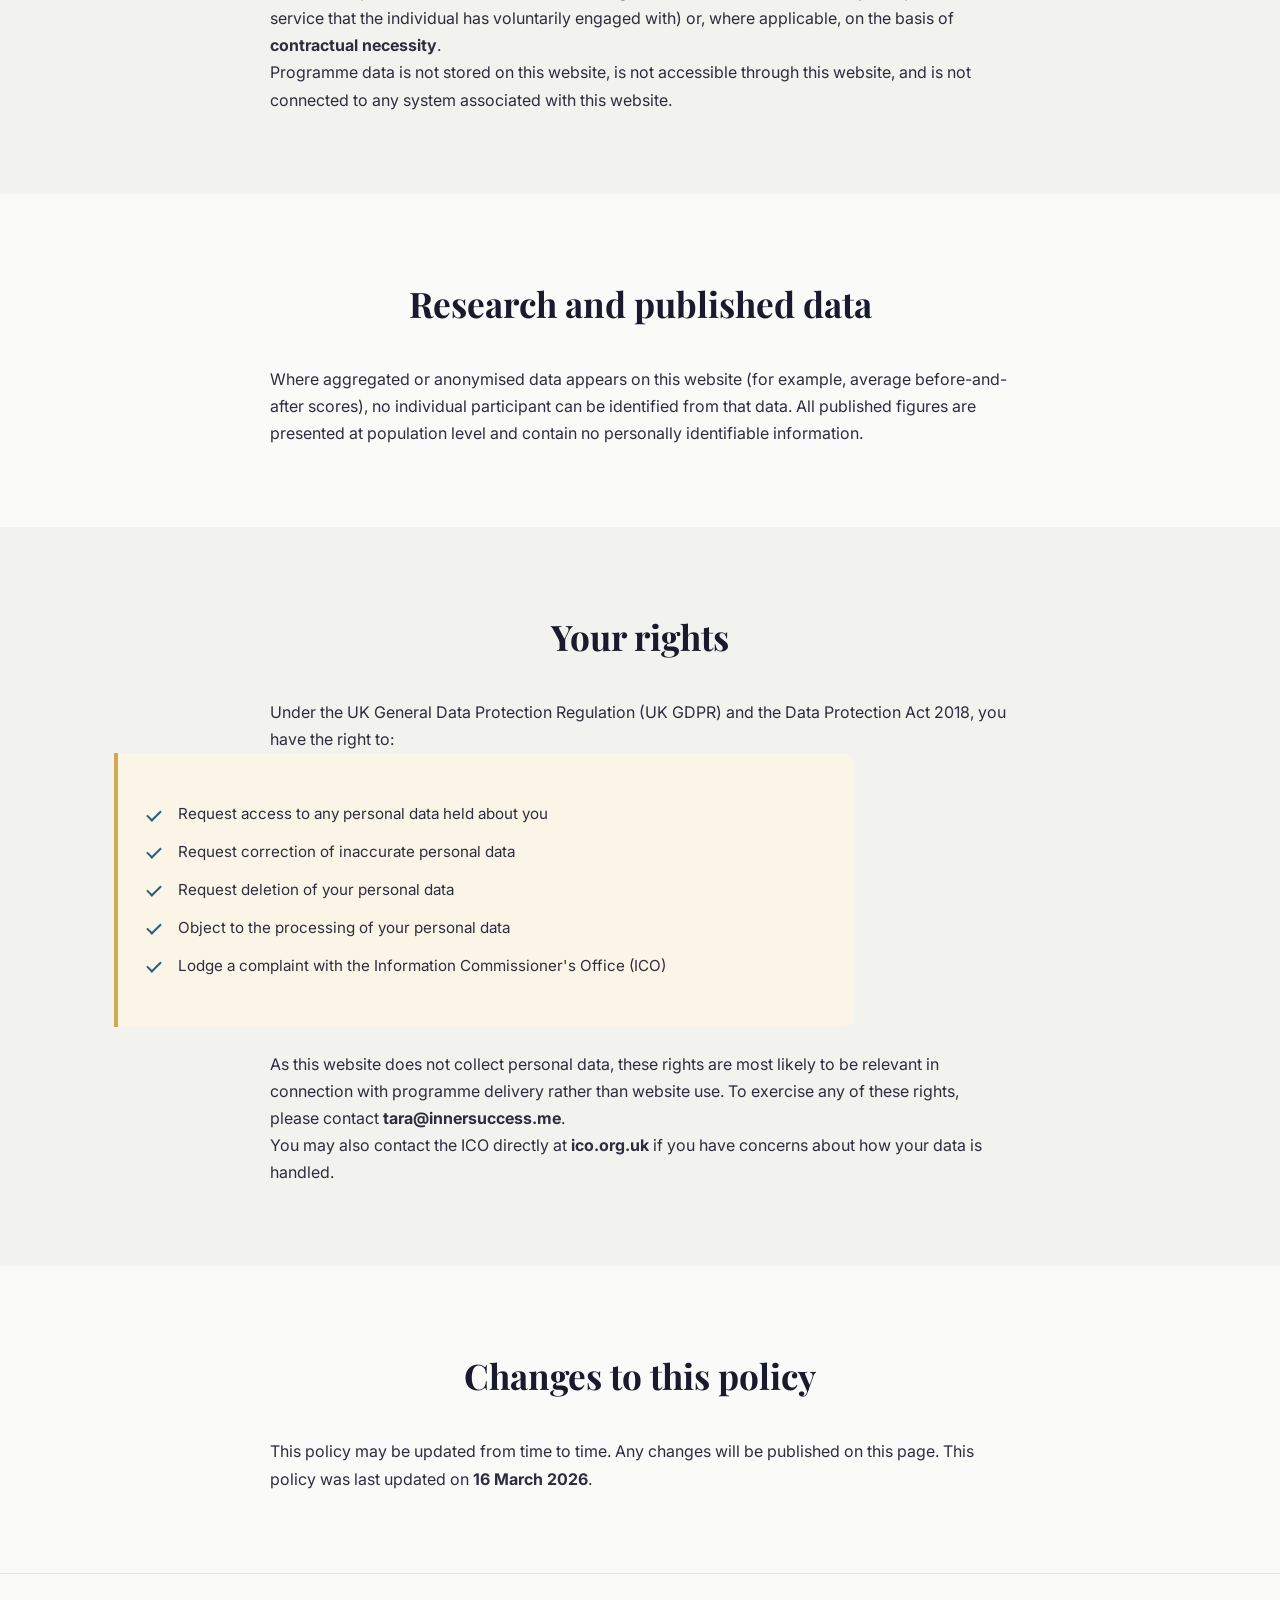
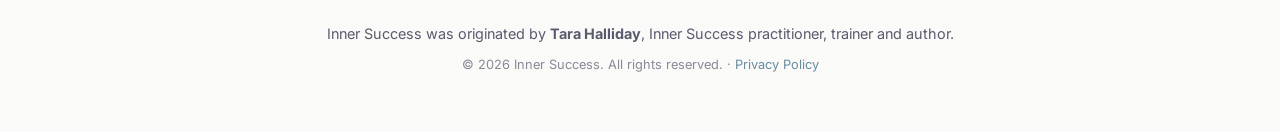
<file: privacy.html>
<!DOCTYPE html>
<html lang="en">
<head>
    <meta charset="UTF-8">
    <meta name="viewport" content="width=device-width, initial-scale=1.0">
    <title>Privacy Policy | Inner Success</title>
    <meta name="description" content="Privacy policy for the Inner Success website. No personal data is collected through this site. Programme confidentiality is maintained throughout.">

    <!-- Canonical URL -->
    <link rel="canonical" href="https://innersuccess.me/privacy.html">

    <!-- Favicon -->
    <link rel="icon" href="favicon.svg" type="image/svg+xml">

    <!-- Theme colour -->
    <meta name="theme-color" content="#1A1A2E">

    <!-- Open Graph -->
    <meta property="og:type" content="website">
    <meta property="og:site_name" content="Inner Success">
    <meta property="og:title" content="Privacy Policy | Inner Success">
    <meta property="og:description" content="Privacy policy for the Inner Success website. No personal data is collected through this site. Programme confidentiality is maintained throughout.">
    <meta property="og:url" content="https://innersuccess.me/privacy.html">
    <meta property="og:image" content="https://innersuccess.me/images/og-image.png">
    <meta property="og:image:alt" content="Inner Success logo">
    <meta property="og:image:width" content="1200">
    <meta property="og:image:height" content="630">

    <!-- Twitter / X -->
    <meta name="twitter:card" content="summary_large_image">
    <meta name="twitter:title" content="Privacy Policy | Inner Success">
    <meta name="twitter:description" content="Privacy policy for the Inner Success website. No personal data is collected through this site. Programme confidentiality is maintained throughout.">
    <meta name="twitter:image" content="https://innersuccess.me/images/og-image.png">
    <meta name="twitter:image:alt" content="Inner Success logo">

    <link rel="preconnect" href="https://fonts.googleapis.com">
    <link rel="preconnect" href="https://fonts.gstatic.com" crossorigin>
    <link href="https://fonts.googleapis.com/css2?family=Inter:wght@400;500;600;700&family=Playfair+Display:wght@600;700&display=swap" rel="stylesheet">
    <link rel="stylesheet" href="styles.css">

    <!-- Structured Data -->
    <script type="application/ld+json">
    {
      "@context": "https://schema.org",
      "@type": "WebPage",
      "name": "Privacy Policy | Inner Success",
      "description": "Privacy policy for the Inner Success website. No personal data is collected through this site.",
      "url": "https://innersuccess.me/privacy.html",
      "isPartOf": {
        "@type": "WebSite",
        "name": "Inner Success",
        "url": "https://innersuccess.me"
      }
    }
    </script>
</head>
<body>

    <nav class="nav">
        <div class="nav-inner">
            <a href="index.html" class="nav-logo">Inner Success</a>
            <div class="nav-links">
                <a href="programme.html" class="nav-link">The Programme</a>
                <a href="what-changes.html" class="nav-link">What Changes</a>
                <a href="organisations.html" class="nav-link">For Organisations</a>
                <a href="evidence.html" class="nav-link">Evidence</a>
            </div>
            <button class="nav-toggle" aria-label="Toggle menu">
                <span></span><span></span><span></span>
            </button>
        </div>
    </nav>

    <header class="hero">
        <div class="container">
            <h1 class="hero-title">Privacy Policy</h1>
            <p class="hero-subtitle">How this website handles data, and how confidentiality is maintained throughout the Inner Success programme.</p>
        </div>
    </header>

    <section class="section">
        <div class="container">
            <h2 class="section-title">Overview</h2>
            <p class="lead-text" style="max-width: 740px;">This website does not collect, store, or process personal data. No names, email addresses, or other identifying information are gathered through any page on this site.</p>
            <p style="max-width: 740px;">This policy explains the basis on which any data relating to your use of this website is handled. It is written to meet the expectations of public sector due diligence and organisational compliance requirements.</p>
        </div>
    </section>

    <section class="section section-alt">
        <div class="container">
            <h2 class="section-title">Data controller</h2>
            <p style="max-width: 740px;">The data controller for this website is Tara Halliday, operating as Inner Success.</p>
            <p style="max-width: 740px;">For any privacy-related enquiries, please contact: <strong>tara@innersuccess.me</strong></p>
        </div>
    </section>

    <section class="section">
        <div class="container">
            <h2 class="section-title">What this website does not collect</h2>
            <p class="lead-text" style="max-width: 740px;">This website has been designed to operate without collecting personal data.</p>
            <div class="aside-block" style="max-width: 740px;">
                <ul class="check-list">
                    <li>No names or contact details are collected through this website</li>
                    <li>No registration, login, or account creation is required</li>
                    <li>No contact forms or enquiry forms are hosted on these pages</li>
                    <li>No cookies are used for tracking, advertising, or analytics</li>
                    <li>No personal data is stored in any database connected to this site</li>
                    <li>No third-party tracking scripts or analytics platforms are embedded</li>
                </ul>
            </div>
        </div>
    </section>

    <section class="section section-alt">
        <div class="container">
            <h2 class="section-title">Third-party services</h2>
            <p style="max-width: 740px;">This website uses <strong>Google Fonts</strong> to serve typefaces. When you load a page, your browser makes a request to Google's font servers. Google may log standard technical data associated with that request (such as IP address and browser type) in accordance with their own privacy policy. No personal data is shared with Google by this website beyond what is inherent in that font-loading request.</p>
            <p style="max-width: 740px;">This website is hosted on a standard web hosting provider. The hosting provider may collect standard server logs (IP addresses, access times, pages requested) as part of normal infrastructure operation. These logs are not accessed or used by Inner Success for any purpose.</p>
            <p style="max-width: 740px;">No other third-party services, analytics tools, advertising networks, or tracking technologies are used on this website.</p>
        </div>
    </section>

    <section class="section">
        <div class="container">
            <h2 class="section-title">Programme confidentiality</h2>
            <p class="lead-text" style="max-width: 740px;">Confidentiality is central to the Inner Success programme and is maintained at every level.</p>
            <p style="max-width: 740px;">The fact that a leader is undertaking the programme, the content of sessions, the nature of the work, and any material discussed are treated as strictly confidential. No client names, case details, or identifying information are published on this website or shared publicly.</p>
            <p style="max-width: 740px;">Where testimonials appear on this site, they are presented with role-level attribution only (for example, "CEO" or "Senior Partner") and are used with the explicit consent of the individual concerned. No testimonial includes information that would identify the person, their organisation, or the specific content of their programme.</p>
            <p style="max-width: 740px;">This level of confidentiality is maintained as standard practice regardless of whether a programme is privately funded or organisationally sponsored.</p>
        </div>
    </section>

    <section class="section section-alt">
        <div class="container">
            <h2 class="section-title">Data processed during the programme itself</h2>
            <p style="max-width: 740px;">The Inner Success programme is delivered one-to-one and involves direct communication between the practitioner and the participating leader. The personal data processed during delivery (such as names, contact details for scheduling, and session content) is handled separately from this website and is governed by the terms agreed between the parties at the point of engagement.</p>
            <p style="max-width: 740px;">That data is processed on the lawful basis of <strong>legitimate interest</strong> (for the delivery of a professional service that the individual has voluntarily engaged with) or, where applicable, on the basis of <strong>contractual necessity</strong>.</p>
            <p style="max-width: 740px;">Programme data is not stored on this website, is not accessible through this website, and is not connected to any system associated with this website.</p>
        </div>
    </section>

    <section class="section">
        <div class="container">
            <h2 class="section-title">Research and published data</h2>
            <p style="max-width: 740px;">Where aggregated or anonymised data appears on this website (for example, average before-and-after scores), no individual participant can be identified from that data. All published figures are presented at population level and contain no personally identifiable information.</p>
        </div>
    </section>

    <section class="section section-alt">
        <div class="container">
            <h2 class="section-title">Your rights</h2>
            <p style="max-width: 740px;">Under the UK General Data Protection Regulation (UK GDPR) and the Data Protection Act 2018, you have the right to:</p>
            <div class="aside-block" style="max-width: 740px;">
                <ul class="check-list">
                    <li>Request access to any personal data held about you</li>
                    <li>Request correction of inaccurate personal data</li>
                    <li>Request deletion of your personal data</li>
                    <li>Object to the processing of your personal data</li>
                    <li>Lodge a complaint with the Information Commissioner's Office (ICO)</li>
                </ul>
            </div>
            <p style="max-width: 740px; margin-top: 1.5rem;">As this website does not collect personal data, these rights are most likely to be relevant in connection with programme delivery rather than website use. To exercise any of these rights, please contact <strong>tara@innersuccess.me</strong>.</p>
            <p style="max-width: 740px;">You may also contact the ICO directly at <strong>ico.org.uk</strong> if you have concerns about how your data is handled.</p>
        </div>
    </section>

    <section class="section">
        <div class="container">
            <h2 class="section-title">Changes to this policy</h2>
            <p style="max-width: 740px;">This policy may be updated from time to time. Any changes will be published on this page. This policy was last updated on <strong>16 March 2026</strong>.</p>
        </div>
    </section>

    <footer class="footer">
        <div class="container footer-inner">
            <p>Inner Success was originated by <strong>Tara Halliday</strong>, Inner Success practitioner, trainer and author.</p>
            <p class="footer-small">&copy; 2026 Inner Success. All rights reserved. &middot; <a href="privacy.html">Privacy Policy</a></p>
        </div>
    </footer>

    <script src="script.js"></script>
</body>
</html>
</file>
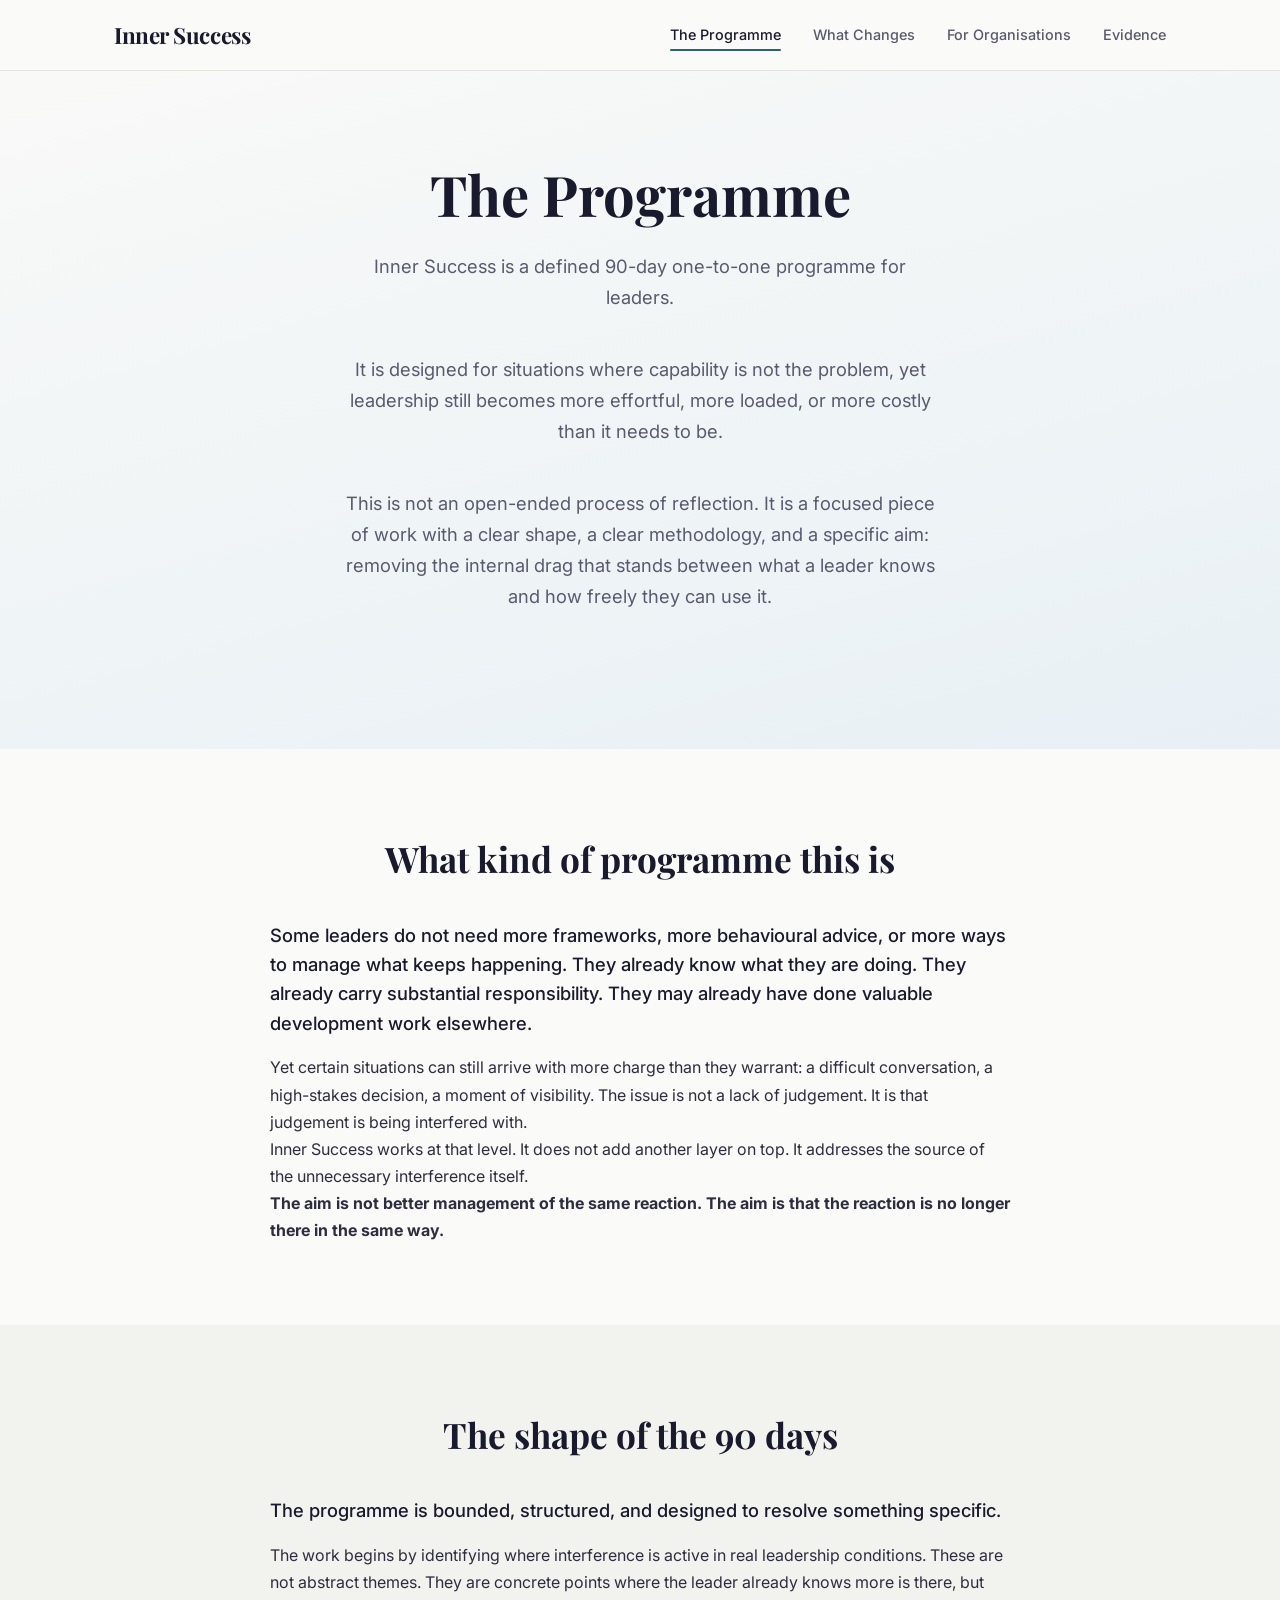
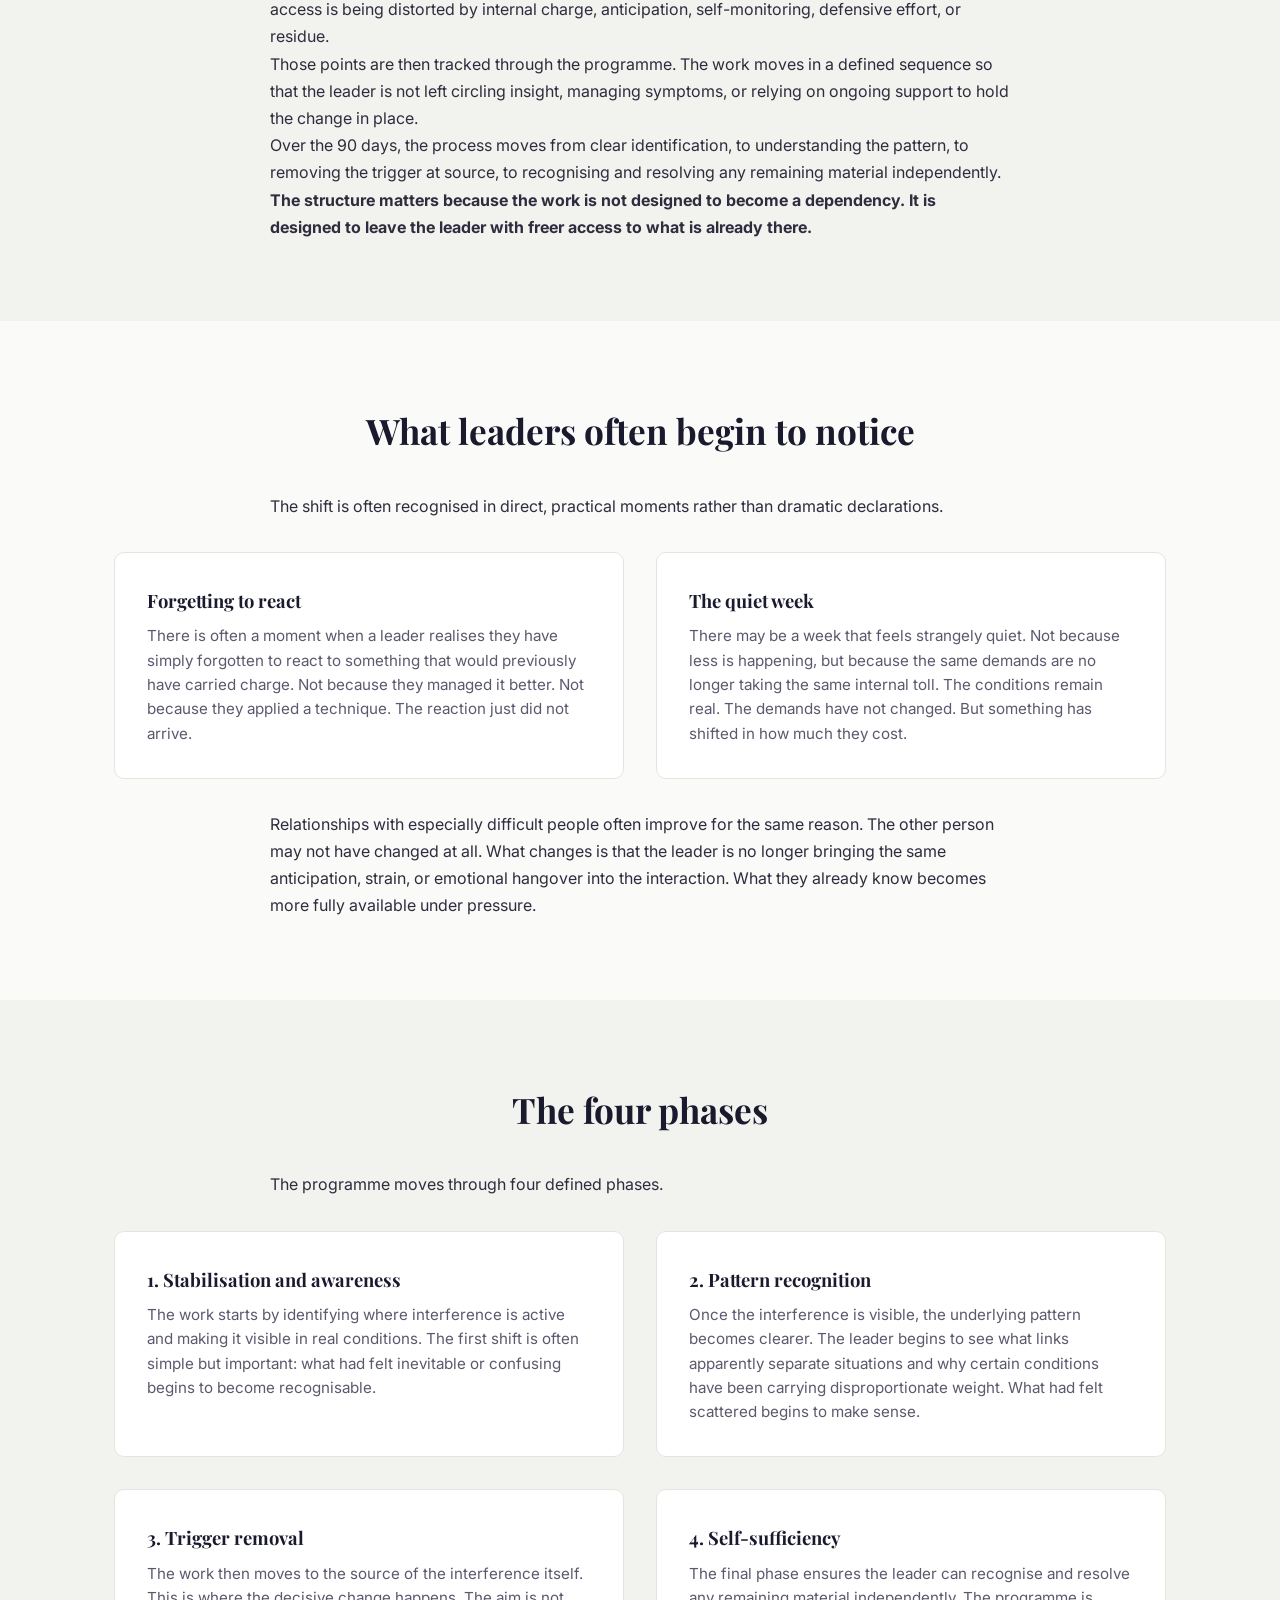
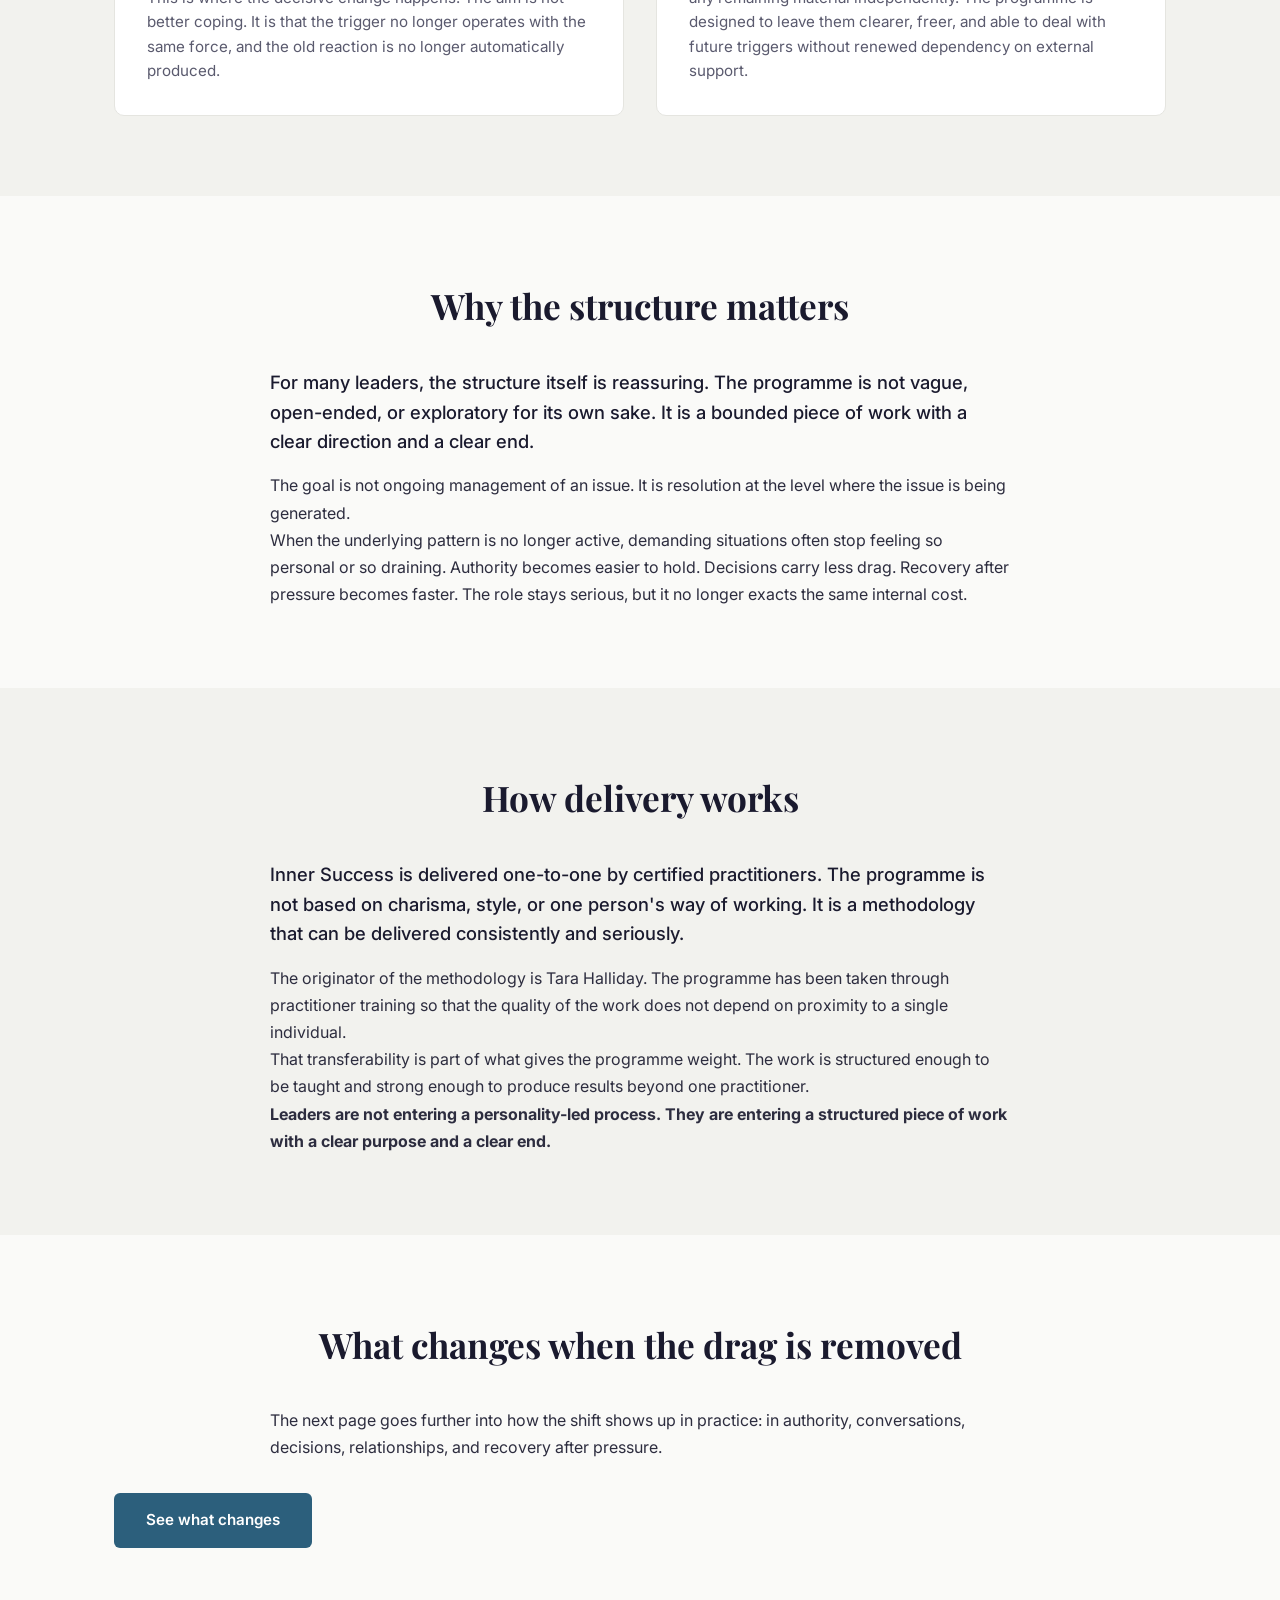
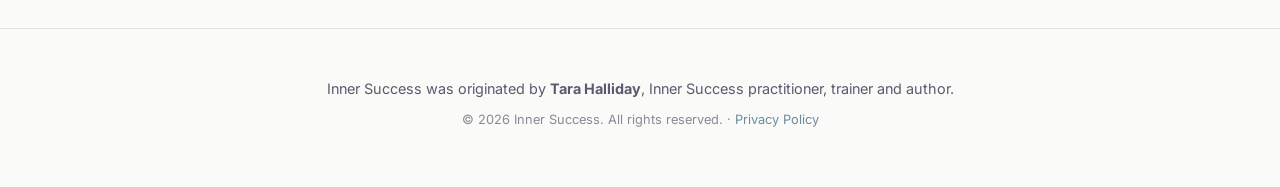
<file: programme.html>
<!DOCTYPE html>
<html lang="en">
<head>
    <meta charset="UTF-8">
    <meta name="viewport" content="width=device-width, initial-scale=1.0">
    <title>The Programme | Inner Success</title>
    <meta name="description" content="A defined 90-day one-to-one process for leaders, delivered by certified practitioners. See how Inner Success works, how it is structured, and what makes it different.">

    <!-- Canonical URL -->
    <link rel="canonical" href="https://innersuccess.me/programme.html">

    <!-- Favicon -->
    <link rel="icon" href="favicon.svg" type="image/svg+xml">

    <!-- Theme colour -->
    <meta name="theme-color" content="#1A1A2E">

    <!-- Open Graph -->
    <meta property="og:type" content="website">
    <meta property="og:site_name" content="Inner Success">
    <meta property="og:title" content="The Programme | Inner Success">
    <meta property="og:description" content="A defined 90-day one-to-one process for leaders, delivered by certified practitioners. See how Inner Success works, how it is structured, and what makes it different.">
    <meta property="og:url" content="https://innersuccess.me/programme.html">
    <meta property="og:image" content="https://innersuccess.me/images/og-image.png">
    <meta property="og:image:alt" content="Inner Success logo">
    <meta property="og:image:width" content="1200">
    <meta property="og:image:height" content="630">

    <!-- Twitter / X -->
    <meta name="twitter:card" content="summary_large_image">
    <meta name="twitter:title" content="The Programme | Inner Success">
    <meta name="twitter:description" content="A defined 90-day one-to-one process for leaders, delivered by certified practitioners. See how Inner Success works, how it is structured, and what makes it different.">
    <meta name="twitter:image" content="https://innersuccess.me/images/og-image.png">
    <meta name="twitter:image:alt" content="Inner Success logo">

    <link rel="preconnect" href="https://fonts.googleapis.com">
    <link rel="preconnect" href="https://fonts.gstatic.com" crossorigin>
    <link href="https://fonts.googleapis.com/css2?family=Inter:wght@400;500;600;700&family=Playfair+Display:wght@600;700&display=swap" rel="stylesheet">
    <link rel="stylesheet" href="styles.css">

    <!-- Structured Data -->
    <script type="application/ld+json">
    {
      "@context": "https://schema.org",
      "@type": "WebPage",
      "name": "The Programme | Inner Success",
      "description": "A defined 90-day one-to-one process for leaders, delivered by certified practitioners. See how Inner Success works, how it is structured, and what makes it different.",
      "url": "https://innersuccess.me/programme.html",
      "isPartOf": {
        "@type": "WebSite",
        "name": "Inner Success",
        "url": "https://innersuccess.me"
      }
    }
    </script>
</head>
<body>

    <nav class="nav">
        <div class="nav-inner">
            <a href="index.html" class="nav-logo">Inner Success</a>
            <div class="nav-links">
                <a href="programme.html" class="nav-link active">The Programme</a>
                <a href="what-changes.html" class="nav-link">What Changes</a>
                <a href="organisations.html" class="nav-link">For Organisations</a>
                <a href="evidence.html" class="nav-link">Evidence</a>
            </div>
            <button class="nav-toggle" aria-label="Toggle menu">
                <span></span><span></span><span></span>
            </button>
        </div>
    </nav>

    <header class="hero">
        <div class="container">
            <h1 class="hero-title">The Programme</h1>
            <p class="hero-subtitle">Inner Success is a defined 90-day one-to-one programme for leaders.</p>
            <p class="hero-subtitle">It is designed for situations where capability is not the problem, yet leadership still becomes more effortful, more loaded, or more costly than it needs to be.</p>
            <p class="hero-subtitle">This is not an open-ended process of reflection. It is a focused piece of work with a clear shape, a clear methodology, and a specific aim: removing the internal drag that stands between what a leader knows and how freely they can use it.</p>
        </div>
    </header>

    <section class="section">
        <div class="container">
            <h2 class="section-title">What kind of programme this is</h2>
            <p class="lead-text" style="max-width: 740px;">Some leaders do not need more frameworks, more behavioural advice, or more ways to manage what keeps happening. They already know what they are doing. They already carry substantial responsibility. They may already have done valuable development work elsewhere.</p>
            <p style="max-width: 740px;">Yet certain situations can still arrive with more charge than they warrant: a difficult conversation, a high-stakes decision, a moment of visibility. The issue is not a lack of judgement. It is that judgement is being interfered with.</p>
            <p style="max-width: 740px;">Inner Success works at that level. It does not add another layer on top. It addresses the source of the unnecessary interference itself.</p>
            <p style="max-width: 740px;"><strong>The aim is not better management of the same reaction. The aim is that the reaction is no longer there in the same way.</strong></p>
        </div>
    </section>

    <section class="section section-alt">
        <div class="container">
            <h2 class="section-title">The shape of the 90 days</h2>
            <p class="lead-text" style="max-width: 740px;">The programme is bounded, structured, and designed to resolve something specific.</p>
            <p style="max-width: 740px;">The work begins by identifying where interference is active in real leadership conditions. These are not abstract themes. They are concrete points where the leader already knows more is there, but access is being distorted by internal charge, anticipation, self-monitoring, defensive effort, or residue.</p>
            <p style="max-width: 740px;">Those points are then tracked through the programme. The work moves in a defined sequence so that the leader is not left circling insight, managing symptoms, or relying on ongoing support to hold the change in place.</p>
            <p style="max-width: 740px;">Over the 90 days, the process moves from clear identification, to understanding the pattern, to removing the trigger at source, to recognising and resolving any remaining material independently.</p>
            <p style="max-width: 740px;"><strong>The structure matters because the work is not designed to become a dependency. It is designed to leave the leader with freer access to what is already there.</strong></p>
        </div>
    </section>

    <section class="section">
        <div class="container">
            <h2 class="section-title">What leaders often begin to notice</h2>
            <p style="max-width: 740px; margin-bottom: 2rem;">The shift is often recognised in direct, practical moments rather than dramatic declarations.</p>
            <div class="features-grid features-grid-two">
                <div class="feature-card">
                    <h3>Forgetting to react</h3>
                    <p>There is often a moment when a leader realises they have simply forgotten to react to something that would previously have carried charge. Not because they managed it better. Not because they applied a technique. The reaction just did not arrive.</p>
                </div>
                <div class="feature-card">
                    <h3>The quiet week</h3>
                    <p>There may be a week that feels strangely quiet. Not because less is happening, but because the same demands are no longer taking the same internal toll. The conditions remain real. The demands have not changed. But something has shifted in how much they cost.</p>
                </div>
            </div>
            <p style="max-width: 740px; margin-top: 2rem;">Relationships with especially difficult people often improve for the same reason. The other person may not have changed at all. What changes is that the leader is no longer bringing the same anticipation, strain, or emotional hangover into the interaction. What they already know becomes more fully available under pressure.</p>
        </div>
    </section>

    <section class="section section-alt">
        <div class="container">
            <h2 class="section-title">The four phases</h2>
            <p style="max-width: 740px; margin-bottom: 2rem;">The programme moves through four defined phases.</p>
            <div class="features-grid">
                <div class="feature-card">
                    <h3>1. Stabilisation and awareness</h3>
                    <p>The work starts by identifying where interference is active and making it visible in real conditions. The first shift is often simple but important: what had felt inevitable or confusing begins to become recognisable.</p>
                </div>
                <div class="feature-card">
                    <h3>2. Pattern recognition</h3>
                    <p>Once the interference is visible, the underlying pattern becomes clearer. The leader begins to see what links apparently separate situations and why certain conditions have been carrying disproportionate weight. What had felt scattered begins to make sense.</p>
                </div>
                <div class="feature-card">
                    <h3>3. Trigger removal</h3>
                    <p>The work then moves to the source of the interference itself. This is where the decisive change happens. The aim is not better coping. It is that the trigger no longer operates with the same force, and the old reaction is no longer automatically produced.</p>
                </div>
                <div class="feature-card">
                    <h3>4. Self-sufficiency</h3>
                    <p>The final phase ensures the leader can recognise and resolve any remaining material independently. The programme is designed to leave them clearer, freer, and able to deal with future triggers without renewed dependency on external support.</p>
                </div>
            </div>
        </div>
    </section>

    <section class="section">
        <div class="container">
            <h2 class="section-title">Why the structure matters</h2>
            <p class="lead-text" style="max-width: 740px;">For many leaders, the structure itself is reassuring. The programme is not vague, open-ended, or exploratory for its own sake. It is a bounded piece of work with a clear direction and a clear end.</p>
            <p style="max-width: 740px;">The goal is not ongoing management of an issue. It is resolution at the level where the issue is being generated.</p>
            <p style="max-width: 740px;">When the underlying pattern is no longer active, demanding situations often stop feeling so personal or so draining. Authority becomes easier to hold. Decisions carry less drag. Recovery after pressure becomes faster. The role stays serious, but it no longer exacts the same internal cost.</p>
        </div>
    </section>

    <section class="section section-alt">
        <div class="container">
            <h2 class="section-title">How delivery works</h2>
            <p class="lead-text" style="max-width: 740px;">Inner Success is delivered one-to-one by certified practitioners. The programme is not based on charisma, style, or one person's way of working. It is a methodology that can be delivered consistently and seriously.</p>
            <p style="max-width: 740px;">The originator of the methodology is Tara Halliday. The programme has been taken through practitioner training so that the quality of the work does not depend on proximity to a single individual.</p>
            <p style="max-width: 740px;">That transferability is part of what gives the programme weight. The work is structured enough to be taught and strong enough to produce results beyond one practitioner.</p>
            <p style="max-width: 740px;"><strong>Leaders are not entering a personality-led process. They are entering a structured piece of work with a clear purpose and a clear end.</strong></p>
        </div>
    </section>

    <section class="section">
        <div class="container">
            <h2 class="section-title">What changes when the drag is removed</h2>
            <p style="max-width: 740px; margin-bottom: 2rem;">The next page goes further into how the shift shows up in practice: in authority, conversations, decisions, relationships, and recovery after pressure.</p>
            <a href="what-changes.html" class="btn btn-primary">See what changes</a>
        </div>
    </section>

    <footer class="footer">
        <div class="container footer-inner">
            <p>Inner Success was originated by <strong>Tara Halliday</strong>, Inner Success practitioner, trainer and author.</p>
            <p class="footer-small">&copy; 2026 Inner Success. All rights reserved. &middot; <a href="privacy.html">Privacy Policy</a></p>
        </div>
    </footer>

    <script src="script.js"></script>
</body>
</html>
</file>
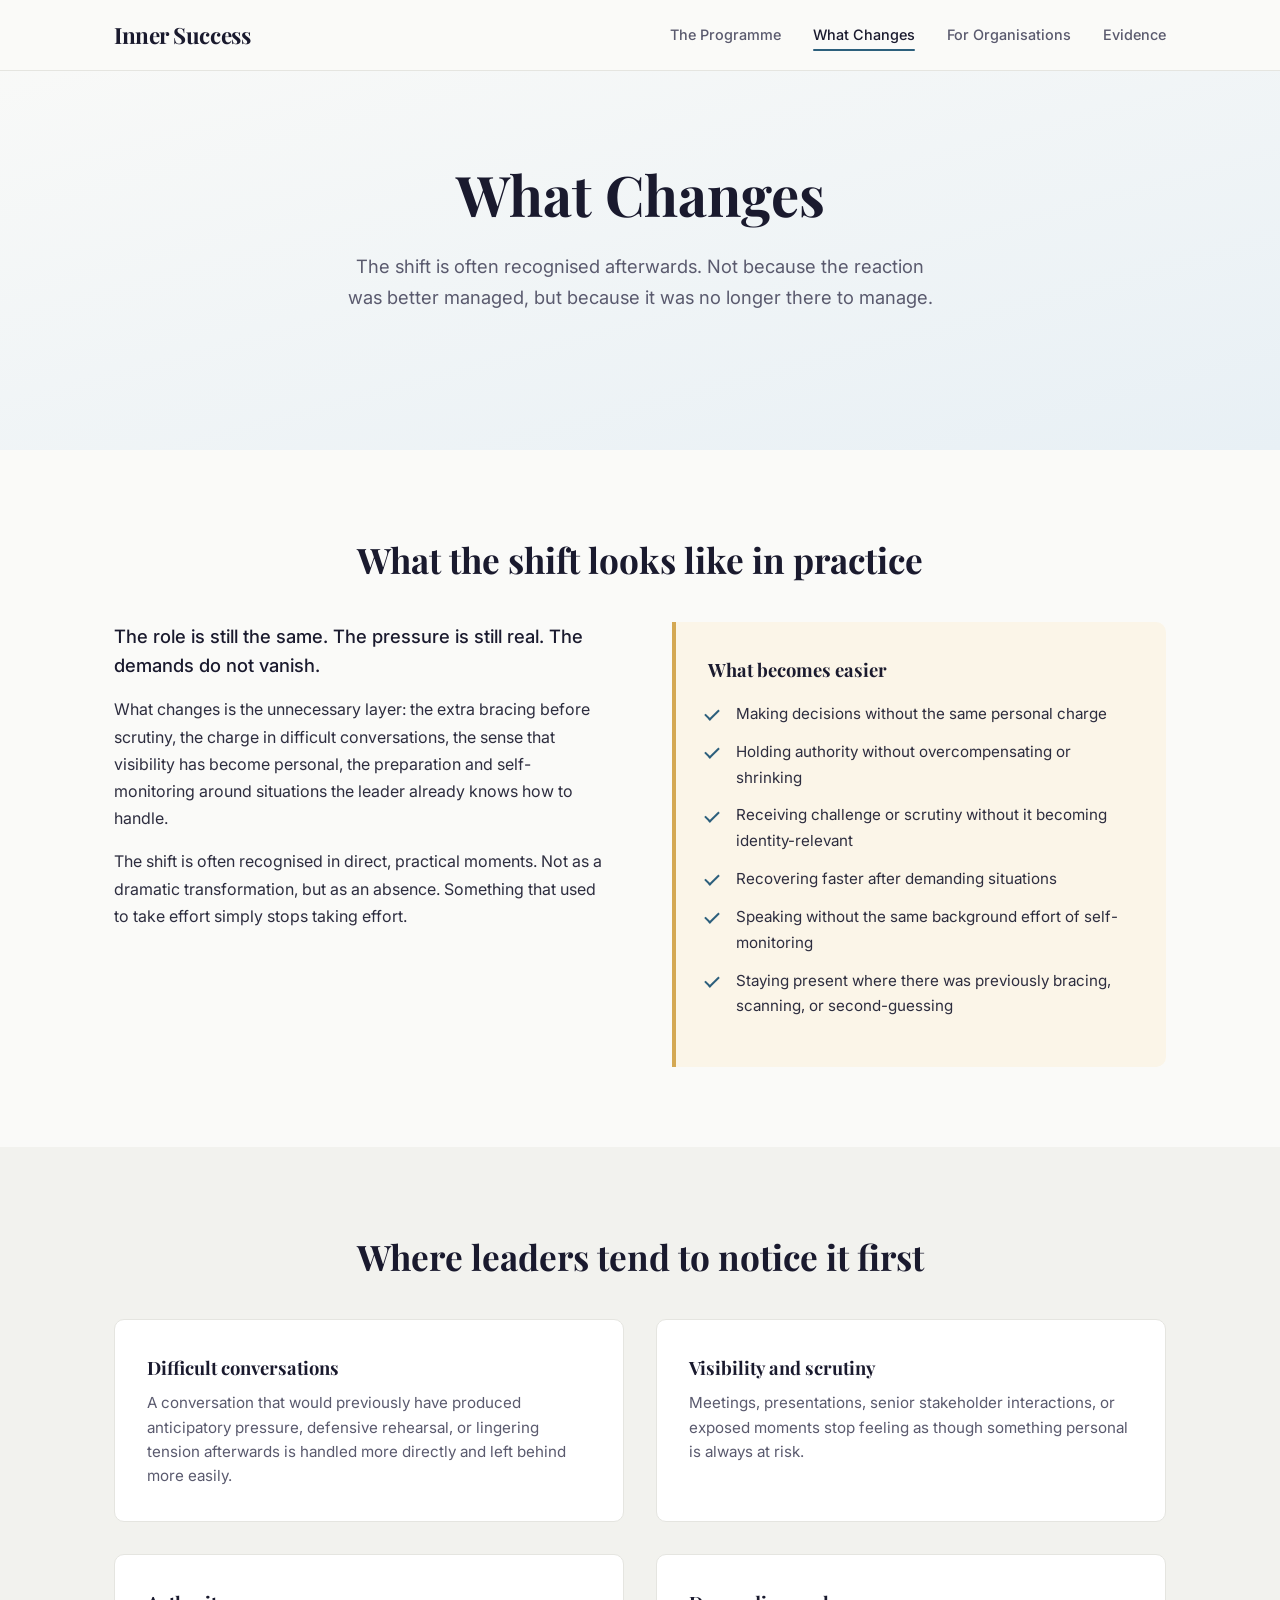
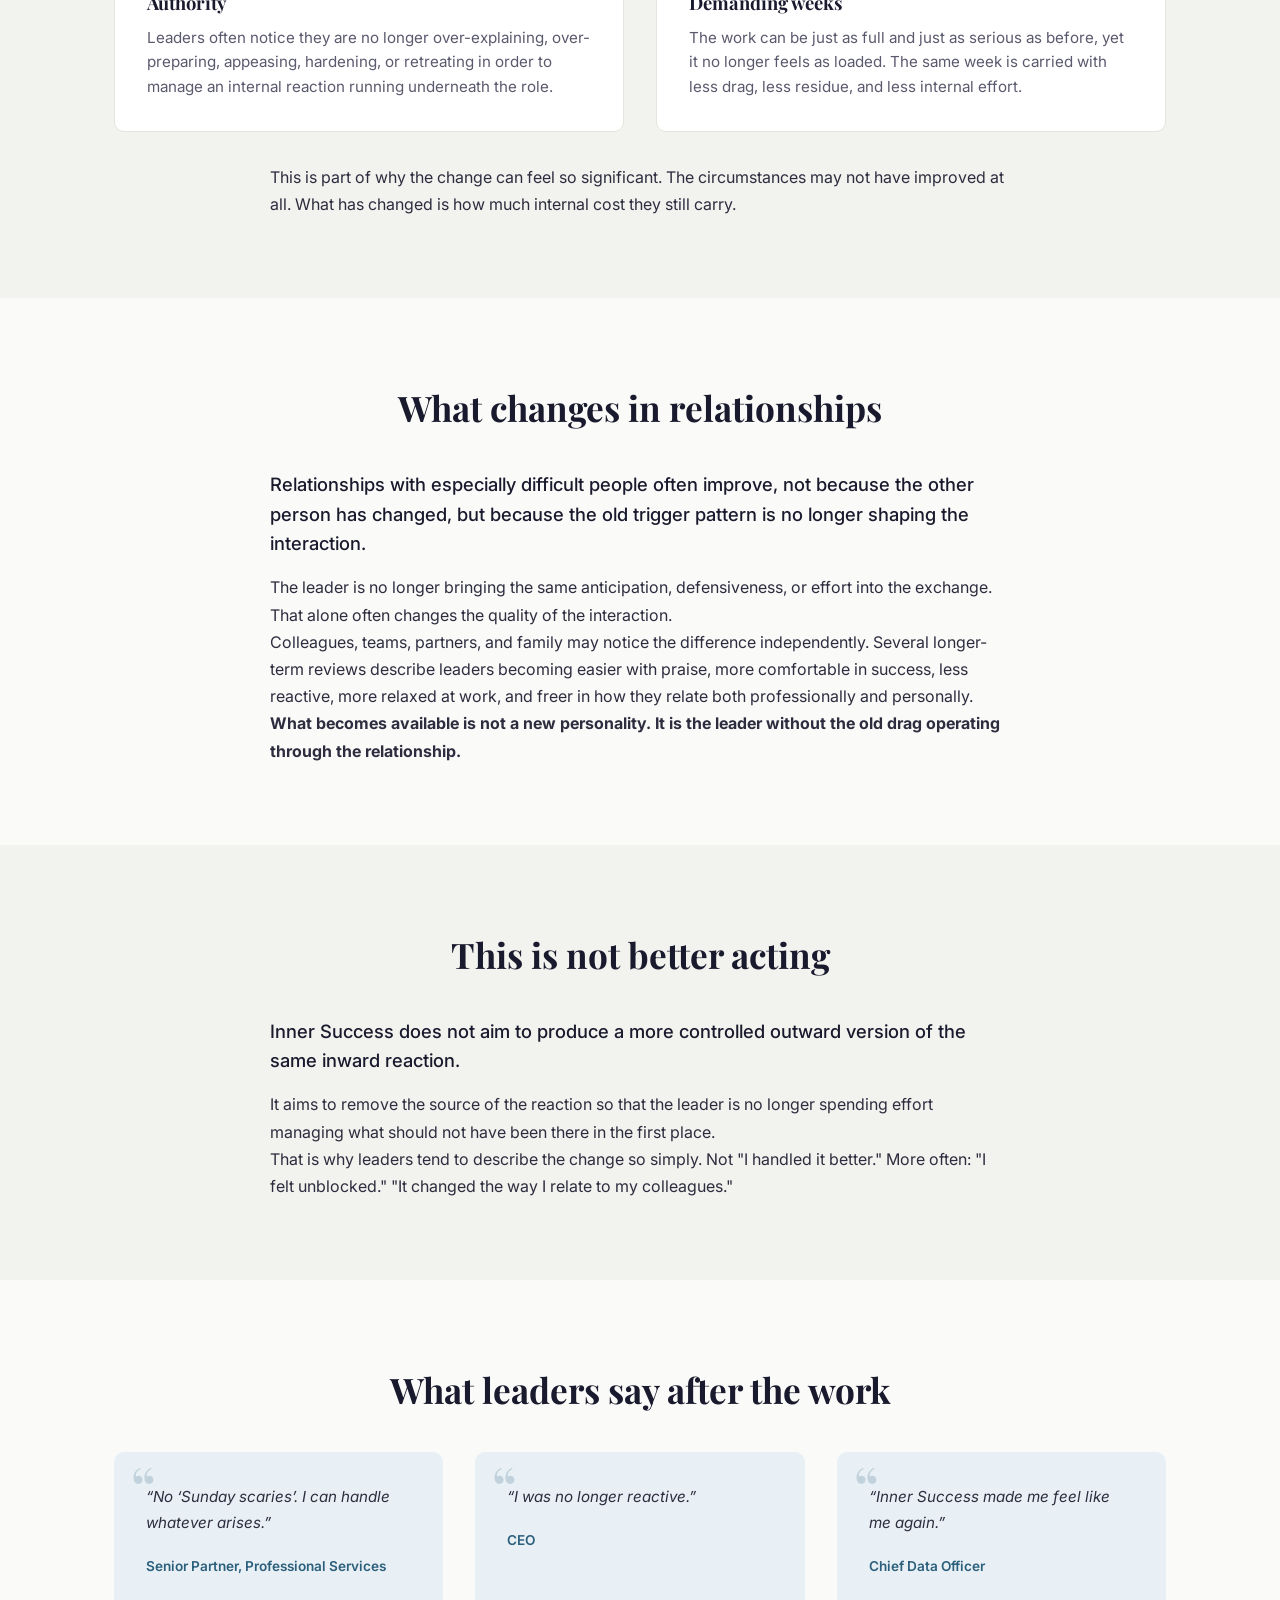
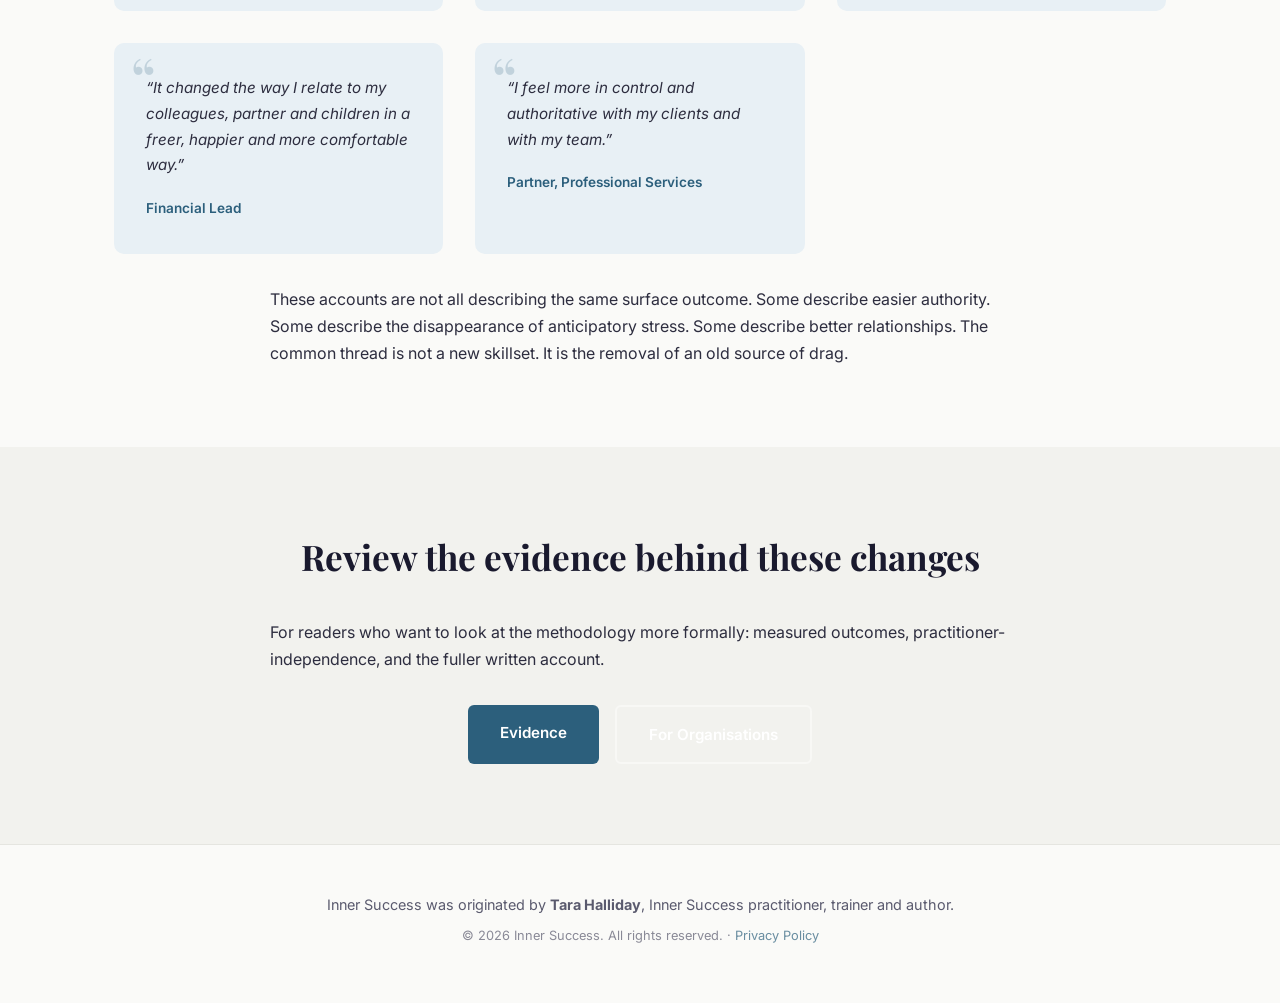
<file: what-changes.html>
<!DOCTYPE html>
<html lang="en">
<head>
    <meta charset="UTF-8">
    <meta name="viewport" content="width=device-width, initial-scale=1.0">
    <title>What Changes | Inner Success</title>
    <meta name="description" content="How Inner Success changes the internal experience of leadership: decision-making, authority, scrutiny, difficult conversations and recovery after pressure.">

    <!-- Canonical URL -->
    <link rel="canonical" href="https://innersuccess.me/what-changes.html">

    <!-- Favicon -->
    <link rel="icon" href="favicon.svg" type="image/svg+xml">

    <!-- Theme colour -->
    <meta name="theme-color" content="#1A1A2E">

    <!-- Open Graph -->
    <meta property="og:type" content="website">
    <meta property="og:site_name" content="Inner Success">
    <meta property="og:title" content="What Changes | Inner Success">
    <meta property="og:description" content="How Inner Success changes the internal experience of leadership: decision-making, authority, scrutiny, difficult conversations and recovery after pressure.">
    <meta property="og:url" content="https://innersuccess.me/what-changes.html">
    <meta property="og:image" content="https://innersuccess.me/images/og-image.png">
    <meta property="og:image:alt" content="Inner Success logo">
    <meta property="og:image:width" content="1200">
    <meta property="og:image:height" content="630">

    <!-- Twitter / X -->
    <meta name="twitter:card" content="summary_large_image">
    <meta name="twitter:title" content="What Changes | Inner Success">
    <meta name="twitter:description" content="How Inner Success changes the internal experience of leadership: decision-making, authority, scrutiny, difficult conversations and recovery after pressure.">
    <meta name="twitter:image" content="https://innersuccess.me/images/og-image.png">
    <meta name="twitter:image:alt" content="Inner Success logo">

    <link rel="preconnect" href="https://fonts.googleapis.com">
    <link rel="preconnect" href="https://fonts.gstatic.com" crossorigin>
    <link href="https://fonts.googleapis.com/css2?family=Inter:wght@400;500;600;700&family=Playfair+Display:wght@600;700&display=swap" rel="stylesheet">
    <link rel="stylesheet" href="styles.css">

    <!-- Structured Data -->
    <script type="application/ld+json">
    {
      "@context": "https://schema.org",
      "@type": "WebPage",
      "name": "What Changes | Inner Success",
      "description": "How Inner Success changes the internal experience of leadership: decision-making, authority, scrutiny, difficult conversations and recovery after pressure.",
      "url": "https://innersuccess.me/what-changes.html",
      "isPartOf": {
        "@type": "WebSite",
        "name": "Inner Success",
        "url": "https://innersuccess.me"
      }
    }
    </script>
</head>
<body>

    <nav class="nav">
        <div class="nav-inner">
            <a href="index.html" class="nav-logo">Inner Success</a>
            <div class="nav-links">
                <a href="programme.html" class="nav-link">The Programme</a>
                <a href="what-changes.html" class="nav-link active">What Changes</a>
                <a href="organisations.html" class="nav-link">For Organisations</a>
                <a href="evidence.html" class="nav-link">Evidence</a>
            </div>
            <button class="nav-toggle" aria-label="Toggle menu">
                <span></span><span></span><span></span>
            </button>
        </div>
    </nav>

    <header class="hero">
        <div class="container">
            <h1 class="hero-title">What Changes</h1>
            <p class="hero-subtitle">The shift is often recognised afterwards. Not because the reaction was better managed, but because it was no longer there to manage.</p>
        </div>
    </header>

    <section class="section">
        <div class="container">
            <h2 class="section-title">What the shift looks like in practice</h2>
            <div class="two-col">
                <div>
                    <p class="lead-text">The role is still the same. The pressure is still real. The demands do not vanish.</p>
                    <p>What changes is the unnecessary layer: the extra bracing before scrutiny, the charge in difficult conversations, the sense that visibility has become personal, the preparation and self-monitoring around situations the leader already knows how to handle.</p>
                    <p>The shift is often recognised in direct, practical moments. Not as a dramatic transformation, but as an absence. Something that used to take effort simply stops taking effort.</p>
                </div>
                <div class="aside-block">
                    <h3>What becomes easier</h3>
                    <ul class="check-list">
                        <li>Making decisions without the same personal charge</li>
                        <li>Holding authority without overcompensating or shrinking</li>
                        <li>Receiving challenge or scrutiny without it becoming identity-relevant</li>
                        <li>Recovering faster after demanding situations</li>
                        <li>Speaking without the same background effort of self-monitoring</li>
                        <li>Staying present where there was previously bracing, scanning, or second-guessing</li>
                    </ul>
                </div>
            </div>
        </div>
    </section>

    <section class="section section-alt">
        <div class="container">
            <h2 class="section-title">Where leaders tend to notice it first</h2>
            <div class="features-grid">
                <div class="feature-card">
                    <h3>Difficult conversations</h3>
                    <p>A conversation that would previously have produced anticipatory pressure, defensive rehearsal, or lingering tension afterwards is handled more directly and left behind more easily.</p>
                </div>
                <div class="feature-card">
                    <h3>Visibility and scrutiny</h3>
                    <p>Meetings, presentations, senior stakeholder interactions, or exposed moments stop feeling as though something personal is always at risk.</p>
                </div>
                <div class="feature-card">
                    <h3>Authority</h3>
                    <p>Leaders often notice they are no longer over-explaining, over-preparing, appeasing, hardening, or retreating in order to manage an internal reaction running underneath the role.</p>
                </div>
                <div class="feature-card">
                    <h3>Demanding weeks</h3>
                    <p>The work can be just as full and just as serious as before, yet it no longer feels as loaded. The same week is carried with less drag, less residue, and less internal effort.</p>
                </div>
            </div>
            <p style="max-width: 740px; margin-top: 2rem;">This is part of why the change can feel so significant. The circumstances may not have improved at all. What has changed is how much internal cost they still carry.</p>
        </div>
    </section>

    <section class="section">
        <div class="container">
            <h2 class="section-title">What changes in relationships</h2>
            <p class="lead-text" style="max-width: 740px;">Relationships with especially difficult people often improve, not because the other person has changed, but because the old trigger pattern is no longer shaping the interaction.</p>
            <p style="max-width: 740px;">The leader is no longer bringing the same anticipation, defensiveness, or effort into the exchange. That alone often changes the quality of the interaction.</p>
            <p style="max-width: 740px;">Colleagues, teams, partners, and family may notice the difference independently. Several longer-term reviews describe leaders becoming easier with praise, more comfortable in success, less reactive, more relaxed at work, and freer in how they relate both professionally and personally.</p>
            <p style="max-width: 740px;"><strong>What becomes available is not a new personality. It is the leader without the old drag operating through the relationship.</strong></p>
        </div>
    </section>

    <section class="section section-alt">
        <div class="container">
            <h2 class="section-title">This is not better acting</h2>
            <p class="lead-text" style="max-width: 740px;">Inner Success does not aim to produce a more controlled outward version of the same inward reaction.</p>
            <p style="max-width: 740px;">It aims to remove the source of the reaction so that the leader is no longer spending effort managing what should not have been there in the first place.</p>
            <p style="max-width: 740px;">That is why leaders tend to describe the change so simply. Not "I handled it better." More often: "I felt unblocked." "It changed the way I relate to my colleagues."</p>
        </div>
    </section>

    <section class="section">
        <div class="container">
            <h2 class="section-title">What leaders say after the work</h2>
            <div class="testimonial-grid">
                <blockquote class="testimonial">
                    <p>&ldquo;No &lsquo;Sunday scaries&rsquo;. I can handle whatever arises.&rdquo;</p>
                    <cite>Senior Partner, Professional Services</cite>
                </blockquote>
                <blockquote class="testimonial">
                    <p>&ldquo;I was no longer reactive.&rdquo;</p>
                    <cite>CEO</cite>
                </blockquote>
                <blockquote class="testimonial">
                    <p>&ldquo;Inner Success made me feel like me again.&rdquo;</p>
                    <cite>Chief Data Officer</cite>
                </blockquote>
                <blockquote class="testimonial">
                    <p>&ldquo;It changed the way I relate to my colleagues, partner and children in a freer, happier and more comfortable way.&rdquo;</p>
                    <cite>Financial Lead</cite>
                </blockquote>
                <blockquote class="testimonial">
                    <p>&ldquo;I feel more in control and authoritative with my clients and with my team.&rdquo;</p>
                    <cite>Partner, Professional Services</cite>
                </blockquote>
            </div>
            <p style="max-width: 740px; margin-top: 2rem;">These accounts are not all describing the same surface outcome. Some describe easier authority. Some describe the disappearance of anticipatory stress. Some describe better relationships. The common thread is not a new skillset. It is the removal of an old source of drag.</p>
        </div>
    </section>

    <section class="section section-alt">
        <div class="container">
            <h2 class="section-title">Review the evidence behind these changes</h2>
            <p style="max-width: 740px; margin-bottom: 2rem;">For readers who want to look at the methodology more formally: measured outcomes, practitioner-independence, and the fuller written account.</p>
            <div class="cta-buttons">
                <a href="evidence.html" class="btn btn-primary">Evidence</a>
                <a href="organisations.html" class="btn btn-secondary">For Organisations</a>
            </div>
        </div>
    </section>

    <footer class="footer">
        <div class="container footer-inner">
            <p>Inner Success was originated by <strong>Tara Halliday</strong>, Inner Success practitioner, trainer and author.</p>
            <p class="footer-small">&copy; 2026 Inner Success. All rights reserved. &middot; <a href="privacy.html">Privacy Policy</a></p>
        </div>
    </footer>

    <script src="script.js"></script>
</body>
</html>
</file>
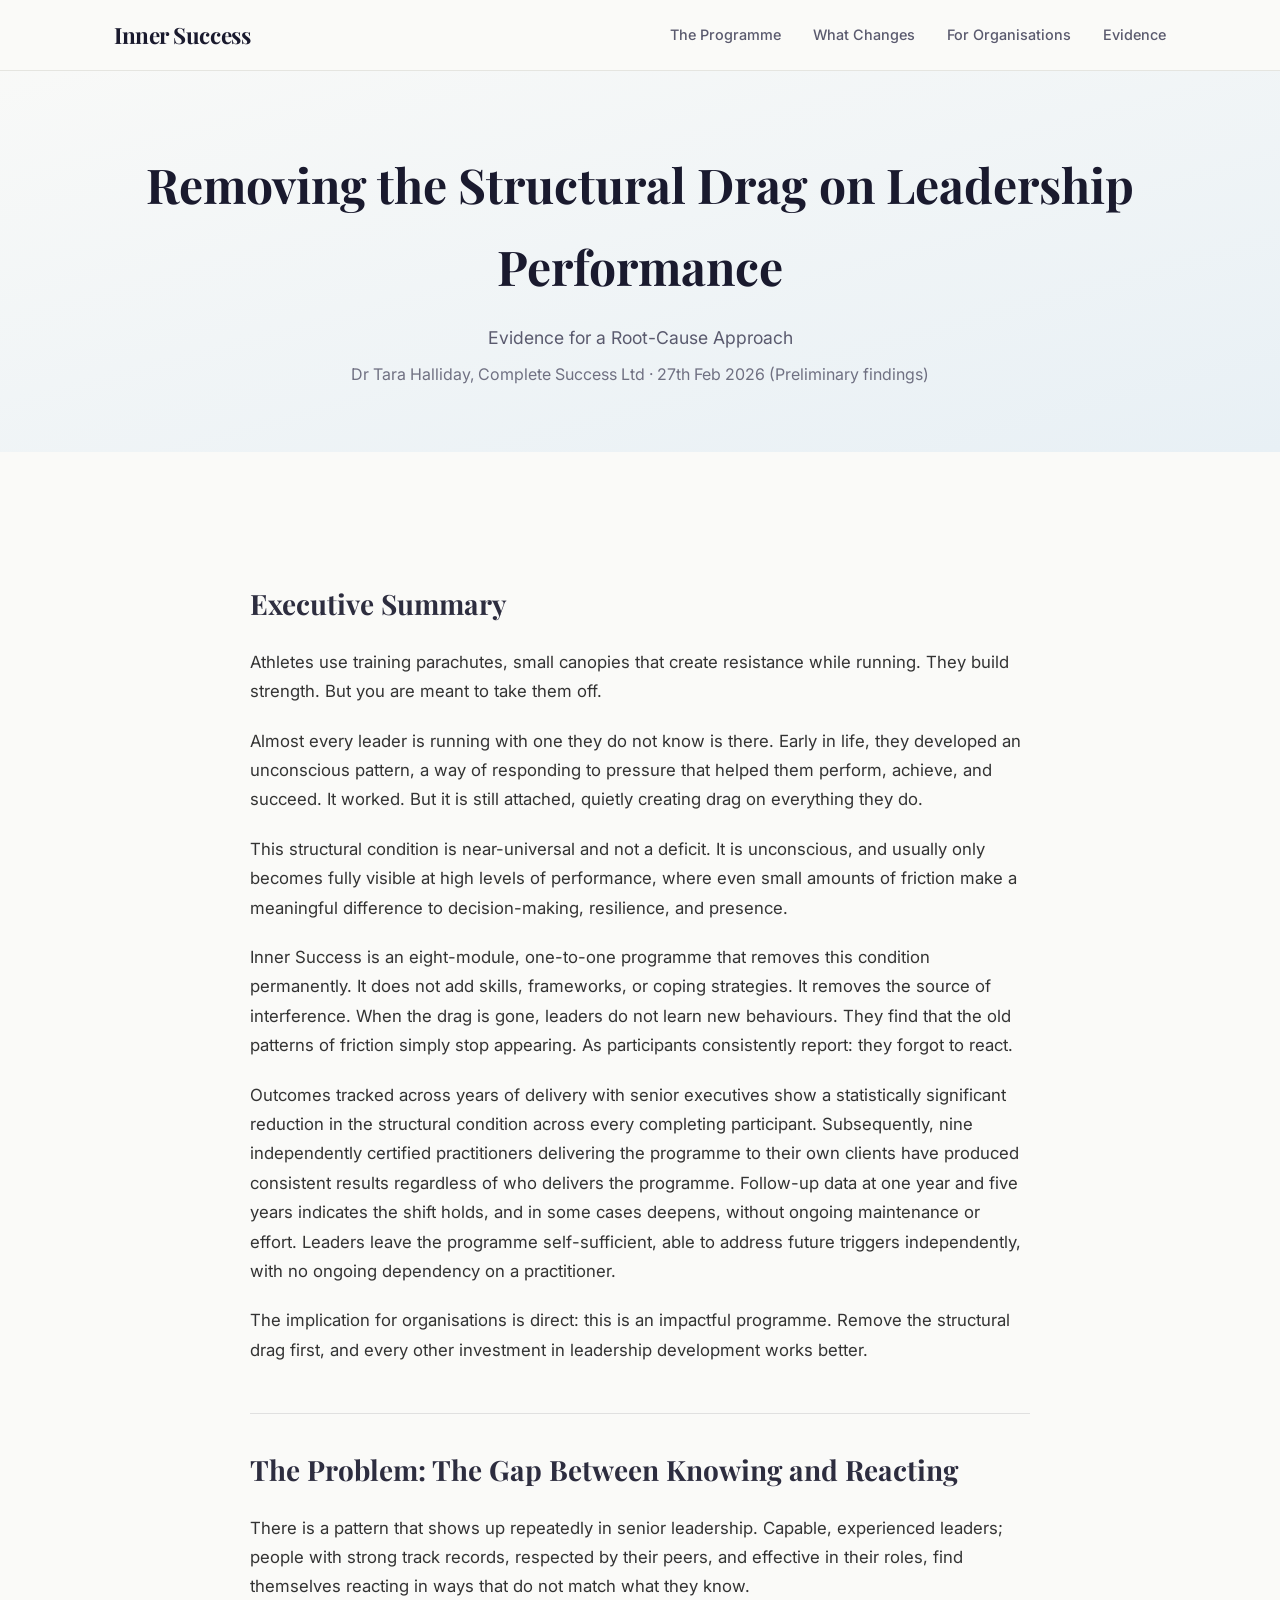
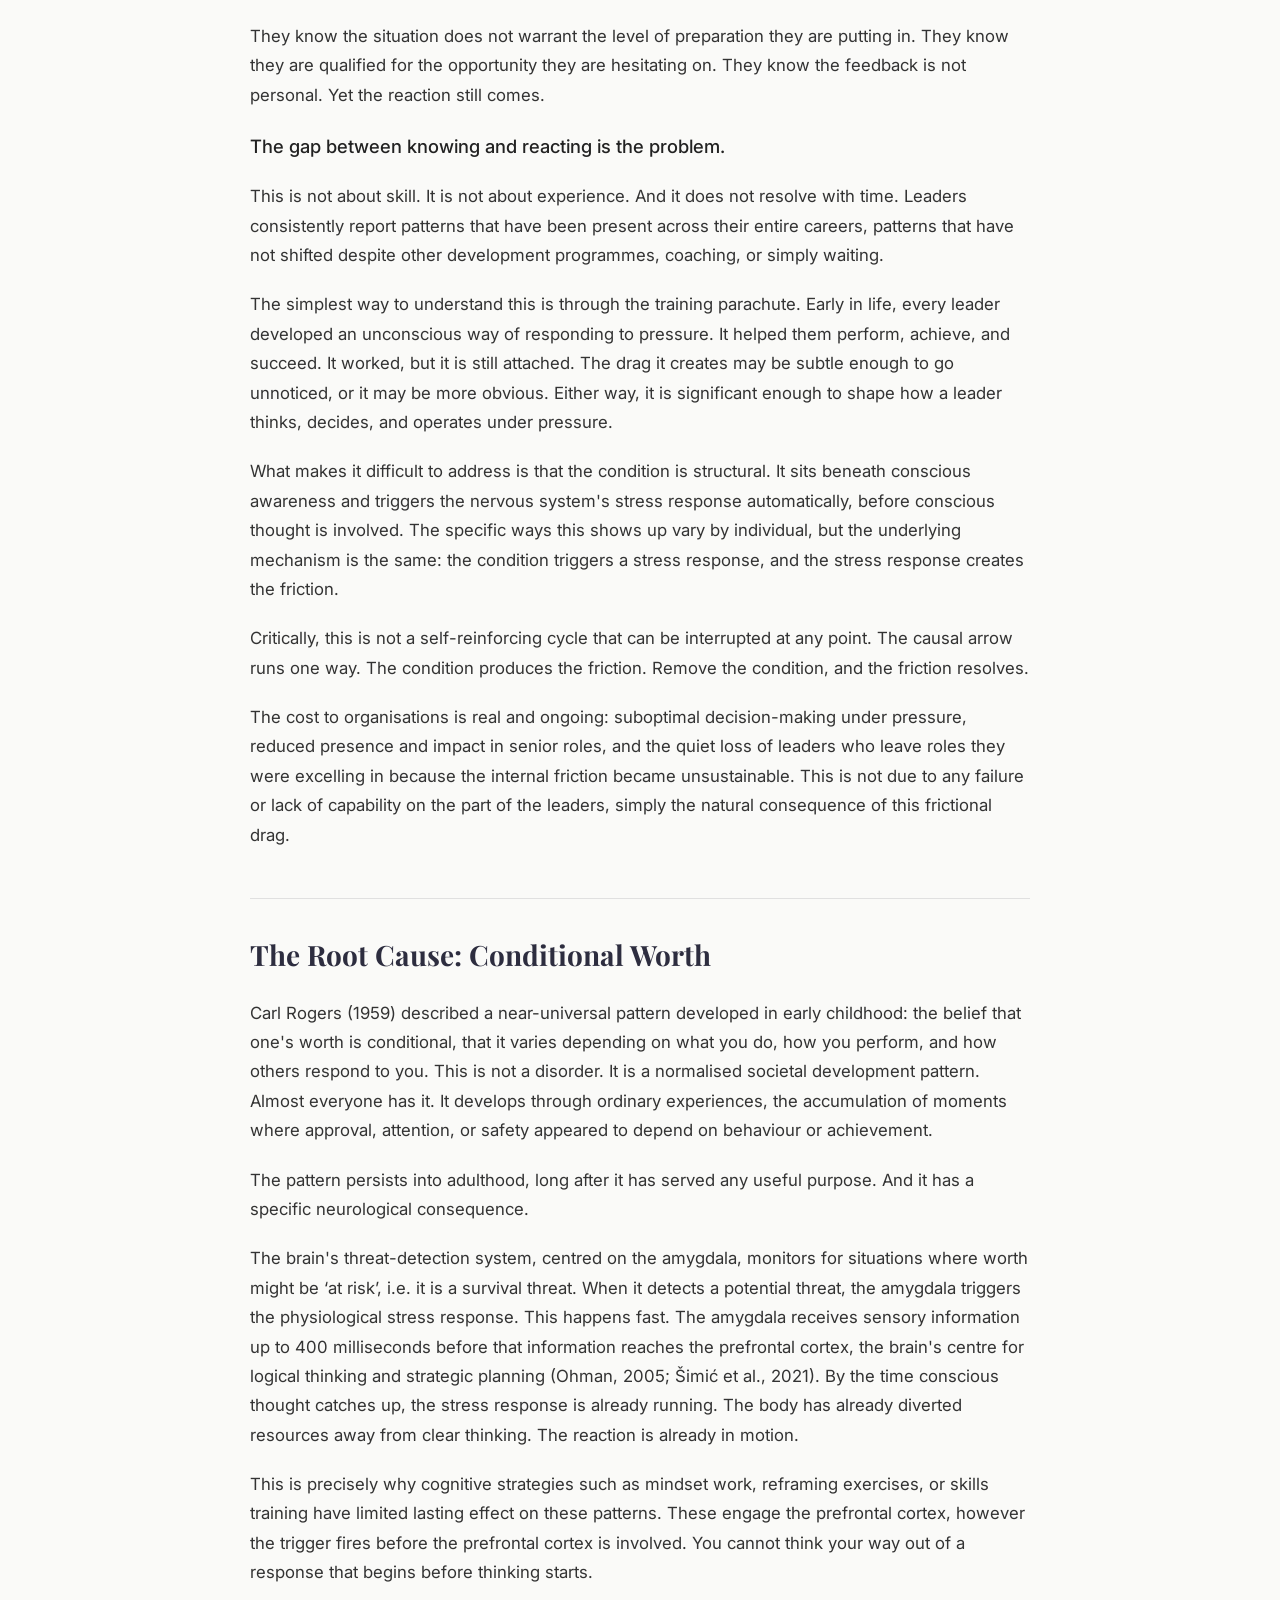
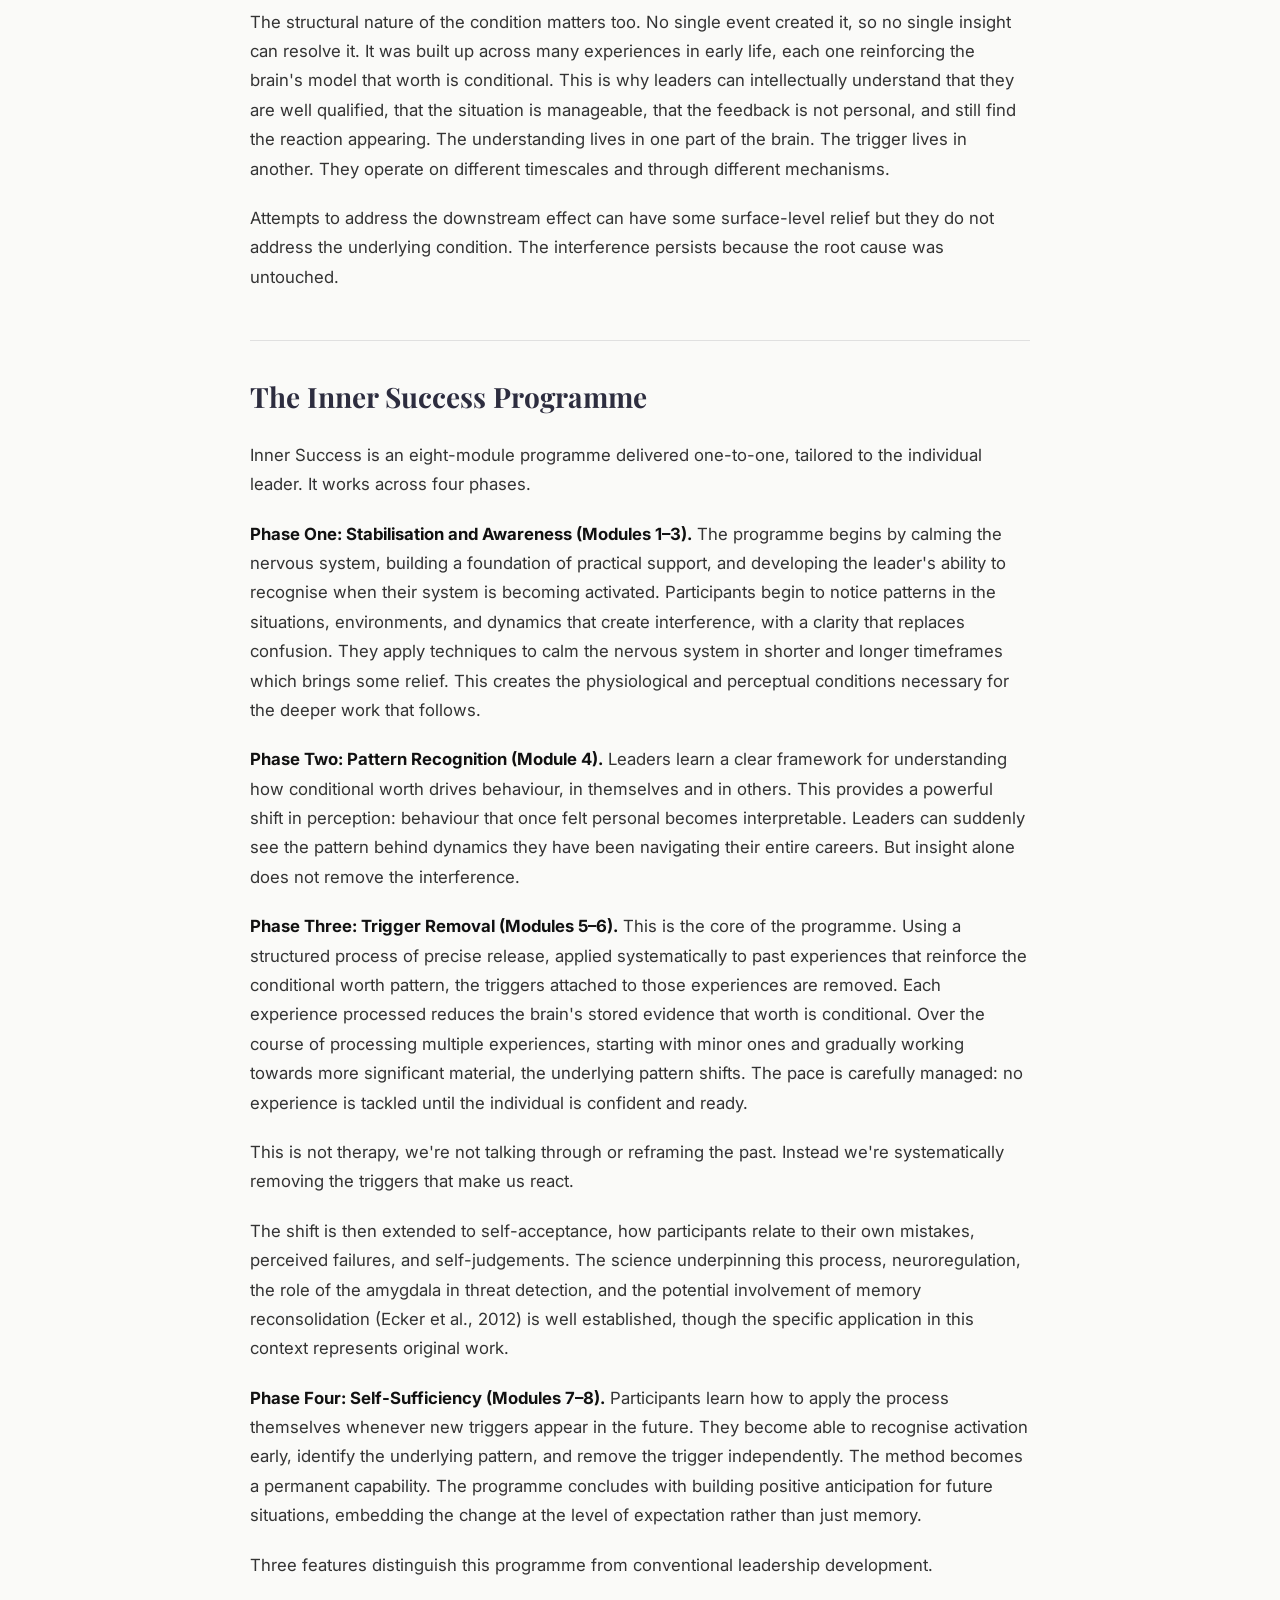
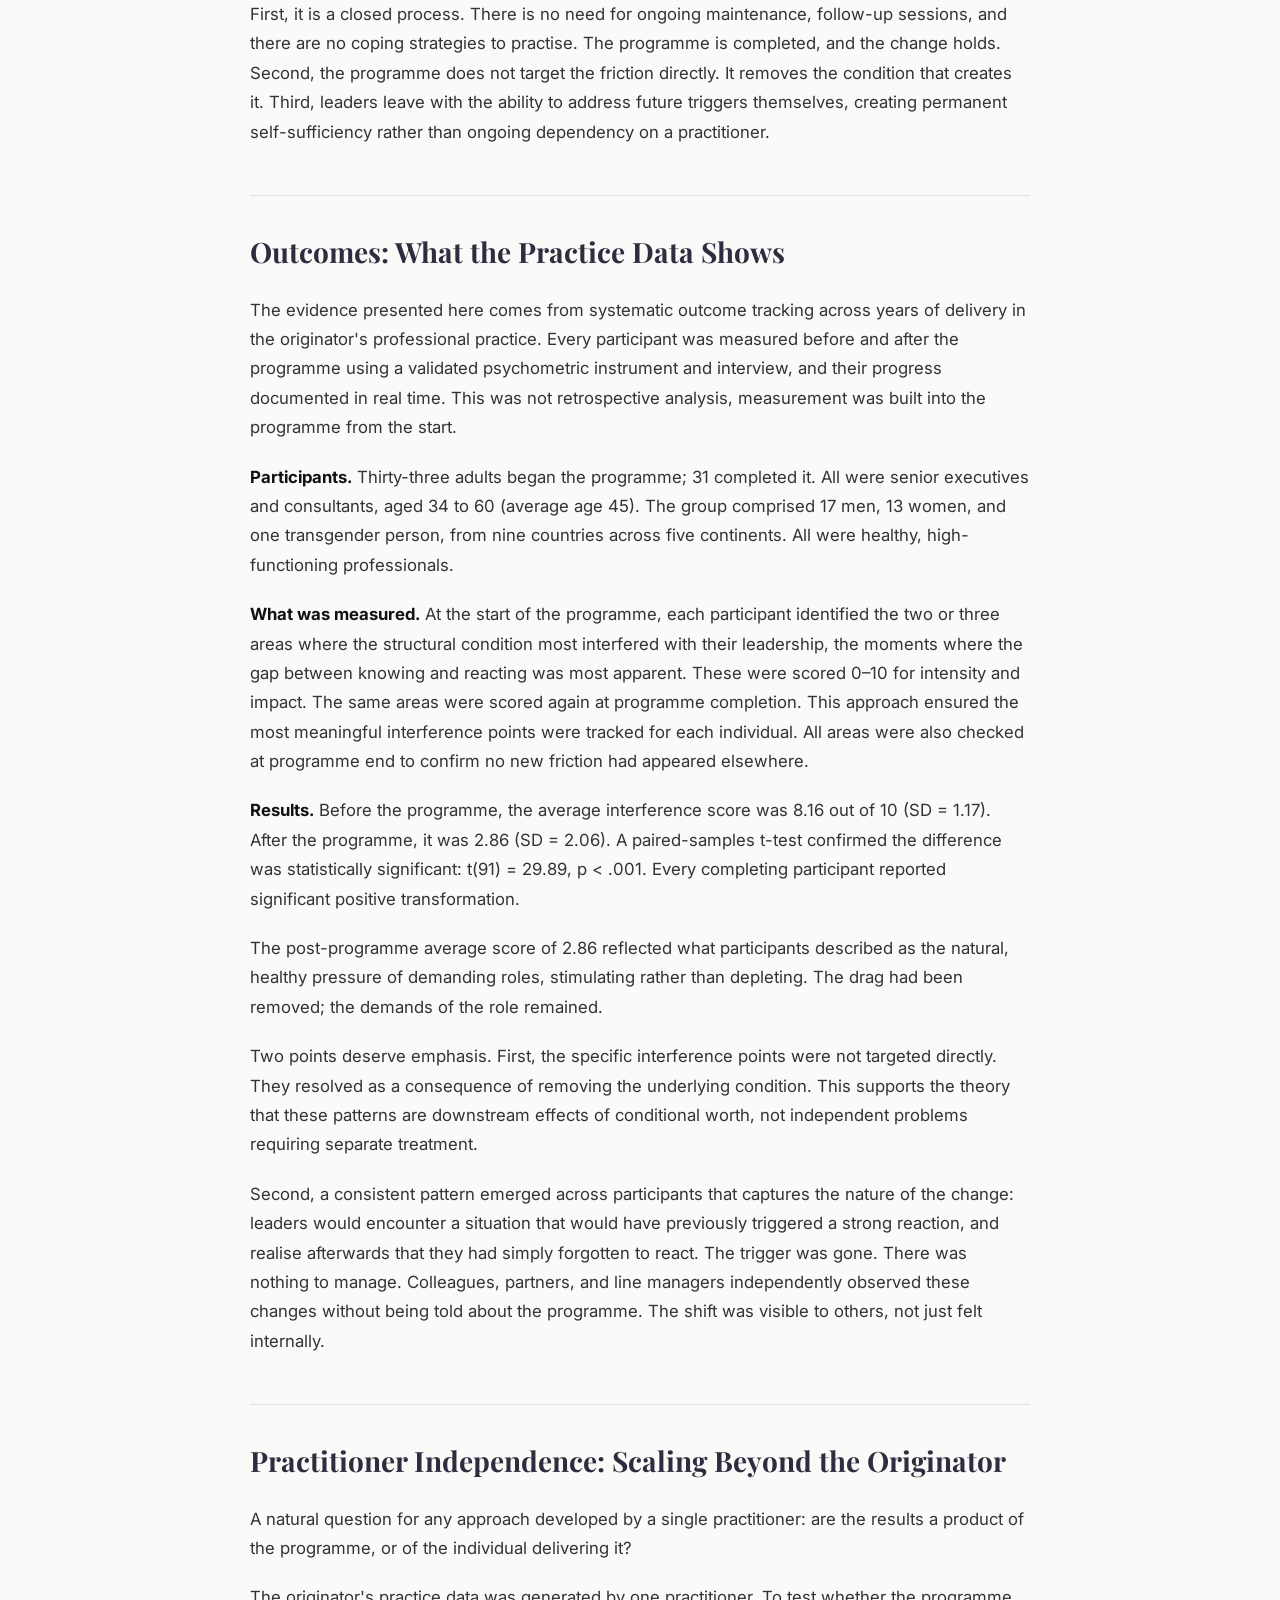
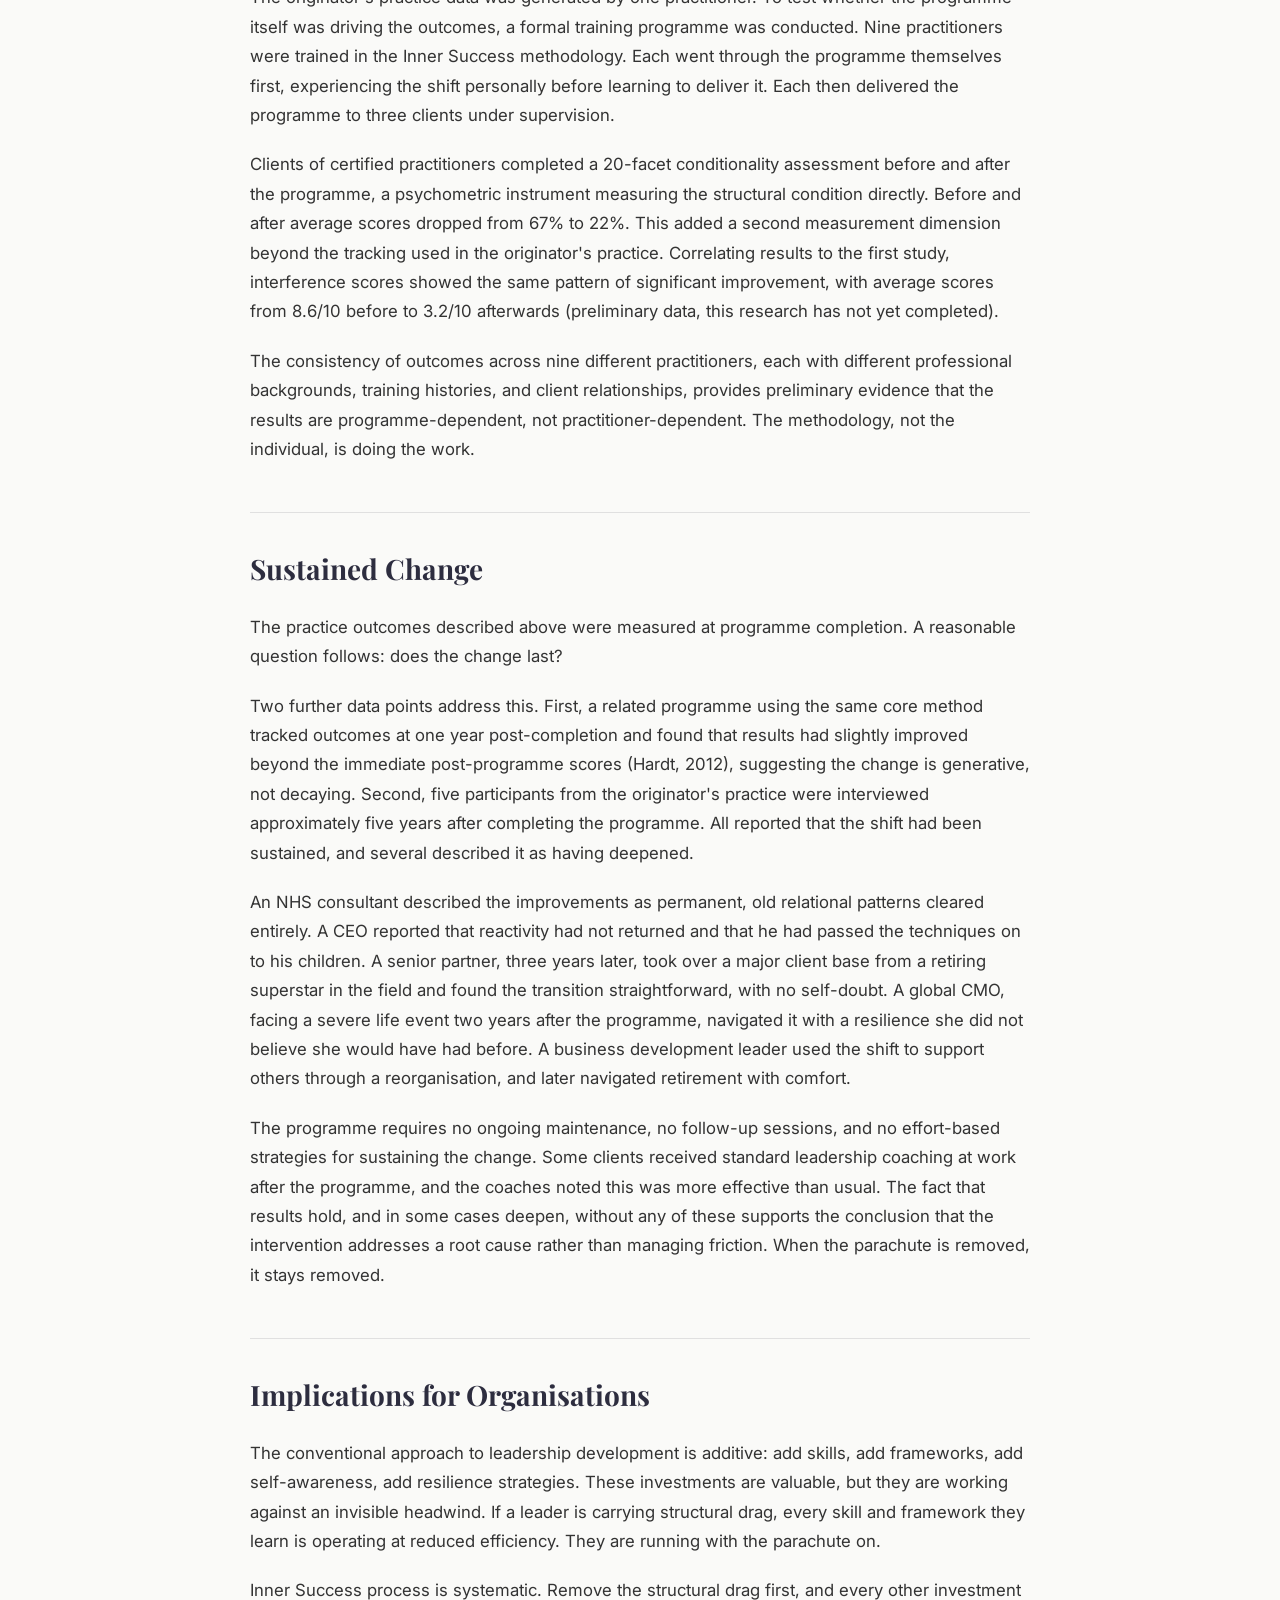
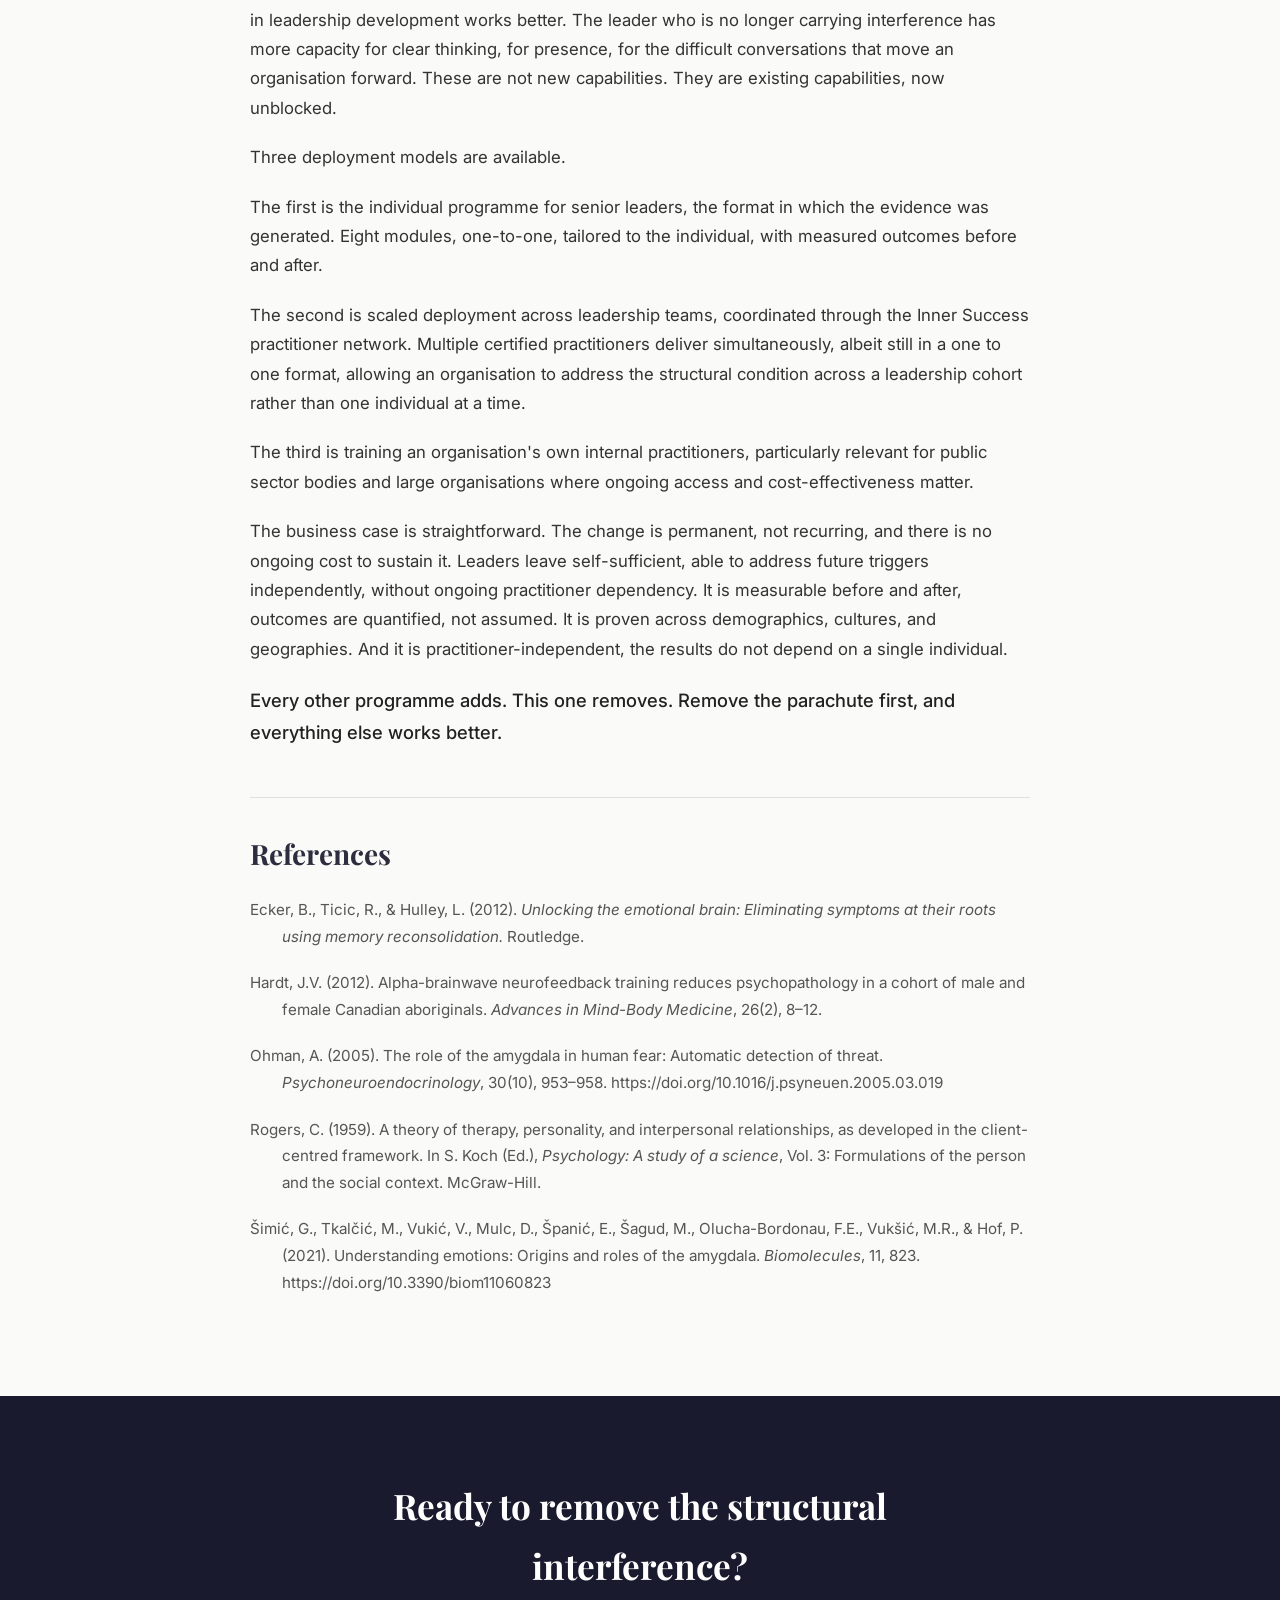
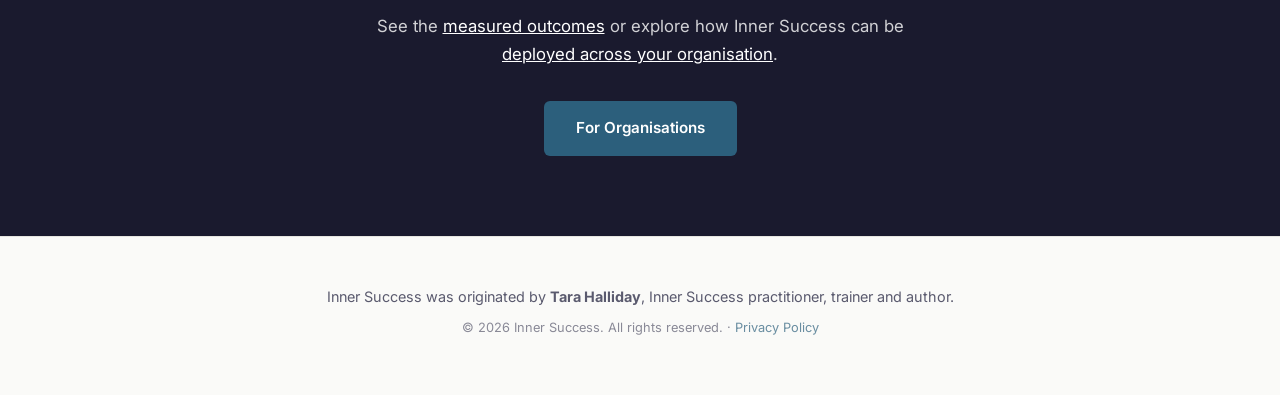
<file: white-paper.html>
<!DOCTYPE html>
<html lang="en">
<head>
    <meta charset="UTF-8">
    <meta name="viewport" content="width=device-width, initial-scale=1.0">
    <title>Inner Success White Paper | Structural Interference and Leadership Capability</title>
    <meta name="description" content="Research white paper: Removing the Structural Drag on Leadership Performance. Evidence for a root-cause approach across thirty-one leaders and nine independent practitioners.">

    <!-- Canonical URL -->
    <link rel="canonical" href="https://innersuccess.me/white-paper.html">

    <!-- Favicon -->
    <link rel="icon" href="favicon.svg" type="image/svg+xml">

    <!-- Theme colour -->
    <meta name="theme-color" content="#1A1A2E">

    <!-- Open Graph -->
    <meta property="og:type" content="article">
    <meta property="og:site_name" content="Inner Success">
    <meta property="og:title" content="Inner Success White Paper | Structural Interference and Leadership Capability">
    <meta property="og:description" content="Research white paper: Removing the Structural Drag on Leadership Performance. Evidence for a root-cause approach across thirty-one leaders and nine independent practitioners.">
    <meta property="og:url" content="https://innersuccess.me/white-paper.html">
    <meta property="og:image" content="https://innersuccess.me/images/og-image.png">
    <meta property="og:image:alt" content="Inner Success logo">
    <meta property="og:image:width" content="1200">
    <meta property="og:image:height" content="630">
    <meta property="article:author" content="Tara Halliday">

    <!-- Twitter / X -->
    <meta name="twitter:card" content="summary_large_image">
    <meta name="twitter:title" content="Inner Success White Paper | Structural Interference and Leadership Capability">
    <meta name="twitter:description" content="Research white paper: Removing the Structural Drag on Leadership Performance. Evidence for a root-cause approach across thirty-one leaders and nine independent practitioners.">
    <meta name="twitter:image" content="https://innersuccess.me/images/og-image.png">
    <meta name="twitter:image:alt" content="Inner Success logo">

    <link rel="preconnect" href="https://fonts.googleapis.com">
    <link rel="preconnect" href="https://fonts.gstatic.com" crossorigin>
    <link href="https://fonts.googleapis.com/css2?family=Inter:wght@400;500;600;700&family=Playfair+Display:wght@600;700&display=swap" rel="stylesheet">
    <link rel="stylesheet" href="styles.css">

    <!-- Structured Data -->
    <script type="application/ld+json">
    {
      "@context": "https://schema.org",
      "@type": "ScholarlyArticle",
      "name": "Removing the Structural Drag on Leadership Performance: Evidence for a Root-Cause Approach",
      "headline": "Removing the Structural Drag on Leadership Performance",
      "description": "Research white paper: evidence for a root-cause approach that removes structural interference in leaders. Measured outcomes across thirty-one participants and nine independent practitioners.",
      "author": {
        "@type": "Person",
        "name": "Tara Halliday"
      },
      "publisher": {
        "@type": "Organization",
        "name": "Inner Success",
        "url": "https://innersuccess.me"
      },
      "url": "https://innersuccess.me/white-paper.html",
      "isPartOf": {
        "@type": "WebSite",
        "name": "Inner Success",
        "url": "https://innersuccess.me"
      }
    }
    </script>

    <style>
        .paper-body {
            max-width: 780px;
            margin: 0 auto;
        }
        .paper-body h2 {
            font-family: 'Playfair Display', serif;
            font-size: 1.75rem;
            margin: 3rem 0 1.25rem;
            padding-top: 2rem;
            border-top: 1px solid #e0e0e0;
        }
        .paper-body h2:first-child {
            border-top: none;
            padding-top: 0;
        }
        .paper-body h3 {
            font-size: 1.1rem;
            margin: 1.5rem 0 0.75rem;
        }
        .paper-body p {
            font-size: 1.05rem;
            line-height: 1.75;
            margin-bottom: 1.25rem;
            color: #333;
        }
        .paper-body .lead-text {
            font-size: 1.15rem;
            color: #222;
        }
        .paper-body strong {
            color: #111;
        }
        .paper-body .phase-block {
            margin-bottom: 1.25rem;
        }
        .references {
            font-size: 0.95rem;
            line-height: 1.7;
            color: #555;
        }
        .references p {
            font-size: 0.95rem;
            color: #555;
            padding-left: 2rem;
            text-indent: -2rem;
        }
    </style>
</head>
<body>

    <nav class="nav">
        <div class="nav-inner">
            <a href="index.html" class="nav-logo">Inner Success</a>
            <div class="nav-links">
                <a href="programme.html" class="nav-link">The Programme</a>
                <a href="what-changes.html" class="nav-link">What Changes</a>
                <a href="organisations.html" class="nav-link">For Organisations</a>
                <a href="evidence.html" class="nav-link">Evidence</a>
            </div>
            <button class="nav-toggle" aria-label="Toggle menu">
                <span></span><span></span><span></span>
            </button>
        </div>
    </nav>

    <header class="page-header">
        <div class="container">
            <h1 class="page-title">Removing the Structural Drag on Leadership Performance</h1>
            <p class="page-subtitle">Evidence for a Root-Cause Approach</p>
            <p class="page-subtitle" style="font-size: 1rem; margin-top: 0.5rem; opacity: 0.85;">Dr Tara Halliday, Complete Success Ltd &middot; 27th Feb 2026 (Preliminary findings)</p>
        </div>
    </header>

    <section class="section">
        <div class="container">
            <div class="paper-body">

                <h2>Executive Summary</h2>

                <p>Athletes use training parachutes, small canopies that create resistance while running. They build strength. But you are meant to take them off.</p>

                <p>Almost every leader is running with one they do not know is there. Early in life, they developed an unconscious pattern, a way of responding to pressure that helped them perform, achieve, and succeed. It worked. But it is still attached, quietly creating drag on everything they do.</p>

                <p>This structural condition is near-universal and not a deficit. It is unconscious, and usually only becomes fully visible at high levels of performance, where even small amounts of friction make a meaningful difference to decision-making, resilience, and presence.</p>

                <p>Inner Success is an eight-module, one-to-one programme that removes this condition permanently. It does not add skills, frameworks, or coping strategies. It removes the source of interference. When the drag is gone, leaders do not learn new behaviours. They find that the old patterns of friction simply stop appearing. As participants consistently report: they forgot to react.</p>

                <p>Outcomes tracked across years of delivery with senior executives show a statistically significant reduction in the structural condition across every completing participant. Subsequently, nine independently certified practitioners delivering the programme to their own clients have produced consistent results regardless of who delivers the programme. Follow-up data at one year and five years indicates the shift holds, and in some cases deepens, without ongoing maintenance or effort. Leaders leave the programme self-sufficient, able to address future triggers independently, with no ongoing dependency on a practitioner.</p>

                <p>The implication for organisations is direct: this is an impactful programme. Remove the structural drag first, and every other investment in leadership development works better.</p>

                <h2>The Problem: The Gap Between Knowing and Reacting</h2>

                <p>There is a pattern that shows up repeatedly in senior leadership. Capable, experienced leaders; people with strong track records, respected by their peers, and effective in their roles, find themselves reacting in ways that do not match what they know.</p>

                <p>They know the situation does not warrant the level of preparation they are putting in. They know they are qualified for the opportunity they are hesitating on. They know the feedback is not personal. Yet the reaction still comes.</p>

                <p class="lead-text">The gap between knowing and reacting is the problem.</p>

                <p>This is not about skill. It is not about experience. And it does not resolve with time. Leaders consistently report patterns that have been present across their entire careers, patterns that have not shifted despite other development programmes, coaching, or simply waiting.</p>

                <p>The simplest way to understand this is through the training parachute. Early in life, every leader developed an unconscious way of responding to pressure. It helped them perform, achieve, and succeed. It worked, but it is still attached. The drag it creates may be subtle enough to go unnoticed, or it may be more obvious. Either way, it is significant enough to shape how a leader thinks, decides, and operates under pressure.</p>

                <p>What makes it difficult to address is that the condition is structural. It sits beneath conscious awareness and triggers the nervous system's stress response automatically, before conscious thought is involved. The specific ways this shows up vary by individual, but the underlying mechanism is the same: the condition triggers a stress response, and the stress response creates the friction.</p>

                <p>Critically, this is not a self-reinforcing cycle that can be interrupted at any point. The causal arrow runs one way. The condition produces the friction. Remove the condition, and the friction resolves.</p>

                <p>The cost to organisations is real and ongoing: suboptimal decision-making under pressure, reduced presence and impact in senior roles, and the quiet loss of leaders who leave roles they were excelling in because the internal friction became unsustainable. This is not due to any failure or lack of capability on the part of the leaders, simply the natural consequence of this frictional drag.</p>

                <h2>The Root Cause: Conditional Worth</h2>

                <p>Carl Rogers (1959) described a near-universal pattern developed in early childhood: the belief that one's worth is conditional, that it varies depending on what you do, how you perform, and how others respond to you. This is not a disorder. It is a normalised societal development pattern. Almost everyone has it. It develops through ordinary experiences, the accumulation of moments where approval, attention, or safety appeared to depend on behaviour or achievement.</p>

                <p>The pattern persists into adulthood, long after it has served any useful purpose. And it has a specific neurological consequence.</p>

                <p>The brain's threat-detection system, centred on the amygdala, monitors for situations where worth might be &lsquo;at risk&rsquo;, i.e. it is a survival threat. When it detects a potential threat, the amygdala triggers the physiological stress response. This happens fast. The amygdala receives sensory information up to 400 milliseconds before that information reaches the prefrontal cortex, the brain's centre for logical thinking and strategic planning (Ohman, 2005; &#352;imi&#263; et al., 2021). By the time conscious thought catches up, the stress response is already running. The body has already diverted resources away from clear thinking. The reaction is already in motion.</p>

                <p>This is precisely why cognitive strategies such as mindset work, reframing exercises, or skills training have limited lasting effect on these patterns. These engage the prefrontal cortex, however the trigger fires before the prefrontal cortex is involved. You cannot think your way out of a response that begins before thinking starts.</p>

                <p>The structural nature of the condition matters too. No single event created it, so no single insight can resolve it. It was built up across many experiences in early life, each one reinforcing the brain's model that worth is conditional. This is why leaders can intellectually understand that they are well qualified, that the situation is manageable, that the feedback is not personal, and still find the reaction appearing. The understanding lives in one part of the brain. The trigger lives in another. They operate on different timescales and through different mechanisms.</p>

                <p>Attempts to address the downstream effect can have some surface-level relief but they do not address the underlying condition. The interference persists because the root cause was untouched.</p>

                <h2>The Inner Success Programme</h2>

                <p>Inner Success is an eight-module programme delivered one-to-one, tailored to the individual leader. It works across four phases.</p>

                <div class="phase-block">
                    <p><strong>Phase One: Stabilisation and Awareness (Modules 1&ndash;3).</strong> The programme begins by calming the nervous system, building a foundation of practical support, and developing the leader's ability to recognise when their system is becoming activated. Participants begin to notice patterns in the situations, environments, and dynamics that create interference, with a clarity that replaces confusion. They apply techniques to calm the nervous system in shorter and longer timeframes which brings some relief. This creates the physiological and perceptual conditions necessary for the deeper work that follows.</p>
                </div>

                <div class="phase-block">
                    <p><strong>Phase Two: Pattern Recognition (Module 4).</strong> Leaders learn a clear framework for understanding how conditional worth drives behaviour, in themselves and in others. This provides a powerful shift in perception: behaviour that once felt personal becomes interpretable. Leaders can suddenly see the pattern behind dynamics they have been navigating their entire careers. But insight alone does not remove the interference.</p>
                </div>

                <div class="phase-block">
                    <p><strong>Phase Three: Trigger Removal (Modules 5&ndash;6).</strong> This is the core of the programme. Using a structured process of precise release, applied systematically to past experiences that reinforce the conditional worth pattern, the triggers attached to those experiences are removed. Each experience processed reduces the brain's stored evidence that worth is conditional. Over the course of processing multiple experiences, starting with minor ones and gradually working towards more significant material, the underlying pattern shifts. The pace is carefully managed: no experience is tackled until the individual is confident and ready.</p>

                    <p>This is not therapy, we're not talking through or reframing the past. Instead we're systematically removing the triggers that make us react.</p>

                    <p>The shift is then extended to self-acceptance, how participants relate to their own mistakes, perceived failures, and self-judgements. The science underpinning this process, neuroregulation, the role of the amygdala in threat detection, and the potential involvement of memory reconsolidation (Ecker et al., 2012) is well established, though the specific application in this context represents original work.</p>
                </div>

                <div class="phase-block">
                    <p><strong>Phase Four: Self-Sufficiency (Modules 7&ndash;8).</strong> Participants learn how to apply the process themselves whenever new triggers appear in the future. They become able to recognise activation early, identify the underlying pattern, and remove the trigger independently. The method becomes a permanent capability. The programme concludes with building positive anticipation for future situations, embedding the change at the level of expectation rather than just memory.</p>
                </div>

                <p>Three features distinguish this programme from conventional leadership development.</p>

                <p>First, it is a closed process. There is no need for ongoing maintenance, follow-up sessions, and there are no coping strategies to practise. The programme is completed, and the change holds. Second, the programme does not target the friction directly. It removes the condition that creates it. Third, leaders leave with the ability to address future triggers themselves, creating permanent self-sufficiency rather than ongoing dependency on a practitioner.</p>

                <h2>Outcomes: What the Practice Data Shows</h2>

                <p>The evidence presented here comes from systematic outcome tracking across years of delivery in the originator's professional practice. Every participant was measured before and after the programme using a validated psychometric instrument and interview, and their progress documented in real time. This was not retrospective analysis, measurement was built into the programme from the start.</p>

                <p><strong>Participants.</strong> Thirty-three adults began the programme; 31 completed it. All were senior executives and consultants, aged 34 to 60 (average age 45). The group comprised 17 men, 13 women, and one transgender person, from nine countries across five continents. All were healthy, high-functioning professionals.</p>

                <p><strong>What was measured.</strong> At the start of the programme, each participant identified the two or three areas where the structural condition most interfered with their leadership, the moments where the gap between knowing and reacting was most apparent. These were scored 0&ndash;10 for intensity and impact. The same areas were scored again at programme completion. This approach ensured the most meaningful interference points were tracked for each individual. All areas were also checked at programme end to confirm no new friction had appeared elsewhere.</p>

                <p><strong>Results.</strong> Before the programme, the average interference score was 8.16 out of 10 (SD = 1.17). After the programme, it was 2.86 (SD = 2.06). A paired-samples t-test confirmed the difference was statistically significant: t(91) = 29.89, p &lt; .001. Every completing participant reported significant positive transformation.</p>

                <p>The post-programme average score of 2.86 reflected what participants described as the natural, healthy pressure of demanding roles, stimulating rather than depleting. The drag had been removed; the demands of the role remained.</p>

                <p>Two points deserve emphasis. First, the specific interference points were not targeted directly. They resolved as a consequence of removing the underlying condition. This supports the theory that these patterns are downstream effects of conditional worth, not independent problems requiring separate treatment.</p>

                <p>Second, a consistent pattern emerged across participants that captures the nature of the change: leaders would encounter a situation that would have previously triggered a strong reaction, and realise afterwards that they had simply forgotten to react. The trigger was gone. There was nothing to manage. Colleagues, partners, and line managers independently observed these changes without being told about the programme. The shift was visible to others, not just felt internally.</p>

                <h2>Practitioner Independence: Scaling Beyond the Originator</h2>

                <p>A natural question for any approach developed by a single practitioner: are the results a product of the programme, or of the individual delivering it?</p>

                <p>The originator's practice data was generated by one practitioner. To test whether the programme itself was driving the outcomes, a formal training programme was conducted. Nine practitioners were trained in the Inner Success methodology. Each went through the programme themselves first, experiencing the shift personally before learning to deliver it. Each then delivered the programme to three clients under supervision.</p>

                <p>Clients of certified practitioners completed a 20-facet conditionality assessment before and after the programme, a psychometric instrument measuring the structural condition directly. Before and after average scores dropped from 67% to 22%. This added a second measurement dimension beyond the tracking used in the originator's practice. Correlating results to the first study, interference scores showed the same pattern of significant improvement, with average scores from 8.6/10 before to 3.2/10 afterwards (preliminary data, this research has not yet completed).</p>

                <p>The consistency of outcomes across nine different practitioners, each with different professional backgrounds, training histories, and client relationships, provides preliminary evidence that the results are programme-dependent, not practitioner-dependent. The methodology, not the individual, is doing the work.</p>

                <h2>Sustained Change</h2>

                <p>The practice outcomes described above were measured at programme completion. A reasonable question follows: does the change last?</p>

                <p>Two further data points address this. First, a related programme using the same core method tracked outcomes at one year post-completion and found that results had slightly improved beyond the immediate post-programme scores (Hardt, 2012), suggesting the change is generative, not decaying. Second, five participants from the originator's practice were interviewed approximately five years after completing the programme. All reported that the shift had been sustained, and several described it as having deepened.</p>

                <p>An NHS consultant described the improvements as permanent, old relational patterns cleared entirely. A CEO reported that reactivity had not returned and that he had passed the techniques on to his children. A senior partner, three years later, took over a major client base from a retiring superstar in the field and found the transition straightforward, with no self-doubt. A global CMO, facing a severe life event two years after the programme, navigated it with a resilience she did not believe she would have had before. A business development leader used the shift to support others through a reorganisation, and later navigated retirement with comfort.</p>

                <p>The programme requires no ongoing maintenance, no follow-up sessions, and no effort-based strategies for sustaining the change. Some clients received standard leadership coaching at work after the programme, and the coaches noted this was more effective than usual. The fact that results hold, and in some cases deepen, without any of these supports the conclusion that the intervention addresses a root cause rather than managing friction. When the parachute is removed, it stays removed.</p>

                <h2>Implications for Organisations</h2>

                <p>The conventional approach to leadership development is additive: add skills, add frameworks, add self-awareness, add resilience strategies. These investments are valuable, but they are working against an invisible headwind. If a leader is carrying structural drag, every skill and framework they learn is operating at reduced efficiency. They are running with the parachute on.</p>

                <p>Inner Success process is systematic. Remove the structural drag first, and every other investment in leadership development works better. The leader who is no longer carrying interference has more capacity for clear thinking, for presence, for the difficult conversations that move an organisation forward. These are not new capabilities. They are existing capabilities, now unblocked.</p>

                <p>Three deployment models are available.</p>

                <p>The first is the individual programme for senior leaders, the format in which the evidence was generated. Eight modules, one-to-one, tailored to the individual, with measured outcomes before and after.</p>

                <p>The second is scaled deployment across leadership teams, coordinated through the Inner Success practitioner network. Multiple certified practitioners deliver simultaneously, albeit still in a one to one format, allowing an organisation to address the structural condition across a leadership cohort rather than one individual at a time.</p>

                <p>The third is training an organisation's own internal practitioners, particularly relevant for public sector bodies and large organisations where ongoing access and cost-effectiveness matter.</p>

                <p>The business case is straightforward. The change is permanent, not recurring, and there is no ongoing cost to sustain it. Leaders leave self-sufficient, able to address future triggers independently, without ongoing practitioner dependency. It is measurable before and after, outcomes are quantified, not assumed. It is proven across demographics, cultures, and geographies. And it is practitioner-independent, the results do not depend on a single individual.</p>

                <p class="lead-text">Every other programme adds. This one removes. Remove the parachute first, and everything else works better.</p>

                <h2>References</h2>

                <div class="references">
                    <p>Ecker, B., Ticic, R., &amp; Hulley, L. (2012). <em>Unlocking the emotional brain: Eliminating symptoms at their roots using memory reconsolidation.</em> Routledge.</p>

                    <p>Hardt, J.V. (2012). Alpha-brainwave neurofeedback training reduces psychopathology in a cohort of male and female Canadian aboriginals. <em>Advances in Mind-Body Medicine</em>, 26(2), 8&ndash;12.</p>

                    <p>Ohman, A. (2005). The role of the amygdala in human fear: Automatic detection of threat. <em>Psychoneuroendocrinology</em>, 30(10), 953&ndash;958. https://doi.org/10.1016/j.psyneuen.2005.03.019</p>

                    <p>Rogers, C. (1959). A theory of therapy, personality, and interpersonal relationships, as developed in the client-centred framework. In S. Koch (Ed.), <em>Psychology: A study of a science</em>, Vol. 3: Formulations of the person and the social context. McGraw-Hill.</p>

                    <p>&#352;imi&#263;, G., Tkal&#269;i&#263;, M., Vuki&#263;, V., Mulc, D., &#352;pani&#263;, E., &#352;agud, M., Olucha-Bordonau, F.E., Vuk&#353;i&#263;, M.R., &amp; Hof, P. (2021). Understanding emotions: Origins and roles of the amygdala. <em>Biomolecules</em>, 11, 823. https://doi.org/10.3390/biom11060823</p>
                </div>

            </div>
        </div>
    </section>

    <section class="section section-dark">
        <div class="container cta-block">
            <h2>Ready to remove the structural interference?</h2>
            <p>See the <a href="evidence.html" style="color: white; text-decoration: underline;">measured outcomes</a> or explore how Inner Success can be <a href="organisations.html" style="color: white; text-decoration: underline;">deployed across your organisation</a>.</p>
            <a href="organisations.html" class="btn btn-primary">For Organisations</a>
        </div>
    </section>

    <footer class="footer">
        <div class="container footer-inner">
            <p>Inner Success was originated by <strong>Tara Halliday</strong>, Inner Success practitioner, trainer and author.</p>
            <p class="footer-small">&copy; 2026 Inner Success. All rights reserved. &middot; <a href="privacy.html">Privacy Policy</a></p>
        </div>
    </footer>

    <script src="script.js"></script>
</body>
</html>
</file>
<file: styles.css>
/* ===========================
   Inner Success, Stylesheet
   =========================== */

:root {
    --color-bg: #FAFAF8;
    --color-white: #FFFFFF;
    --color-dark: #1A1A2E;
    --color-text: #2D2D3F;
    --color-text-light: #5A5A6E;
    --color-accent: #2C5F7C;
    --color-accent-dark: #1E4358;
    --color-accent-light: #E8F0F5;
    --color-warm: #D4A853;
    --color-warm-light: #FBF5E8;
    --color-border: #E5E5E0;
    --color-section-alt: #F2F2EE;
    --font-heading: 'Playfair Display', Georgia, serif;
    --font-body: 'Inter', -apple-system, BlinkMacSystemFont, sans-serif;
    --max-width: 1100px;
    --spacing: 2rem;
}

/* Reset */
*, *::before, *::after { box-sizing: border-box; margin: 0; padding: 0; }

html { scroll-behavior: smooth; }

body {
    font-family: var(--font-body);
    color: var(--color-text);
    background: var(--color-bg);
    line-height: 1.7;
    font-size: 1rem;
    -webkit-font-smoothing: antialiased;
}

img { max-width: 100%; display: block; }
a { color: var(--color-accent); text-decoration: none; }

.container {
    max-width: var(--max-width);
    margin: 0 auto;
    padding: 0 1.5rem;
}

/* ===========================
   Navigation
   =========================== */

.nav {
    position: fixed;
    top: 0;
    left: 0;
    right: 0;
    z-index: 100;
    background: rgba(250, 250, 248, 0.95);
    backdrop-filter: blur(10px);
    border-bottom: 1px solid var(--color-border);
}

.nav-inner {
    max-width: var(--max-width);
    margin: 0 auto;
    padding: 0 1.5rem;
    display: flex;
    align-items: center;
    justify-content: space-between;
    height: 70px;
}

.nav-logo {
    font-family: var(--font-heading);
    font-size: 1.4rem;
    font-weight: 700;
    color: var(--color-dark);
    letter-spacing: -0.02em;
}

.nav-links {
    display: flex;
    gap: 2rem;
}

.nav-link {
    font-size: 0.9rem;
    font-weight: 500;
    color: var(--color-text-light);
    transition: color 0.2s;
    position: relative;
}

.nav-link:hover,
.nav-link.active {
    color: var(--color-dark);
}

.nav-link.active::after {
    content: '';
    position: absolute;
    bottom: -4px;
    left: 0;
    right: 0;
    height: 2px;
    background: var(--color-accent);
    border-radius: 1px;
}

.nav-toggle {
    display: none;
    background: none;
    border: none;
    cursor: pointer;
    padding: 0.5rem;
    flex-direction: column;
    gap: 5px;
}

.nav-toggle span {
    display: block;
    width: 24px;
    height: 2px;
    background: var(--color-dark);
    border-radius: 2px;
    transition: 0.3s;
}

/* ===========================
   Hero
   =========================== */

.hero {
    padding: 10rem 0 6rem;
    background: linear-gradient(165deg, var(--color-bg) 0%, var(--color-accent-light) 100%);
    text-align: center;
}

.hero-label {
    font-size: 0.85rem;
    font-weight: 600;
    text-transform: uppercase;
    letter-spacing: 0.15em;
    color: var(--color-accent);
    margin-bottom: 1.5rem;
}

.hero-title {
    font-family: var(--font-heading);
    font-size: clamp(2.2rem, 5vw, 3.5rem);
    font-weight: 700;
    color: var(--color-dark);
    line-height: 1.2;
    margin-bottom: 1.5rem;
}

.hero-highlight {
    color: var(--color-accent);
}

.hero-subtitle {
    font-size: 1.15rem;
    color: var(--color-text-light);
    max-width: 600px;
    margin: 0 auto 2.5rem;
    line-height: 1.7;
}

/* Page header (inner pages) */
.page-header {
    padding: 9rem 0 4rem;
    background: linear-gradient(165deg, var(--color-bg) 0%, var(--color-accent-light) 100%);
    text-align: center;
}

.page-title {
    font-family: var(--font-heading);
    font-size: clamp(2rem, 4vw, 3rem);
    font-weight: 700;
    color: var(--color-dark);
    margin-bottom: 1rem;
}

.page-subtitle {
    font-size: 1.1rem;
    color: var(--color-text-light);
    max-width: 650px;
    margin: 0 auto;
    line-height: 1.7;
}

/* ===========================
   Buttons
   =========================== */

.btn {
    display: inline-block;
    font-family: var(--font-body);
    font-size: 0.95rem;
    font-weight: 600;
    padding: 0.9rem 2rem;
    border-radius: 6px;
    transition: all 0.2s;
    cursor: pointer;
    border: none;
}

.btn-primary {
    background: var(--color-accent);
    color: white;
}

.btn-primary:hover {
    background: var(--color-accent-dark);
    transform: translateY(-1px);
    box-shadow: 0 4px 12px rgba(44, 95, 124, 0.3);
}

.btn-secondary {
    background: transparent;
    color: var(--color-accent);
    border: 2px solid var(--color-accent);
}

.btn-secondary:hover {
    background: var(--color-accent);
    color: white;
}

/* ===========================
   Sections
   =========================== */

.section {
    padding: 5rem 0;
}

.section-alt {
    background: var(--color-section-alt);
}

.section-dark {
    background: var(--color-dark);
    color: white;
}

.section-title {
    font-family: var(--font-heading);
    font-size: clamp(1.6rem, 3vw, 2.2rem);
    font-weight: 700;
    color: var(--color-dark);
    margin-bottom: 2rem;
    text-align: center;
}

.section-dark .section-title {
    color: white;
}

.section-intro {
    text-align: center;
    color: var(--color-text-light);
    max-width: 650px;
    margin: -0.5rem auto 3rem;
    font-size: 1.05rem;
}

/* Constrain standalone body paragraphs so they sit visually centred
   beneath the centred section titles, while staying left-aligned. */
.section > .container > p,
.section > .container > .lead-text {
    max-width: 740px;
    margin-left: auto;
    margin-right: auto;
}

.lead-text {
    font-size: 1.15rem;
    font-weight: 500;
    color: var(--color-dark);
    line-height: 1.6;
    margin-bottom: 1rem;
}

/* ===========================
   Metaphor Block
   =========================== */

.metaphor-block {
    max-width: 700px;
    margin: 0 auto;
    text-align: center;
}

.metaphor-image {
    margin: 1.5rem auto 2rem;
    max-width: 280px;
}

.metaphor-image img {
    width: 100%;
    max-height: 360px;
    object-fit: cover;
    border-radius: 10px;
    box-shadow: 0 4px 20px rgba(0,0,0,0.08);
}

.metaphor-explainer {
    font-size: 0.95rem;
    color: var(--color-text-light);
    font-style: italic;
    margin-bottom: 1.5rem;
    padding: 1rem 1.5rem;
    background: var(--color-accent-light);
    border-radius: 8px;
}

.metaphor-text {
    font-family: var(--font-heading);
    font-size: 1.5rem;
    color: var(--color-dark);
    line-height: 1.5;
    margin-bottom: 1.5rem;
}

.metaphor-content p {
    margin-bottom: 1rem;
    font-size: 1.05rem;
    color: var(--color-text);
}

.metaphor-content strong {
    color: var(--color-dark);
}

.proof-signal {
    font-size: 0.9rem;
    color: var(--color-text-light);
    margin-top: 2rem;
    padding-top: 1.5rem;
    border-top: 1px solid var(--color-border);
}

.proof-signal a {
    font-weight: 500;
}

/* ===========================
   Feature Cards
   =========================== */

.features-grid {
    display: grid;
    grid-template-columns: repeat(2, 1fr);
    gap: 2rem;
}

.feature-card {
    background: var(--color-white);
    border: 1px solid var(--color-border);
    border-radius: 10px;
    padding: 2rem;
    transition: box-shadow 0.2s;
}

.feature-card:hover {
    box-shadow: 0 4px 20px rgba(0,0,0,0.06);
}

.feature-icon {
    width: 48px;
    height: 48px;
    background: var(--color-accent-light);
    border-radius: 10px;
    display: flex;
    align-items: center;
    justify-content: center;
    color: var(--color-accent);
    margin-bottom: 1rem;
}

.feature-card h3 {
    font-family: var(--font-heading);
    font-size: 1.15rem;
    color: var(--color-dark);
    margin-bottom: 0.5rem;
}

.feature-card p {
    font-size: 0.95rem;
    color: var(--color-text-light);
    line-height: 1.6;
}

/* ===========================
   Two Column Layout
   =========================== */

.two-col {
    display: grid;
    grid-template-columns: 1fr 1fr;
    gap: 4rem;
    align-items: start;
}

.two-col p {
    margin-bottom: 1rem;
}

.aside-block {
    background: var(--color-warm-light);
    border-left: 4px solid var(--color-warm);
    border-radius: 0 10px 10px 0;
    padding: 2rem;
}

.aside-block h3 {
    font-family: var(--font-heading);
    font-size: 1.15rem;
    color: var(--color-dark);
    margin-bottom: 0.75rem;
}

.aside-block p {
    font-size: 0.95rem;
    color: var(--color-text);
}

/* ===========================
   Check List
   =========================== */

.check-list {
    list-style: none;
    padding: 0;
    margin: 1rem 0;
}

.check-list li {
    position: relative;
    padding-left: 1.75rem;
    margin-bottom: 0.75rem;
    font-size: 0.95rem;
}

.check-list li::before {
    content: '';
    position: absolute;
    left: 0;
    top: 0.35em;
    width: 8px;
    height: 14px;
    border-right: 2px solid var(--color-accent);
    border-bottom: 2px solid var(--color-accent);
    transform: rotate(45deg);
}

.arrow-list {
    list-style: none;
    padding: 0;
    margin: 1rem 0;
}

.arrow-list li {
    position: relative;
    padding-left: 1.75rem;
    margin-bottom: 0.75rem;
    font-size: 0.95rem;
}

.arrow-list li::before {
    content: url("data:image/svg+xml,%3Csvg xmlns='http://www.w3.org/2000/svg' width='14' height='12' viewBox='0 0 14 12'%3E%3Cpath d='M0 6h10M7 2l5 4-5 4' fill='none' stroke='%232c5f7c' stroke-width='2' stroke-linecap='round' stroke-linejoin='round'/%3E%3C/svg%3E");
    position: absolute;
    left: 0;
    top: 0;
    line-height: 0;
    margin-top: 0.45em;
}

.cross-list {
    list-style: none;
    padding: 0;
    margin: 1rem 0;
}

.cross-list li {
    position: relative;
    padding-left: 1.75rem;
    margin-bottom: 0.75rem;
    font-size: 0.95rem;
    color: var(--color-text-light);
}

.cross-list li::before {
    content: '✕';
    position: absolute;
    left: 0;
    top: 0;
    font-size: 0.85rem;
    font-weight: 700;
    color: #B05050;
}

/* ===========================
   CTA Block
   =========================== */

.cta-block {
    text-align: center;
    max-width: 650px;
    margin: 0 auto;
}

.cta-block h2 {
    font-family: var(--font-heading);
    font-size: clamp(1.6rem, 3vw, 2.2rem);
    color: white;
    margin-bottom: 1rem;
}

.cta-block p {
    color: rgba(255,255,255,0.8);
    margin-bottom: 2rem;
    font-size: 1.05rem;
}

.cta-buttons {
    display: flex;
    gap: 1rem;
    justify-content: center;
    flex-wrap: wrap;
}

.cta-buttons .btn-secondary {
    border-color: rgba(255,255,255,0.4);
    color: white;
}

.cta-buttons .btn-secondary:hover {
    background: white;
    color: var(--color-dark);
    border-color: white;
}

/* ===========================
   Stats (Evidence page)
   =========================== */

.stat-stack {
    display: flex;
    flex-direction: column;
    gap: 1.25rem;
}

.stat-card {
    background: var(--color-white);
    border: 1px solid var(--color-border);
    border-radius: 10px;
    padding: 1.5rem;
}

.stat-number {
    font-family: var(--font-heading);
    font-size: 1.3rem;
    font-weight: 700;
    color: var(--color-accent);
    margin-bottom: 0.25rem;
}

.stat-label {
    font-size: 0.9rem;
    color: var(--color-text-light);
    line-height: 1.4;
}

/* ===========================
   Evidence Cards
   =========================== */

.evidence-grid {
    display: grid;
    grid-template-columns: repeat(3, 1fr);
    gap: 2rem;
}

.evidence-card {
    background: var(--color-white);
    border: 1px solid var(--color-border);
    border-radius: 10px;
    padding: 2rem;
}

.evidence-number {
    font-family: var(--font-heading);
    font-size: 2rem;
    font-weight: 700;
    color: var(--color-accent-light);
    margin-bottom: 0.5rem;
}

.evidence-card h3 {
    font-family: var(--font-heading);
    font-size: 1.1rem;
    color: var(--color-dark);
    margin-bottom: 0.75rem;
}

.evidence-card p {
    font-size: 0.9rem;
    color: var(--color-text-light);
    line-height: 1.6;
    margin-bottom: 0.75rem;
}

.evidence-result {
    font-weight: 500;
    color: var(--color-text) !important;
}

/* ===========================
   Testimonials
   =========================== */

.testimonial-grid {
    display: grid;
    grid-template-columns: repeat(3, 1fr);
    gap: 2rem;
}

.testimonial {
    background: var(--color-accent-light);
    border-radius: 10px;
    padding: 2rem;
    border: none;
    position: relative;
}

.testimonial::before {
    content: '\201C';
    font-family: var(--font-heading);
    font-size: 4rem;
    color: var(--color-accent);
    opacity: 0.2;
    position: absolute;
    top: 0.25rem;
    left: 1rem;
    line-height: 1;
}

.testimonial p {
    font-size: 0.95rem;
    font-style: italic;
    color: var(--color-text);
    line-height: 1.7;
    margin-bottom: 1rem;
    position: relative;
    z-index: 1;
}

.testimonial cite {
    font-size: 0.85rem;
    font-style: normal;
    font-weight: 600;
    color: var(--color-accent);
}

.testimonial-note {
    text-align: center;
    font-size: 0.8rem;
    color: var(--color-text-light);
    margin-top: 1.5rem;
    font-style: italic;
}

/* ===========================
   Process Cards (Orgs page)
   =========================== */

.process-grid {
    display: grid;
    grid-template-columns: repeat(3, 1fr);
    gap: 2rem;
}

.process-card {
    background: var(--color-white);
    border: 1px solid var(--color-border);
    border-radius: 10px;
    padding: 2rem;
    text-align: center;
}

.process-number {
    width: 48px;
    height: 48px;
    background: var(--color-accent);
    color: white;
    font-family: var(--font-heading);
    font-size: 1.3rem;
    font-weight: 700;
    border-radius: 50%;
    display: flex;
    align-items: center;
    justify-content: center;
    margin: 0 auto 1rem;
}

.process-card h3 {
    font-family: var(--font-heading);
    font-size: 1.1rem;
    color: var(--color-dark);
    margin-bottom: 0.75rem;
}

.process-card p {
    font-size: 0.9rem;
    color: var(--color-text-light);
    line-height: 1.6;
    text-align: left;
    margin-bottom: 0.75rem;
}

/* ===========================
   Contexts Grid (Orgs page)
   =========================== */

.contexts-grid {
    display: grid;
    grid-template-columns: repeat(2, 1fr);
    gap: 2rem;
}

.context-card {
    padding: 2rem;
    border-left: 3px solid var(--color-accent);
    background: var(--color-white);
    border-radius: 0 10px 10px 0;
}

.context-card h3 {
    font-family: var(--font-heading);
    font-size: 1.1rem;
    color: var(--color-dark);
    margin-bottom: 0.5rem;
}

.context-card p {
    font-size: 0.9rem;
    color: var(--color-text-light);
    line-height: 1.6;
}

/* ===========================
   Contact
   =========================== */

.contact-info {
    margin-top: 1rem;
}

.contact-note {
    margin-top: 0.75rem;
    font-size: 0.9rem;
    opacity: 0.7;
}

/* ===========================
   Books Section
   =========================== */

.books-section {
    max-width: 700px;
    margin: 0 auto;
    text-align: center;
}

.books-section p {
    font-size: 1.05rem;
    margin-bottom: 1rem;
}

/* ===========================
   Footer
   =========================== */

.footer {
    padding: 3rem 0;
    background: var(--color-bg);
    border-top: 1px solid var(--color-border);
}

.footer-inner {
    text-align: center;
}

.footer-inner p {
    font-size: 0.9rem;
    color: var(--color-text-light);
    margin-bottom: 0.5rem;
}

.footer-small {
    font-size: 0.8rem !important;
    opacity: 0.7;
}

/* ===========================
   Mobile Responsive
   =========================== */

@media (max-width: 900px) {
    .evidence-grid,
    .testimonial-grid,
    .process-grid {
        grid-template-columns: 1fr;
    }
}

@media (max-width: 768px) {
    .nav-links {
        display: none;
        position: absolute;
        top: 70px;
        left: 0;
        right: 0;
        background: var(--color-bg);
        border-bottom: 1px solid var(--color-border);
        flex-direction: column;
        padding: 1rem 1.5rem;
        gap: 0;
    }

    .nav-links.open {
        display: flex;
    }

    .nav-link {
        padding: 0.75rem 0;
        border-bottom: 1px solid var(--color-border);
    }

    .nav-link.active::after {
        display: none;
    }

    .nav-toggle {
        display: flex;
    }

    .hero { padding: 8rem 0 4rem; }
    .page-header { padding: 7rem 0 3rem; }
    .section { padding: 3.5rem 0; }

    .features-grid,
    .two-col,
    .contexts-grid {
        grid-template-columns: 1fr;
        gap: 2rem;
    }

    .cta-buttons {
        flex-direction: column;
        align-items: center;
    }
}
</file>
